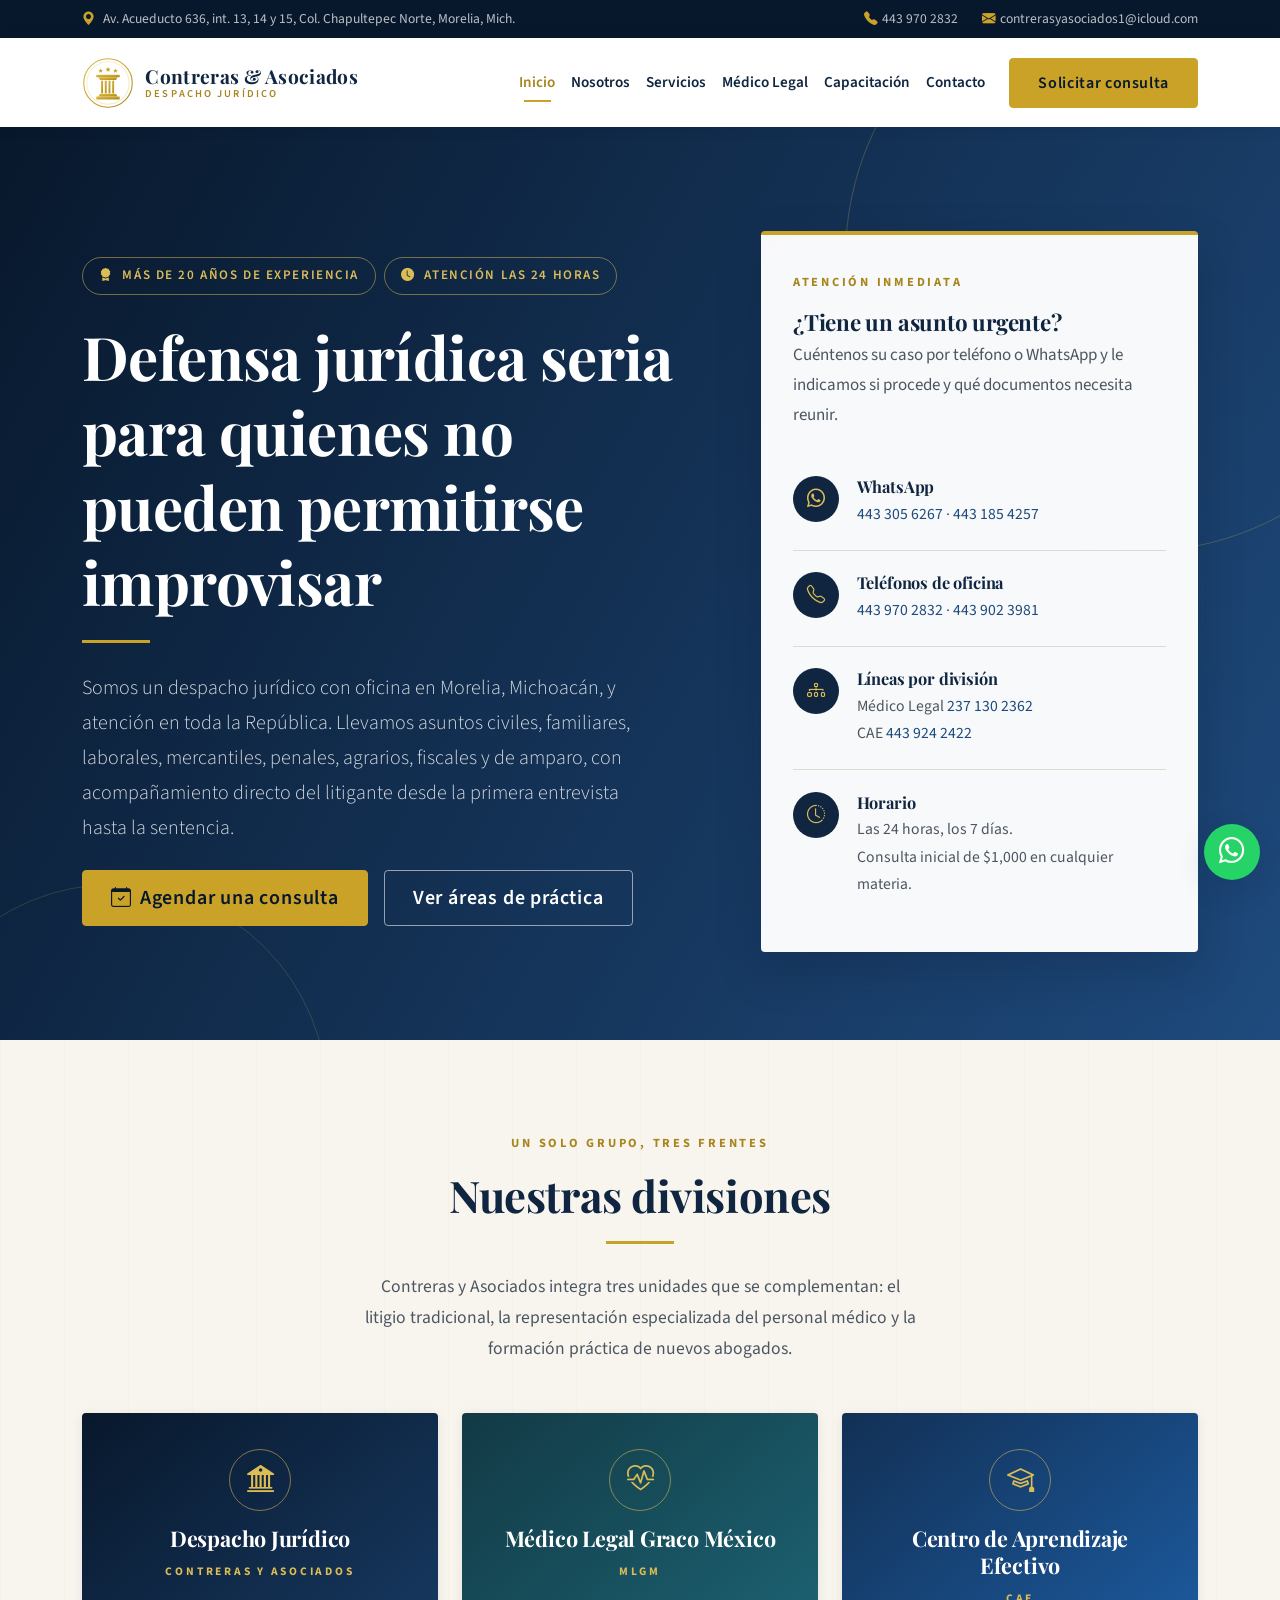
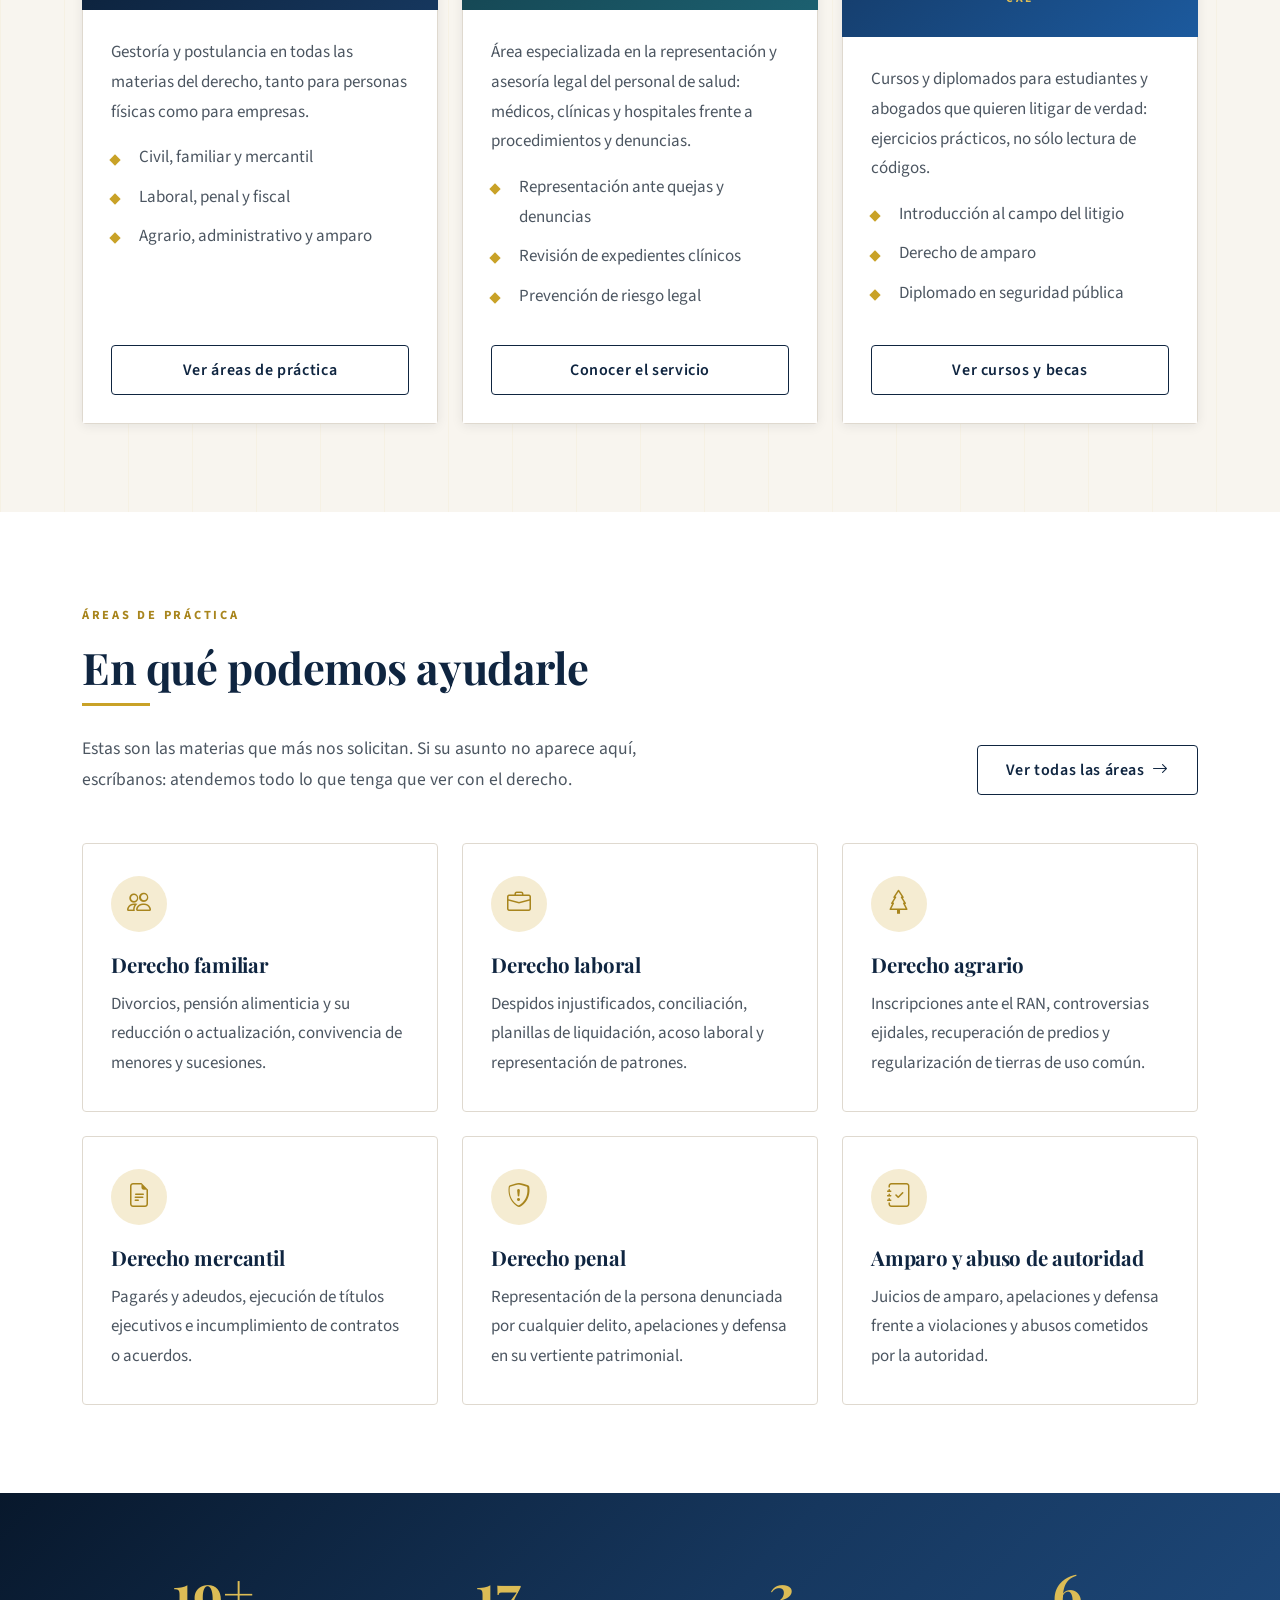
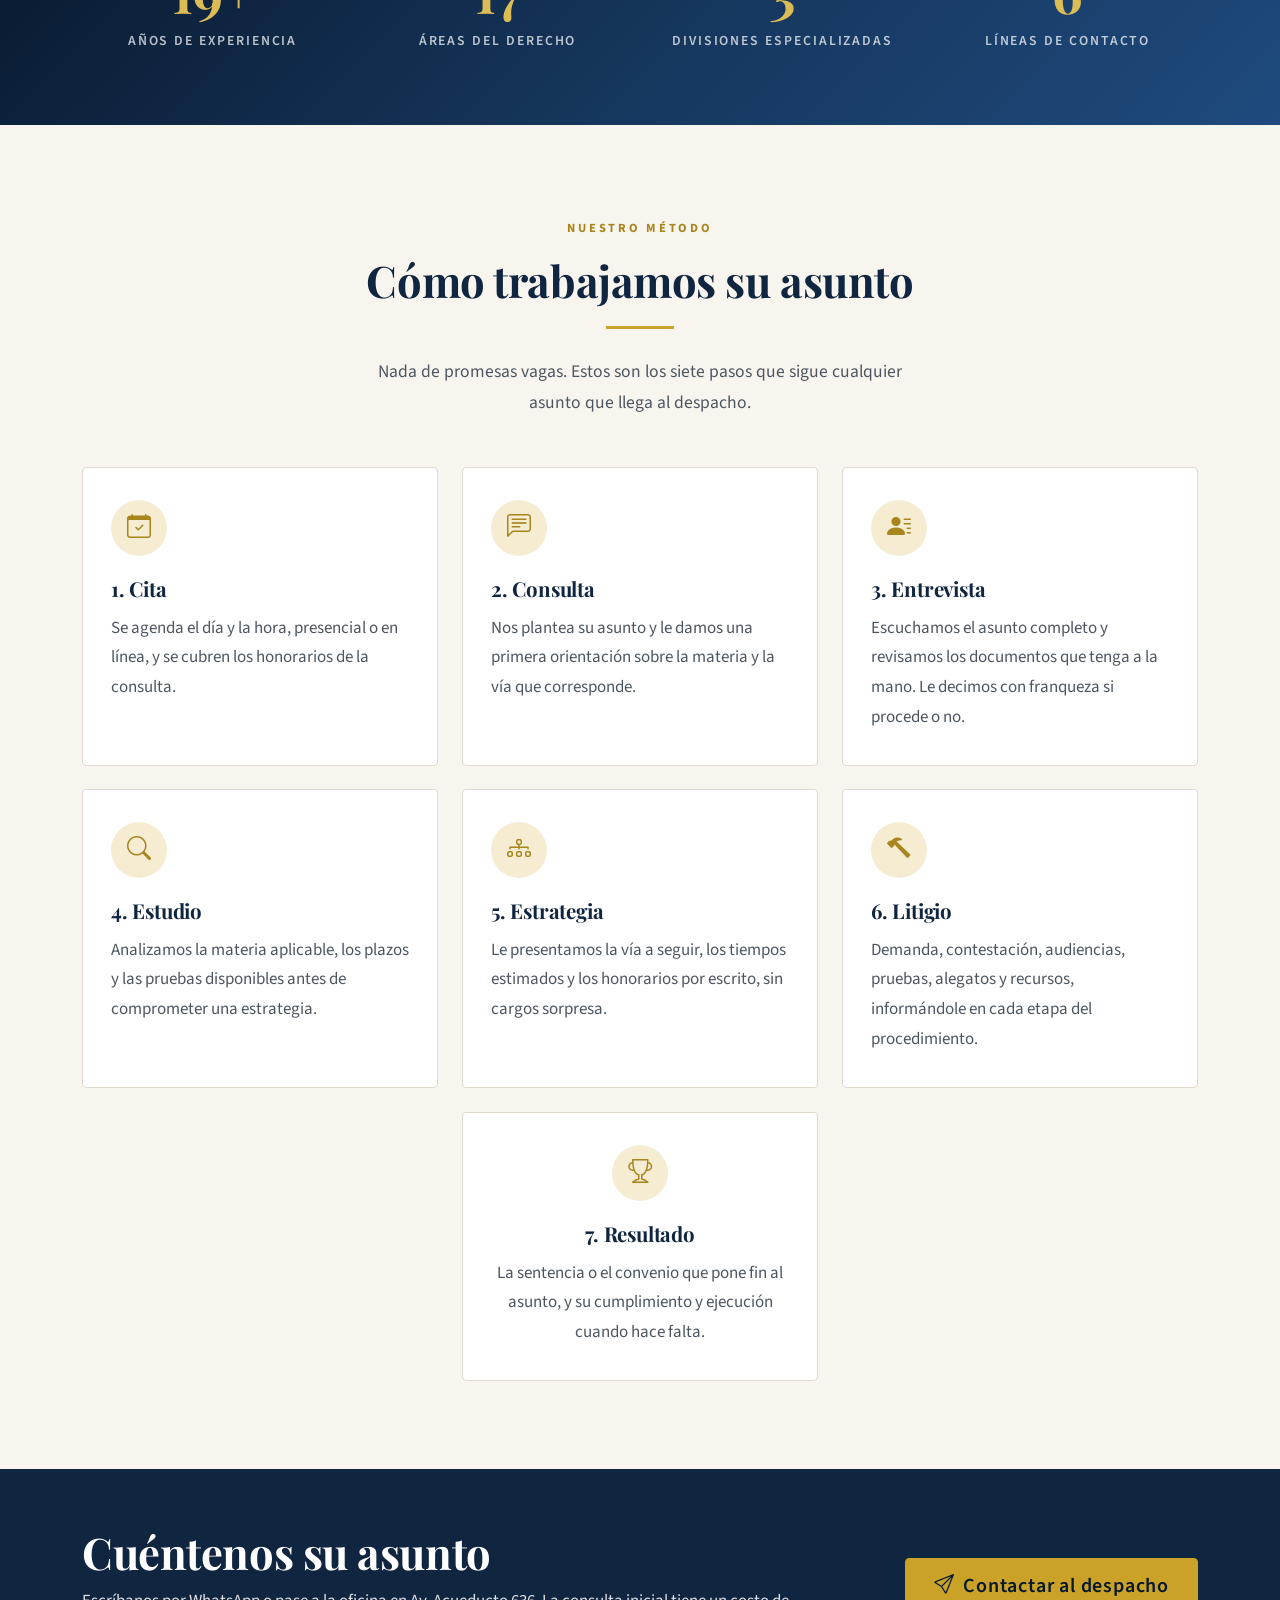
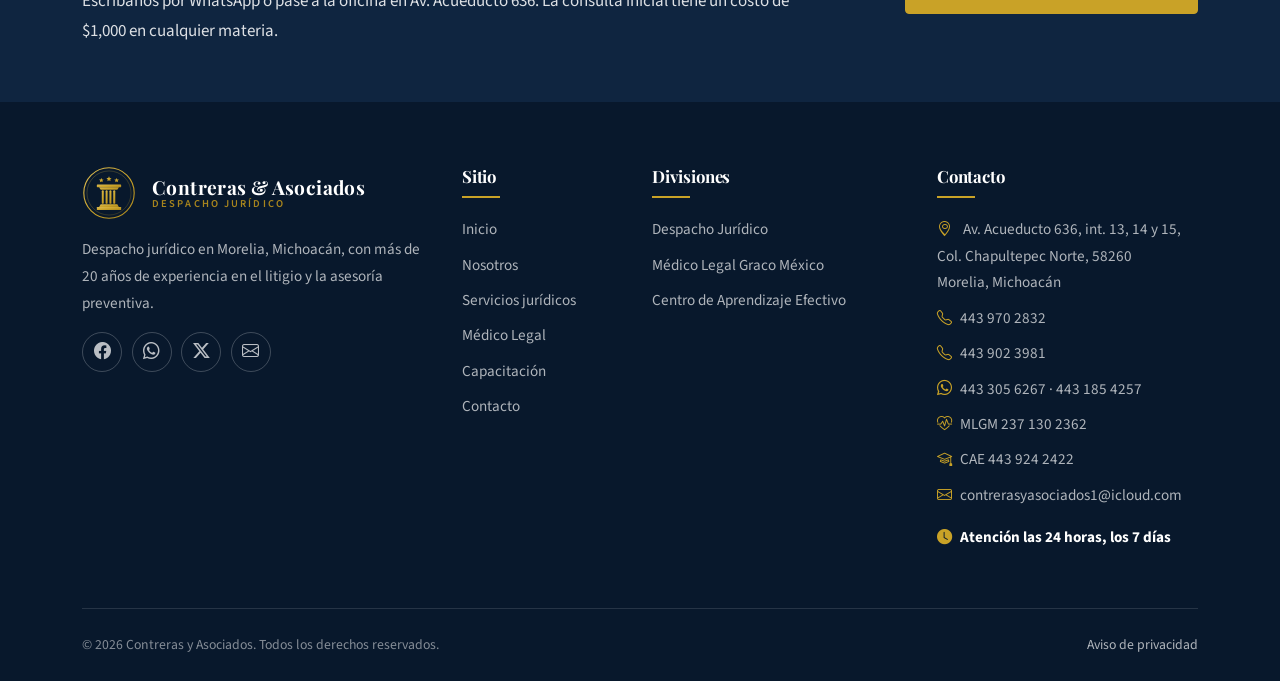
<file: index.html>
<!DOCTYPE html>
<html lang="es-MX">
<head>
  <meta charset="utf-8">
  <meta name="viewport" content="width=device-width, initial-scale=1">
  <title>Contreras y Asociados | Despacho Jurídico en Morelia, Michoacán</title>
  <meta name="description" content="Despacho jurídico en Morelia con más de 20 años de experiencia. Materia civil, familiar, laboral, penal, agraria, fiscal y amparo. Atención las 24 horas.">
  <meta name="author" content="Contreras y Asociados">
  <link rel="canonical" href="https://contrerasasociados.com.mx/">

  <meta property="og:type" content="website">
  <meta property="og:locale" content="es_MX">
  <meta property="og:site_name" content="Contreras y Asociados">
  <meta property="og:title" content="Contreras y Asociados | Despacho Jurídico en Morelia">
  <meta property="og:description" content="Más de 20 años defendiendo a personas y empresas en Michoacán. Asesoría jurídica, servicio médico legal y capacitación para abogados.">

  <meta property="og:url" content="https://contrerasasociados.com.mx/">
  <meta property="og:image" content="https://contrerasasociados.com.mx/assets/img/og-imagen.jpg">
  <meta property="og:image:width" content="1200">
  <meta property="og:image:height" content="630">
  <meta property="og:image:alt" content="Contreras y Asociados, despacho jurídico en Morelia, Michoacán">
  <meta name="twitter:card" content="summary_large_image">
  <meta name="twitter:site" content="@Contyasoc1">

  <link rel="icon" href="assets/img/favicon.svg" type="image/svg+xml">

  <link rel="preconnect" href="https://fonts.googleapis.com">
  <link rel="preconnect" href="https://fonts.gstatic.com" crossorigin>
  <link href="https://fonts.googleapis.com/css2?family=Playfair+Display:wght@600;700&family=Source+Sans+3:wght@400;600;700&display=swap" rel="stylesheet">
  <link href="https://cdn.jsdelivr.net/npm/bootstrap@5.3.3/dist/css/bootstrap.min.css" rel="stylesheet" integrity="sha384-QWTKZyjpPEjISv5WaRU9OFeRpok6YctnYmDr5pNlyT2bRjXh0JMhjY6hW+ALEwIH" crossorigin="anonymous">
  <link href="https://cdn.jsdelivr.net/npm/bootstrap-icons@1.11.3/font/bootstrap-icons.min.css" rel="stylesheet">
  <link href="assets/css/styles.css" rel="stylesheet">

  <script type="application/ld+json">
  {
    "@context": "https://schema.org",
    "@type": "LegalService",
    "name": "Contreras y Asociados",
    "description": "Despacho jurídico con más de 20 años de experiencia en Morelia, Michoacán.",
    "areaServed": "México",
    "address": {
      "@type": "PostalAddress",
      "streetAddress": "Av. Acueducto 636, interior 13, 14 y 15, Col. Chapultepec Norte",
      "addressLocality": "Morelia",
      "addressRegion": "Michoacán",
      "postalCode": "58260",
      "addressCountry": "MX"
    },
    "telephone": [
      "+52-443-970-2832",
      "+52-443-902-3981",
      "+52-443-305-6267",
      "+52-443-185-4257",
      "+52-237-130-2362",
      "+52-443-924-2422"
    ],
    "email": "contrerasyasociados1@icloud.com",
    "sameAs": [
      "https://www.facebook.com/profile.php?id=61590984252569",
      "https://x.com/Contyasoc1"
    ]
  }
  </script>
</head>
<body>
  <a class="enlace-saltar" href="#contenido">Saltar al contenido principal</a>

  <!-- ===================== Barra superior ===================== -->
  <div class="barra-superior d-none d-lg-block">
    <div class="container d-flex justify-content-between align-items-center">
      <span>
        <i class="bi bi-geo-alt-fill texto-oro me-1"></i>
        Av. Acueducto 636, int. 13, 14 y 15, Col. Chapultepec Norte, Morelia, Mich.
      </span>
      <span class="d-flex gap-4">
        <a href="tel:+524439702832"><i class="bi bi-telephone-fill texto-oro me-1"></i>443 970 2832</a>
        <a href="mailto:contrerasyasociados1@icloud.com"><i class="bi bi-envelope-fill texto-oro me-1"></i>contrerasyasociados1@icloud.com</a>
      </span>
    </div>
  </div>

  <!-- ===================== Navegación ===================== -->
  <nav class="navbar navbar-expand-xl navbar-despacho sticky-top">
    <div class="container">
      <a class="navbar-brand" href="index.html">
        <img src="assets/img/logo.svg" alt="" class="marca-logo" width="52" height="52">
        <span class="marca-nombre">
          Contreras &amp; Asociados
          <span class="marca-bajada">Despacho Jurídico</span>
        </span>
      </a>

      <button class="navbar-toggler" type="button" data-bs-toggle="collapse"
              data-bs-target="#menuPrincipal" aria-controls="menuPrincipal"
              aria-expanded="false" aria-label="Abrir menú de navegación">
        <span class="navbar-toggler-icon"></span>
      </button>

      <div class="collapse navbar-collapse" id="menuPrincipal">
        <ul class="navbar-nav ms-auto align-items-xl-center">
          <li class="nav-item"><a class="nav-link" href="index.html">Inicio</a></li>
          <li class="nav-item"><a class="nav-link" href="nosotros.html">Nosotros</a></li>
          <li class="nav-item"><a class="nav-link" href="servicios.html">Servicios</a></li>
          <li class="nav-item"><a class="nav-link" href="medico-legal.html">Médico Legal</a></li>
          <li class="nav-item"><a class="nav-link" href="cae.html">Capacitación</a></li>
          <li class="nav-item"><a class="nav-link" href="contacto.html">Contacto</a></li>
          <li class="nav-item ms-xl-3 mt-3 mt-xl-0">
            <a class="btn btn-oro w-100" href="contacto.html#formulario">Solicitar consulta</a>
          </li>
        </ul>
      </div>
    </div>
  </nav>

  <main id="contenido">

    <!-- ===================== Hero ===================== -->
    <section class="hero">
      <div class="container hero-contenido">
        <div class="row align-items-center g-5">
          <div class="col-lg-7">
            <div class="d-flex flex-wrap gap-2">
              <span class="hero-sello">
                <i class="bi bi-award-fill"></i> Más de 20 años de experiencia
              </span>
              <span class="hero-sello">
                <i class="bi bi-clock-fill"></i> Atención las 24 horas
              </span>
            </div>
            <h1>Defensa jurídica seria para quienes no pueden permitirse improvisar</h1>
            <hr class="regla-oro">
            <p class="lead">
              Somos un despacho jurídico con oficina en Morelia, Michoacán, y atención
              en toda la República. Llevamos asuntos civiles, familiares, laborales,
              mercantiles, penales, agrarios, fiscales y de amparo, con acompañamiento
              directo del litigante desde la primera entrevista hasta la sentencia.
            </p>
            <div class="d-flex flex-wrap gap-3 mt-4">
              <a class="btn btn-oro btn-lg" href="contacto.html#formulario">
                <i class="bi bi-calendar-check me-2"></i>Agendar una consulta
              </a>
              <a class="btn btn-contorno-claro btn-lg" href="servicios.html">
                Ver áreas de práctica
              </a>
            </div>
          </div>

          <div class="col-lg-5">
            <div class="hero-tarjeta">
              <span class="eyebrow">Atención inmediata</span>
              <h2>¿Tiene un asunto urgente?</h2>
              <p class="mb-4">
                Cuéntenos su caso por teléfono o WhatsApp y le indicamos si procede
                y qué documentos necesita reunir.
              </p>

              <div class="bloque-contacto">
                <span class="icono-contacto"><i class="bi bi-whatsapp"></i></span>
                <div>
                  <h3>WhatsApp</h3>
                  <p>
                    <a href="https://wa.me/524433056267" target="_blank" rel="noopener">443 305 6267</a> ·
                    <a href="https://wa.me/524431854257" target="_blank" rel="noopener">443 185 4257</a>
                  </p>
                </div>
              </div>

              <div class="bloque-contacto">
                <span class="icono-contacto"><i class="bi bi-telephone"></i></span>
                <div>
                  <h3>Teléfonos de oficina</h3>
                  <p>
                    <a href="tel:+524439702832">443 970 2832</a> ·
                    <a href="tel:+524439023981">443 902 3981</a>
                  </p>
                </div>
              </div>

              <div class="bloque-contacto">
                <span class="icono-contacto"><i class="bi bi-diagram-3"></i></span>
                <div>
                  <h3>Líneas por división</h3>
                  <p>
                    Médico Legal <a href="tel:+522371302362">237 130 2362</a><br>
                    CAE <a href="tel:+524439242422">443 924 2422</a>
                  </p>
                </div>
              </div>

              <div class="bloque-contacto">
                <span class="icono-contacto"><i class="bi bi-clock-history"></i></span>
                <div>
                  <h3>Horario</h3>
                  <p>
                    Las 24 horas, los 7 días.<br>
                    Consulta inicial de $1,000 en cualquier materia.
                  </p>
                </div>
              </div>
            </div>
          </div>
        </div>
      </div>
    </section>

    <!-- ===================== Las tres divisiones ===================== -->
    <section class="seccion fondo-marfil patron-columnas">
      <div class="container">
        <div class="text-center revelar">
          <span class="eyebrow">Un solo grupo, tres frentes</span>
          <h2 class="titulo-seccion">Nuestras divisiones</h2>
          <hr class="regla-oro mx-auto">
          <p class="entradilla">
            Contreras y Asociados integra tres unidades que se complementan: el litigio
            tradicional, la representación especializada del personal médico y la formación
            práctica de nuevos abogados.
          </p>
        </div>

        <div class="row g-4 mt-4">
          <div class="col-lg-4 revelar">
            <article class="tarjeta-division">
              <div class="division-cabecera division-juridico">
                <span class="division-icono"><i class="bi bi-bank2"></i></span>
                <h3>Despacho Jurídico</h3>
                <span class="division-siglas">Contreras y Asociados</span>
              </div>
              <div class="division-cuerpo">
                <p>
                  Gestoría y postulancia en todas las materias del derecho, tanto para
                  personas físicas como para empresas.
                </p>
                <ul class="lista-marcada">
                  <li>Civil, familiar y mercantil</li>
                  <li>Laboral, penal y fiscal</li>
                  <li>Agrario, administrativo y amparo</li>
                </ul>
                <a class="btn btn-contorno-azul w-100" href="servicios.html">
                  Ver áreas de práctica
                </a>
              </div>
            </article>
          </div>

          <div class="col-lg-4 revelar">
            <article class="tarjeta-division">
              <div class="division-cabecera division-medico">
                <span class="division-icono"><i class="bi bi-heart-pulse"></i></span>
                <h3>Médico Legal Graco México</h3>
                <span class="division-siglas">MLGM</span>
              </div>
              <div class="division-cuerpo">
                <p>
                  Área especializada en la representación y asesoría legal del personal
                  de salud: médicos, clínicas y hospitales frente a procedimientos y
                  denuncias.
                </p>
                <ul class="lista-marcada">
                  <li>Representación ante quejas y denuncias</li>
                  <li>Revisión de expedientes clínicos</li>
                  <li>Prevención de riesgo legal</li>
                </ul>
                <a class="btn btn-contorno-azul w-100" href="medico-legal.html">
                  Conocer el servicio
                </a>
              </div>
            </article>
          </div>

          <div class="col-lg-4 revelar">
            <article class="tarjeta-division">
              <div class="division-cabecera division-cae">
                <span class="division-icono"><i class="bi bi-mortarboard"></i></span>
                <h3>Centro de Aprendizaje Efectivo</h3>
                <span class="division-siglas">CAE</span>
              </div>
              <div class="division-cuerpo">
                <p>
                  Cursos y diplomados para estudiantes y abogados que quieren litigar de
                  verdad: ejercicios prácticos, no sólo lectura de códigos.
                </p>
                <ul class="lista-marcada">
                  <li>Introducción al campo del litigio</li>
                  <li>Derecho de amparo</li>
                  <li>Diplomado en seguridad pública</li>
                </ul>
                <a class="btn btn-contorno-azul w-100" href="cae.html">
                  Ver cursos y becas
                </a>
              </div>
            </article>
          </div>
        </div>
      </div>
    </section>

    <!-- ===================== Áreas destacadas ===================== -->
    <section class="seccion">
      <div class="container">
        <div class="row align-items-end mb-5 revelar">
          <div class="col-lg-8">
            <span class="eyebrow">Áreas de práctica</span>
            <h2 class="titulo-seccion mb-2">En qué podemos ayudarle</h2>
            <hr class="regla-oro">
            <p class="entradilla mb-0">
              Estas son las materias que más nos solicitan. Si su asunto no aparece
              aquí, escríbanos: atendemos todo lo que tenga que ver con el derecho.
            </p>
          </div>
          <div class="col-lg-4 text-lg-end mt-4 mt-lg-0">
            <a class="btn btn-contorno-azul" href="servicios.html">
              Ver todas las áreas <i class="bi bi-arrow-right ms-1"></i>
            </a>
          </div>
        </div>

        <div class="row g-4">
          <div class="col-md-6 col-lg-4 revelar">
            <article class="tarjeta">
              <span class="icono-tarjeta"><i class="bi bi-people"></i></span>
              <h3>Derecho familiar</h3>
              <p>
                Divorcios, pensión alimenticia y su reducción o actualización,
                convivencia de menores y sucesiones.
              </p>
            </article>
          </div>

          <div class="col-md-6 col-lg-4 revelar">
            <article class="tarjeta">
              <span class="icono-tarjeta"><i class="bi bi-briefcase"></i></span>
              <h3>Derecho laboral</h3>
              <p>
                Despidos injustificados, conciliación, planillas de liquidación, acoso
                laboral y representación de patrones.
              </p>
            </article>
          </div>

          <div class="col-md-6 col-lg-4 revelar">
            <article class="tarjeta">
              <span class="icono-tarjeta"><i class="bi bi-tree"></i></span>
              <h3>Derecho agrario</h3>
              <p>
                Inscripciones ante el RAN, controversias ejidales, recuperación de
                predios y regularización de tierras de uso común.
              </p>
            </article>
          </div>

          <div class="col-md-6 col-lg-4 revelar">
            <article class="tarjeta">
              <span class="icono-tarjeta"><i class="bi bi-file-earmark-text"></i></span>
              <h3>Derecho mercantil</h3>
              <p>
                Pagarés y adeudos, ejecución de títulos ejecutivos e incumplimiento
                de contratos o acuerdos.
              </p>
            </article>
          </div>

          <div class="col-md-6 col-lg-4 revelar">
            <article class="tarjeta">
              <span class="icono-tarjeta"><i class="bi bi-shield-exclamation"></i></span>
              <h3>Derecho penal</h3>
              <p>
                Representación de la persona denunciada por cualquier delito,
                apelaciones y defensa en su vertiente patrimonial.
              </p>
            </article>
          </div>

          <div class="col-md-6 col-lg-4 revelar">
            <article class="tarjeta">
              <span class="icono-tarjeta"><i class="bi bi-journal-check"></i></span>
              <h3>Amparo y abuso de autoridad</h3>
              <p>
                Juicios de amparo, apelaciones y defensa frente a violaciones y
                abusos cometidos por la autoridad.
              </p>
            </article>
          </div>
        </div>
      </div>
    </section>

    <!-- ===================== Trayectoria ===================== -->
    <section class="seccion-compacta fondo-degradado">
      <div class="container">
        <div class="row g-4">
          <div class="col-6 col-lg-3 revelar">
            <div class="contador">
              <span class="contador-numero"><span data-objetivo="20">0</span>+</span>
              <span class="contador-etiqueta">Años de experiencia</span>
            </div>
          </div>
          <div class="col-6 col-lg-3 revelar">
            <div class="contador">
              <span class="contador-numero" data-objetivo="18">0</span>
              <span class="contador-etiqueta">Áreas del derecho</span>
            </div>
          </div>
          <div class="col-6 col-lg-3 revelar">
            <div class="contador">
              <span class="contador-numero" data-objetivo="3">0</span>
              <span class="contador-etiqueta">Divisiones especializadas</span>
            </div>
          </div>
          <div class="col-6 col-lg-3 revelar">
            <div class="contador">
              <!-- Si cambia el número de líneas, actualizar también contacto.html -->
              <span class="contador-numero" data-objetivo="6">0</span>
              <span class="contador-etiqueta">Líneas de contacto</span>
            </div>
          </div>
        </div>
      </div>
    </section>

    <!-- ===================== Cómo trabajamos ===================== -->
    <section class="seccion fondo-marfil">
      <div class="container">
        <div class="text-center revelar">
          <span class="eyebrow">Nuestro método</span>
          <h2 class="titulo-seccion">Cómo trabajamos su asunto</h2>
          <hr class="regla-oro mx-auto">
          <p class="entradilla">
            Nada de promesas vagas. Estos son los siete pasos que sigue cualquier
            asunto que llega al despacho.
          </p>
        </div>

        <div class="row g-4 mt-4">
          <div class="col-md-6 col-lg-4 revelar">
            <article class="tarjeta h-100">
              <span class="icono-tarjeta"><i class="bi bi-calendar-check"></i></span>
              <h3>1. Cita</h3>
              <p>
                Se agenda el día y la hora, presencial o en línea, y se cubren
                los honorarios de la consulta.
              </p>
            </article>
          </div>
          <div class="col-md-6 col-lg-4 revelar">
            <article class="tarjeta h-100">
              <span class="icono-tarjeta"><i class="bi bi-chat-left-text"></i></span>
              <h3>2. Consulta</h3>
              <p>
                Nos plantea su asunto y le damos una primera orientación sobre
                la materia y la vía que corresponde.
              </p>
            </article>
          </div>
          <div class="col-md-6 col-lg-4 revelar">
            <article class="tarjeta h-100">
              <span class="icono-tarjeta"><i class="bi bi-person-lines-fill"></i></span>
              <h3>3. Entrevista</h3>
              <p>
                Escuchamos el asunto completo y revisamos los documentos que
                tenga a la mano. Le decimos con franqueza si procede o no.
              </p>
            </article>
          </div>
          <div class="col-md-6 col-lg-4 revelar">
            <article class="tarjeta h-100">
              <span class="icono-tarjeta"><i class="bi bi-search"></i></span>
              <h3>4. Estudio</h3>
              <p>
                Analizamos la materia aplicable, los plazos y las pruebas
                disponibles antes de comprometer una estrategia.
              </p>
            </article>
          </div>
          <div class="col-md-6 col-lg-4 revelar">
            <article class="tarjeta h-100">
              <span class="icono-tarjeta"><i class="bi bi-diagram-3"></i></span>
              <h3>5. Estrategia</h3>
              <p>
                Le presentamos la vía a seguir, los tiempos estimados y los
                honorarios por escrito, sin cargos sorpresa.
              </p>
            </article>
          </div>
          <div class="col-md-6 col-lg-4 revelar">
            <article class="tarjeta h-100">
              <span class="icono-tarjeta"><i class="bi bi-hammer"></i></span>
              <h3>6. Litigio</h3>
              <p>
                Demanda, contestación, audiencias, pruebas, alegatos y recursos,
                informándole en cada etapa del procedimiento.
              </p>
            </article>
          </div>
          <div class="col-lg-4 offset-lg-4 col-md-6 offset-md-3 revelar">
            <article class="tarjeta h-100 text-center">
              <span class="icono-tarjeta mx-auto"><i class="bi bi-trophy"></i></span>
              <h3>7. Resultado</h3>
              <p>
                La sentencia o el convenio que pone fin al asunto, y su
                cumplimiento y ejecución cuando hace falta.
              </p>
            </article>
          </div>
        </div>
      </div>
    </section>

    <!-- ===================== Llamado a la acción ===================== -->
    <section class="seccion-compacta fondo-azul">
      <div class="container">
        <div class="row align-items-center g-4 revelar">
          <div class="col-lg-8">
            <h2 class="titulo-seccion mb-2">Cuéntenos su asunto</h2>
            <p class="mb-0">
              Escríbanos por WhatsApp o pase a la oficina en Av. Acueducto 636.
              La consulta inicial tiene un costo de $1,000 en cualquier materia.
            </p>
          </div>
          <div class="col-lg-4 text-lg-end">
            <a class="btn btn-oro btn-lg" href="contacto.html#formulario">
              <i class="bi bi-send me-2"></i>Contactar al despacho
            </a>
          </div>
        </div>
      </div>
    </section>

  </main>

  <!-- ===================== Pie de página ===================== -->
  <footer class="pie">
    <div class="container">
      <div class="row g-4">
        <div class="col-lg-4">
          <div class="d-flex align-items-center gap-3 mb-3">
            <img src="assets/img/logo.svg" alt="" width="54" height="54">
            <span class="marca-nombre text-white">
              Contreras &amp; Asociados
              <span class="marca-bajada">Despacho Jurídico</span>
            </span>
          </div>
          <p>
            Despacho jurídico en Morelia, Michoacán, con más de 20 años de experiencia
            en el litigio y la asesoría preventiva.
          </p>
          <div class="redes-sociales mt-3">
            <a href="https://www.facebook.com/profile.php?id=61590984252569" target="_blank"
               rel="noopener" aria-label="Facebook de Contreras y Asociados">
              <i class="bi bi-facebook"></i>
            </a>
            <a href="https://wa.me/524433056267" target="_blank" rel="noopener"
               aria-label="WhatsApp de Contreras y Asociados">
              <i class="bi bi-whatsapp"></i>
            </a>
            <a href="https://x.com/Contyasoc1" target="_blank" rel="noopener"
               aria-label="Contreras y Asociados en X">
              <i class="bi bi-twitter-x"></i>
            </a>
            <a href="mailto:contrerasyasociados1@icloud.com"
               aria-label="Correo de Contreras y Asociados">
              <i class="bi bi-envelope"></i>
            </a>
          </div>
        </div>

        <div class="col-6 col-lg-2">
          <h4>Sitio</h4>
          <ul class="pie-enlaces">
            <li><a href="index.html">Inicio</a></li>
            <li><a href="nosotros.html">Nosotros</a></li>
            <li><a href="servicios.html">Servicios jurídicos</a></li>
            <li><a href="medico-legal.html">Médico Legal</a></li>
            <li><a href="cae.html">Capacitación</a></li>
            <li><a href="contacto.html">Contacto</a></li>
          </ul>
        </div>

        <div class="col-6 col-lg-3">
          <h4>Divisiones</h4>
          <ul class="pie-enlaces">
            <li><a href="servicios.html">Despacho Jurídico</a></li>
            <li><a href="medico-legal.html">Médico Legal Graco México</a></li>
            <li><a href="cae.html">Centro de Aprendizaje Efectivo</a></li>
          </ul>
        </div>

        <div class="col-lg-3">
          <h4>Contacto</h4>
          <ul class="pie-enlaces">
            <li>
              <i class="bi bi-geo-alt texto-oro me-2"></i>
              Av. Acueducto 636, int. 13, 14 y 15,<br>
              Col. Chapultepec Norte, 58260<br>
              Morelia, Michoacán
            </li>
            <li><i class="bi bi-telephone texto-oro me-2"></i><a href="tel:+524439702832">443 970 2832</a></li>
            <li><i class="bi bi-telephone texto-oro me-2"></i><a href="tel:+524439023981">443 902 3981</a></li>
            <li><i class="bi bi-whatsapp texto-oro me-2"></i><a href="https://wa.me/524433056267" target="_blank" rel="noopener">443 305 6267</a> &middot; <a href="https://wa.me/524431854257" target="_blank" rel="noopener">443 185 4257</a></li>
            <li><i class="bi bi-heart-pulse texto-oro me-2"></i>MLGM <a href="tel:+522371302362">237 130 2362</a></li>
            <li><i class="bi bi-mortarboard texto-oro me-2"></i>CAE <a href="tel:+524439242422">443 924 2422</a></li>
            <li><i class="bi bi-envelope texto-oro me-2"></i><a href="mailto:contrerasyasociados1@icloud.com">contrerasyasociados1@icloud.com</a></li>
            <li class="mt-3"><i class="bi bi-clock-fill texto-oro me-2"></i><strong class="text-white">Atención las 24 horas, los 7 días</strong></li>
          </ul>
        </div>
      </div>

      <div class="pie-legal">
        <div class="row gy-2 align-items-center">
          <div class="col-md-8">
            &copy; <span data-anio-actual>2026</span> Contreras y Asociados. Todos los derechos reservados.
          </div>
          <div class="col-md-4 text-md-end">
            <a href="aviso-de-privacidad.html">Aviso de privacidad</a>
          </div>
        </div>
      </div>
    </div>
  </footer>

  <a class="boton-whatsapp" href="https://wa.me/524433056267" target="_blank"
     rel="noopener" aria-label="Escribir por WhatsApp">
    <i class="bi bi-whatsapp"></i>
  </a>
  <button class="boton-arriba" type="button" data-boton-arriba aria-label="Volver arriba">
    <i class="bi bi-arrow-up"></i>
  </button>

  <script src="https://cdn.jsdelivr.net/npm/bootstrap@5.3.3/dist/js/bootstrap.bundle.min.js" integrity="sha384-YvpcrYf0tY3lHB60NNkmXc5s9fDVZLESaAA55NDzOxhy9GkcIdslK1eN7N6jIeHz" crossorigin="anonymous"></script>
  <script src="assets/js/main.js"></script>
</body>
</html>
</file>
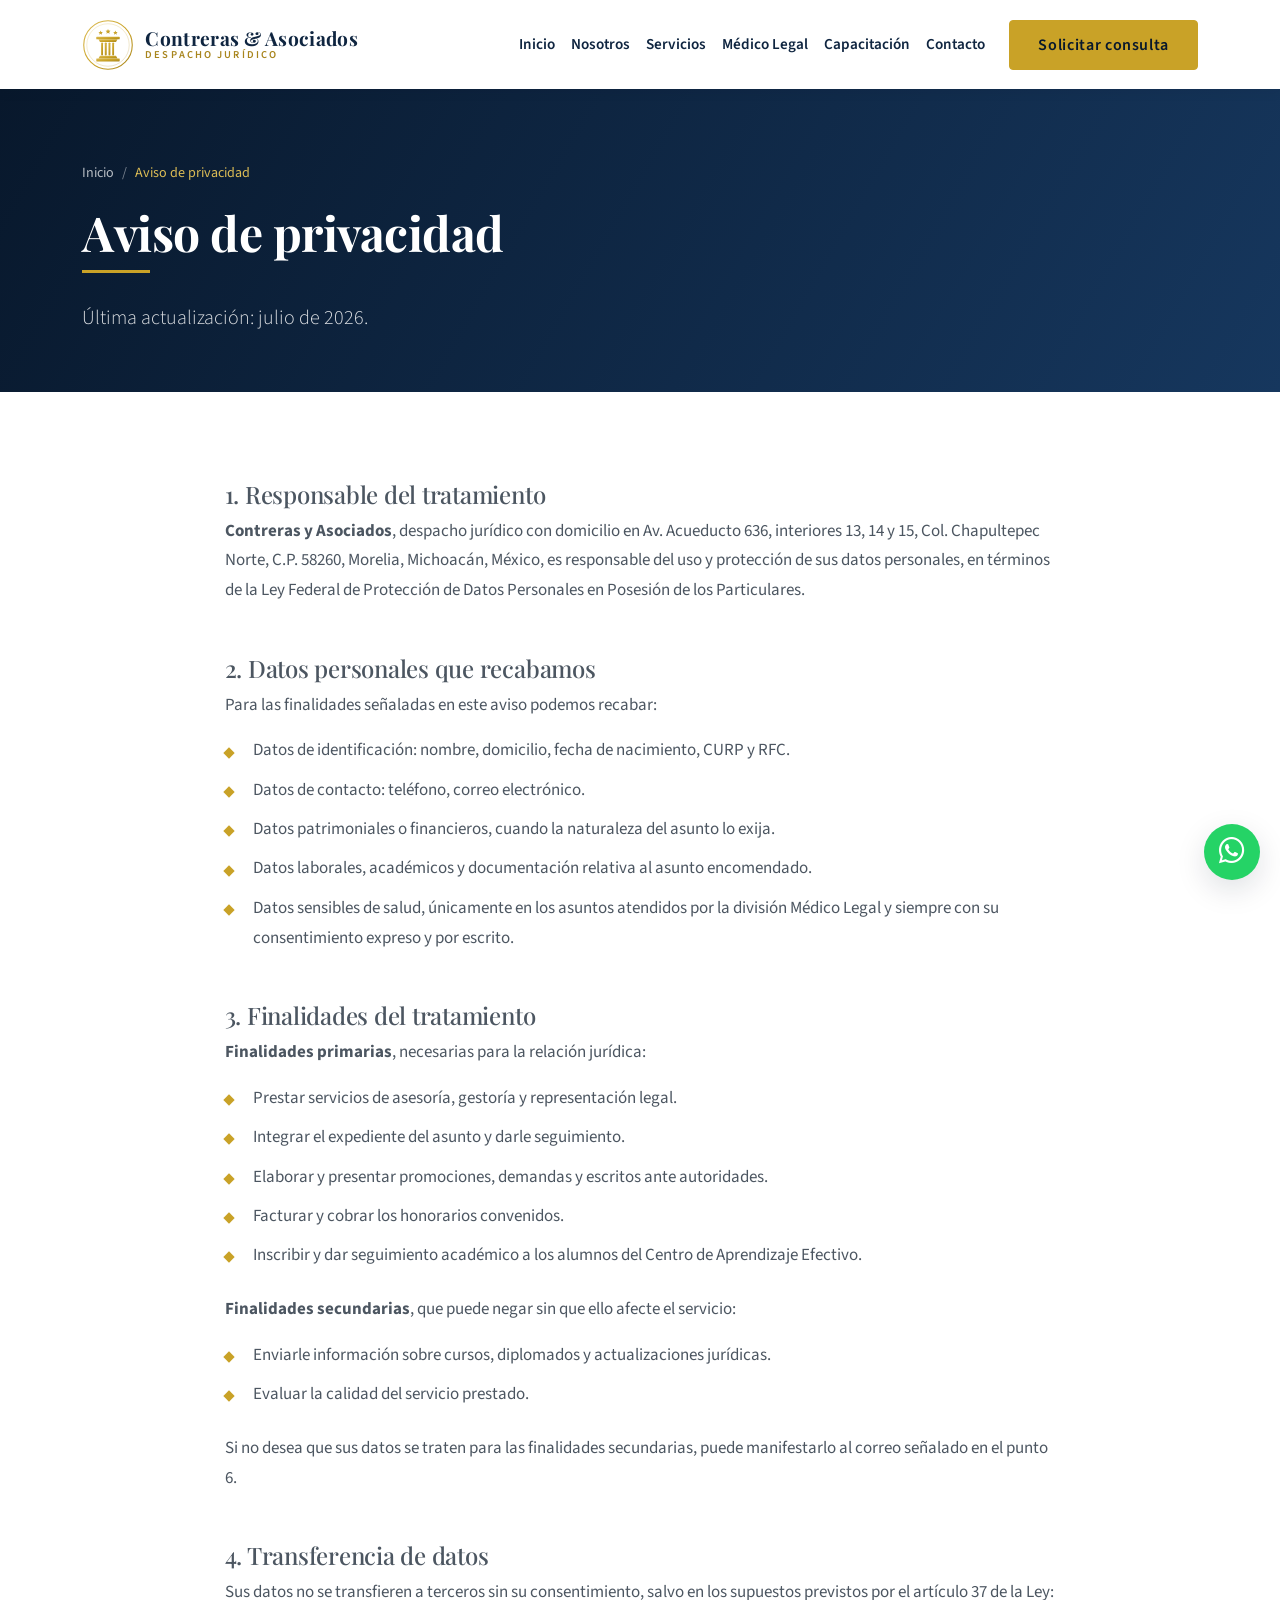
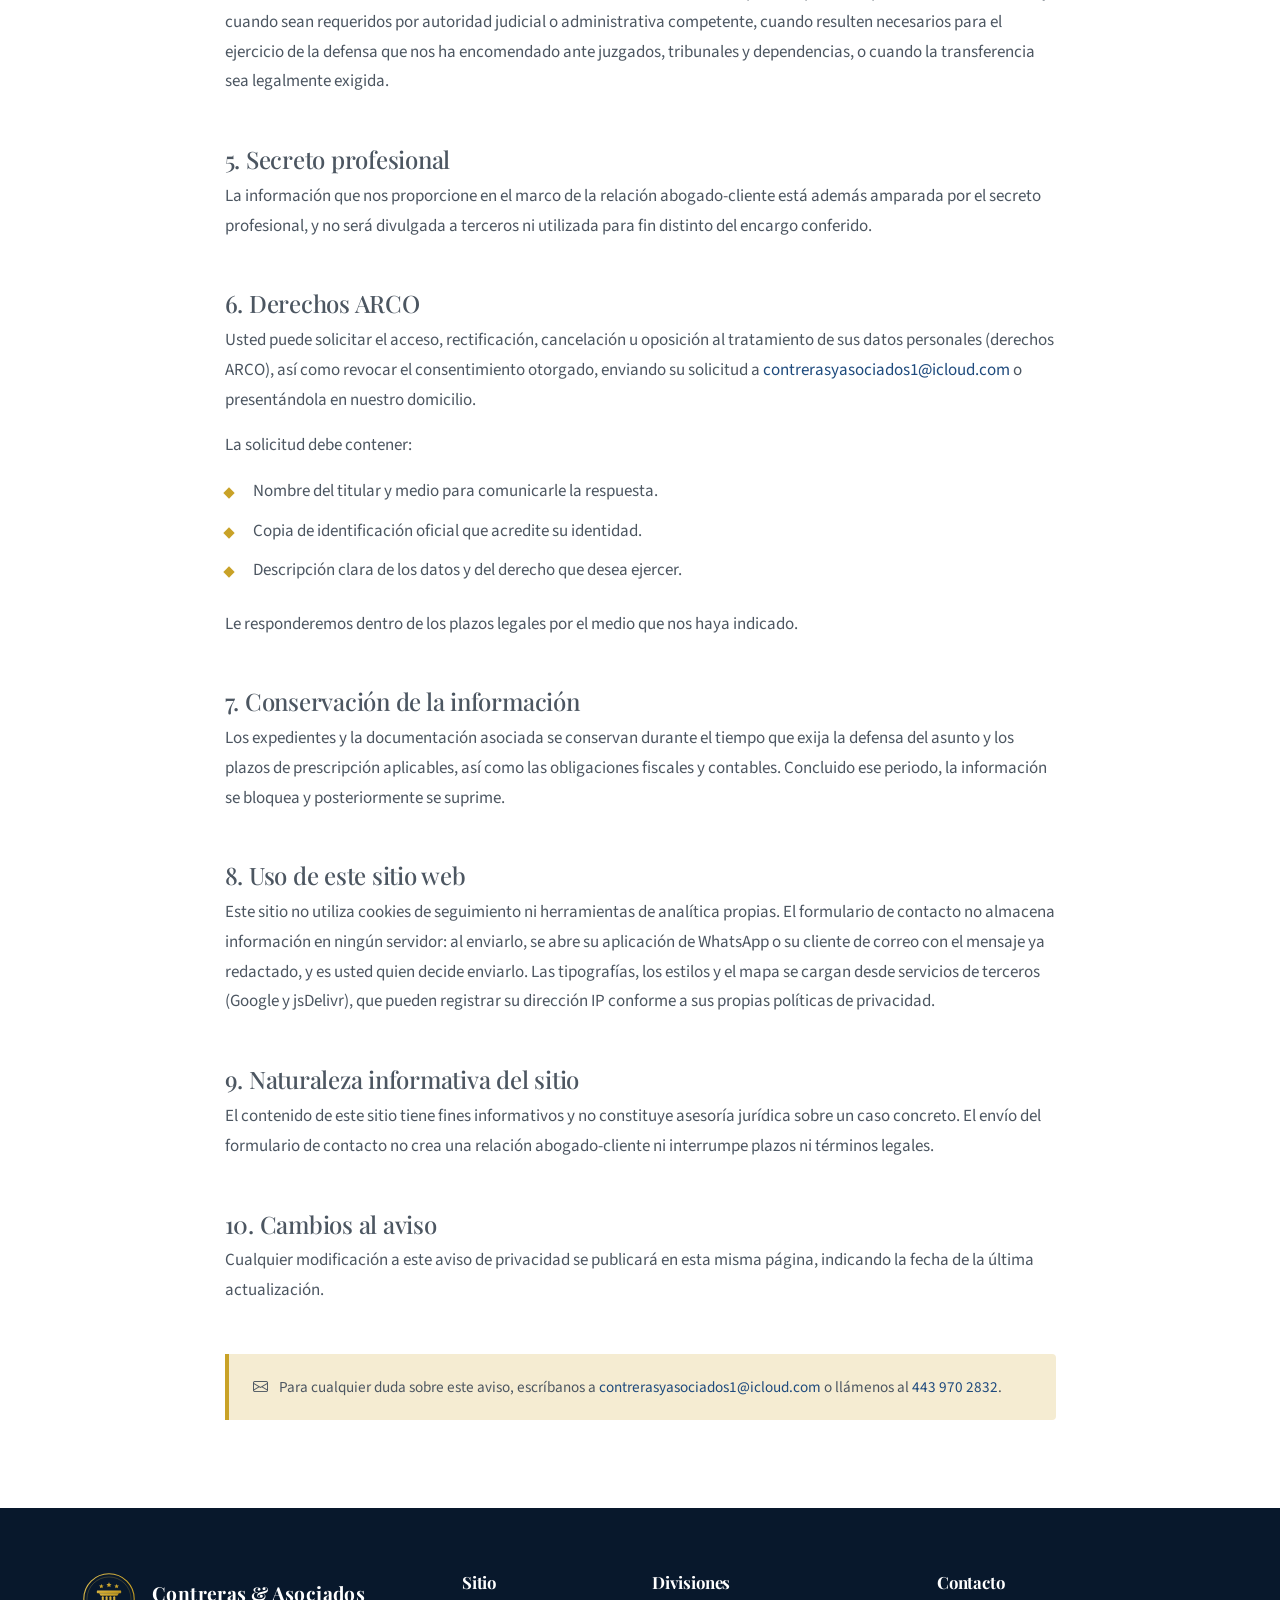
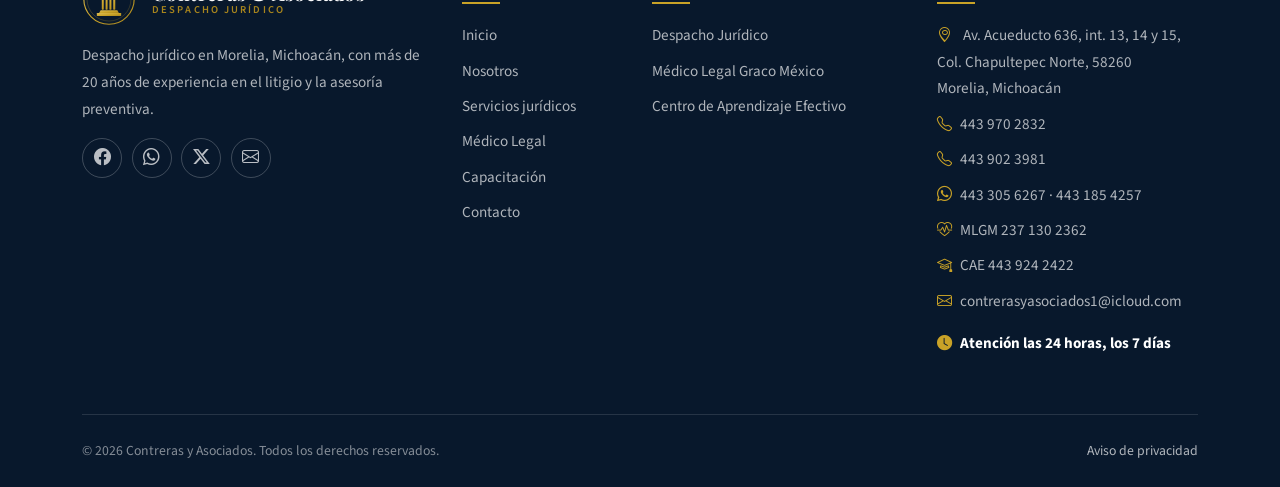
<file: aviso-de-privacidad.html>
<!DOCTYPE html>
<html lang="es-MX">
<head>
  <meta charset="utf-8">
  <meta name="viewport" content="width=device-width, initial-scale=1">
  <title>Aviso de privacidad | Contreras y Asociados</title>
  <meta name="description" content="Aviso de privacidad integral del despacho jurídico Contreras y Asociados, Morelia, Michoacán.">
  <meta name="robots" content="index, follow">
  <link rel="canonical" href="https://contrerasasociados.com.mx/aviso-de-privacidad.html">

  <meta property="og:type" content="website">
  <meta property="og:locale" content="es_MX">
  <meta property="og:site_name" content="Contreras y Asociados">
  <meta property="og:title" content="Aviso de privacidad | Contreras y Asociados">
  <meta property="og:description" content="Aviso de privacidad integral del despacho jurídico Contreras y Asociados, Morelia, Michoacán.">
  <meta property="og:url" content="https://contrerasasociados.com.mx/aviso-de-privacidad.html">
  <meta property="og:image" content="https://contrerasasociados.com.mx/assets/img/og-imagen.jpg">
  <meta property="og:image:width" content="1200">
  <meta property="og:image:height" content="630">
  <meta property="og:image:alt" content="Contreras y Asociados, despacho jurídico en Morelia, Michoacán">
  <meta name="twitter:card" content="summary_large_image">
  <meta name="twitter:site" content="@Contyasoc1">

  <link rel="icon" href="assets/img/favicon.svg" type="image/svg+xml">

  <link rel="preconnect" href="https://fonts.googleapis.com">
  <link rel="preconnect" href="https://fonts.gstatic.com" crossorigin>
  <link href="https://fonts.googleapis.com/css2?family=Playfair+Display:wght@600;700&family=Source+Sans+3:wght@400;600;700&display=swap" rel="stylesheet">
  <link href="https://cdn.jsdelivr.net/npm/bootstrap@5.3.3/dist/css/bootstrap.min.css" rel="stylesheet" integrity="sha384-QWTKZyjpPEjISv5WaRU9OFeRpok6YctnYmDr5pNlyT2bRjXh0JMhjY6hW+ALEwIH" crossorigin="anonymous">
  <link href="https://cdn.jsdelivr.net/npm/bootstrap-icons@1.11.3/font/bootstrap-icons.min.css" rel="stylesheet">
  <link href="assets/css/styles.css" rel="stylesheet">

  <script type="application/ld+json">
  {
    "@context": "https://schema.org",
    "@graph": [
      {
        "@type": "BreadcrumbList",
        "itemListElement": [
          {
            "@type": "ListItem",
            "position": 1,
            "name": "Inicio"
          },
          {
            "@type": "ListItem",
            "position": 2,
            "name": "Aviso de privacidad",
            "item": "https://contrerasasociados.com.mx/aviso-de-privacidad.html"
          }
        ]
      }
    ]
  }
  </script>
</head>
<!--
  IMPORTANTE PARA QUIEN MANTIENE EL SITIO
  Este documento es una redaccion base conforme a la Ley Federal de Proteccion de
  Datos Personales en Posesion de los Particulares. Debe ser revisado y aprobado
  por la direccion del despacho antes de considerarse definitivo, y actualizado
  cada vez que cambien las finalidades del tratamiento o los datos de contacto.
-->
<body>
  <a class="enlace-saltar" href="#contenido">Saltar al contenido principal</a>

  <nav class="navbar navbar-expand-xl navbar-despacho sticky-top">
    <div class="container">
      <a class="navbar-brand" href="index.html">
        <img src="assets/img/logo.svg" alt="" class="marca-logo" width="52" height="52">
        <span class="marca-nombre">
          Contreras &amp; Asociados
          <span class="marca-bajada">Despacho Jurídico</span>
        </span>
      </a>
      <button class="navbar-toggler" type="button" data-bs-toggle="collapse"
              data-bs-target="#menuPrincipal" aria-controls="menuPrincipal"
              aria-expanded="false" aria-label="Abrir menú de navegación">
        <span class="navbar-toggler-icon"></span>
      </button>
      <div class="collapse navbar-collapse" id="menuPrincipal">
        <ul class="navbar-nav ms-auto align-items-xl-center">
          <li class="nav-item"><a class="nav-link" href="index.html">Inicio</a></li>
          <li class="nav-item"><a class="nav-link" href="nosotros.html">Nosotros</a></li>
          <li class="nav-item"><a class="nav-link" href="servicios.html">Servicios</a></li>
          <li class="nav-item"><a class="nav-link" href="medico-legal.html">Médico Legal</a></li>
          <li class="nav-item"><a class="nav-link" href="cae.html">Capacitación</a></li>
          <li class="nav-item"><a class="nav-link" href="contacto.html">Contacto</a></li>
          <li class="nav-item ms-xl-3 mt-3 mt-xl-0">
            <a class="btn btn-oro w-100" href="contacto.html#formulario">Solicitar consulta</a>
          </li>
        </ul>
      </div>
    </div>
  </nav>

  <main id="contenido">

    <header class="encabezado-pagina">
      <div class="container">
        <nav aria-label="Ruta de navegación">
          <ol class="breadcrumb mb-3">
            <li class="breadcrumb-item"><a href="index.html">Inicio</a></li>
            <li class="breadcrumb-item active" aria-current="page">Aviso de privacidad</li>
          </ol>
        </nav>
        <h1>Aviso de privacidad</h1>
        <hr class="regla-oro">
        <p class="lead mb-0">Última actualización: julio de 2026.</p>
      </div>
    </header>

    <section class="seccion">
      <div class="container">
        <div class="row justify-content-center">
          <div class="col-lg-9">

            <h2 class="h4">1. Responsable del tratamiento</h2>
            <p>
              <strong>Contreras y Asociados</strong>, despacho jurídico con domicilio en
              Av. Acueducto 636, interiores 13, 14 y 15, Col. Chapultepec Norte,
              C.P. 58260, Morelia, Michoacán, México, es responsable del uso y
              protección de sus datos personales, en términos de la Ley Federal de
              Protección de Datos Personales en Posesión de los Particulares.
            </p>

            <h2 class="h4 mt-5">2. Datos personales que recabamos</h2>
            <p>Para las finalidades señaladas en este aviso podemos recabar:</p>
            <ul class="lista-marcada">
              <li>Datos de identificación: nombre, domicilio, fecha de nacimiento, CURP y RFC.</li>
              <li>Datos de contacto: teléfono, correo electrónico.</li>
              <li>Datos patrimoniales o financieros, cuando la naturaleza del asunto lo exija.</li>
              <li>Datos laborales, académicos y documentación relativa al asunto encomendado.</li>
              <li>Datos sensibles de salud, únicamente en los asuntos atendidos por la división Médico Legal y siempre con su consentimiento expreso y por escrito.</li>
            </ul>

            <h2 class="h4 mt-5">3. Finalidades del tratamiento</h2>
            <p><strong>Finalidades primarias</strong>, necesarias para la relación jurídica:</p>
            <ul class="lista-marcada">
              <li>Prestar servicios de asesoría, gestoría y representación legal.</li>
              <li>Integrar el expediente del asunto y darle seguimiento.</li>
              <li>Elaborar y presentar promociones, demandas y escritos ante autoridades.</li>
              <li>Facturar y cobrar los honorarios convenidos.</li>
              <li>Inscribir y dar seguimiento académico a los alumnos del Centro de Aprendizaje Efectivo.</li>
            </ul>
            <p><strong>Finalidades secundarias</strong>, que puede negar sin que ello afecte el servicio:</p>
            <ul class="lista-marcada">
              <li>Enviarle información sobre cursos, diplomados y actualizaciones jurídicas.</li>
              <li>Evaluar la calidad del servicio prestado.</li>
            </ul>
            <p>
              Si no desea que sus datos se traten para las finalidades secundarias,
              puede manifestarlo al correo señalado en el punto 6.
            </p>

            <h2 class="h4 mt-5">4. Transferencia de datos</h2>
            <p>
              Sus datos no se transfieren a terceros sin su consentimiento, salvo en
              los supuestos previstos por el artículo 37 de la Ley: cuando sean
              requeridos por autoridad judicial o administrativa competente, cuando
              resulten necesarios para el ejercicio de la defensa que nos ha
              encomendado ante juzgados, tribunales y dependencias, o cuando la
              transferencia sea legalmente exigida.
            </p>

            <h2 class="h4 mt-5">5. Secreto profesional</h2>
            <p>
              La información que nos proporcione en el marco de la relación
              abogado-cliente está además amparada por el secreto profesional, y no
              será divulgada a terceros ni utilizada para fin distinto del encargo
              conferido.
            </p>

            <h2 class="h4 mt-5">6. Derechos ARCO</h2>
            <p>
              Usted puede solicitar el acceso, rectificación, cancelación u oposición
              al tratamiento de sus datos personales (derechos ARCO), así como
              revocar el consentimiento otorgado, enviando su solicitud a
              <a href="mailto:contrerasyasociados1@icloud.com">contrerasyasociados1@icloud.com</a>
              o presentándola en nuestro domicilio.
            </p>
            <p>La solicitud debe contener:</p>
            <ul class="lista-marcada">
              <li>Nombre del titular y medio para comunicarle la respuesta.</li>
              <li>Copia de identificación oficial que acredite su identidad.</li>
              <li>Descripción clara de los datos y del derecho que desea ejercer.</li>
            </ul>
            <p>
              Le responderemos dentro de los plazos legales por el medio que nos
              haya indicado.
            </p>

            <h2 class="h4 mt-5">7. Conservación de la información</h2>
            <p>
              Los expedientes y la documentación asociada se conservan durante el
              tiempo que exija la defensa del asunto y los plazos de prescripción
              aplicables, así como las obligaciones fiscales y contables. Concluido
              ese periodo, la información se bloquea y posteriormente se suprime.
            </p>

            <h2 class="h4 mt-5">8. Uso de este sitio web</h2>
            <p>
              Este sitio no utiliza cookies de seguimiento ni herramientas de
              analítica propias. El formulario de contacto no almacena información en
              ningún servidor: al enviarlo, se abre su aplicación de WhatsApp o su
              cliente de correo con el mensaje ya redactado, y es usted quien decide
              enviarlo. Las tipografías, los estilos y el mapa se cargan desde
              servicios de terceros (Google y jsDelivr), que pueden registrar su
              dirección IP conforme a sus propias políticas de privacidad.
            </p>

            <h2 class="h4 mt-5">9. Naturaleza informativa del sitio</h2>
            <p>
              El contenido de este sitio tiene fines informativos y no constituye
              asesoría jurídica sobre un caso concreto. El envío del formulario de
              contacto no crea una relación abogado-cliente ni interrumpe plazos ni
              términos legales.
            </p>

            <h2 class="h4 mt-5">10. Cambios al aviso</h2>
            <p>
              Cualquier modificación a este aviso de privacidad se publicará en esta
              misma página, indicando la fecha de la última actualización.
            </p>

            <div class="aviso-destacado mt-5">
              <i class="bi bi-envelope me-2"></i>
              Para cualquier duda sobre este aviso, escríbanos a
              <a href="mailto:contrerasyasociados1@icloud.com">contrerasyasociados1@icloud.com</a>
              o llámenos al <a href="tel:+524439702832">443 970 2832</a>.
            </div>

          </div>
        </div>
      </div>
    </section>

  </main>

  <footer class="pie">
    <div class="container">
      <div class="row g-4">
        <div class="col-lg-4">
          <div class="d-flex align-items-center gap-3 mb-3">
            <img src="assets/img/logo.svg" alt="" width="54" height="54">
            <span class="marca-nombre text-white">
              Contreras &amp; Asociados
              <span class="marca-bajada">Despacho Jurídico</span>
            </span>
          </div>
          <p>
            Despacho jurídico en Morelia, Michoacán, con más de 20 años de experiencia
            en el litigio y la asesoría preventiva.
          </p>
          <div class="redes-sociales mt-3">
            <a href="https://www.facebook.com/profile.php?id=61590984252569" target="_blank"
               rel="noopener" aria-label="Facebook de Contreras y Asociados">
              <i class="bi bi-facebook"></i>
            </a>
            <a href="https://wa.me/524433056267" target="_blank" rel="noopener"
               aria-label="WhatsApp de Contreras y Asociados">
              <i class="bi bi-whatsapp"></i>
            </a>
            <a href="https://x.com/Contyasoc1" target="_blank" rel="noopener"
               aria-label="Contreras y Asociados en X">
              <i class="bi bi-twitter-x"></i>
            </a>
            <a href="mailto:contrerasyasociados1@icloud.com"
               aria-label="Correo de Contreras y Asociados">
              <i class="bi bi-envelope"></i>
            </a>
          </div>
        </div>

        <div class="col-6 col-lg-2">
          <h4>Sitio</h4>
          <ul class="pie-enlaces">
            <li><a href="index.html">Inicio</a></li>
            <li><a href="nosotros.html">Nosotros</a></li>
            <li><a href="servicios.html">Servicios jurídicos</a></li>
            <li><a href="medico-legal.html">Médico Legal</a></li>
            <li><a href="cae.html">Capacitación</a></li>
            <li><a href="contacto.html">Contacto</a></li>
          </ul>
        </div>

        <div class="col-6 col-lg-3">
          <h4>Divisiones</h4>
          <ul class="pie-enlaces">
            <li><a href="servicios.html">Despacho Jurídico</a></li>
            <li><a href="medico-legal.html">Médico Legal Graco México</a></li>
            <li><a href="cae.html">Centro de Aprendizaje Efectivo</a></li>
          </ul>
        </div>

        <div class="col-lg-3">
          <h4>Contacto</h4>
          <ul class="pie-enlaces">
            <li>
              <i class="bi bi-geo-alt texto-oro me-2"></i>
              Av. Acueducto 636, int. 13, 14 y 15,<br>
              Col. Chapultepec Norte, 58260<br>
              Morelia, Michoacán
            </li>
            <li><i class="bi bi-telephone texto-oro me-2"></i><a href="tel:+524439702832">443 970 2832</a></li>
            <li><i class="bi bi-telephone texto-oro me-2"></i><a href="tel:+524439023981">443 902 3981</a></li>
            <li><i class="bi bi-whatsapp texto-oro me-2"></i><a href="https://wa.me/524433056267" target="_blank" rel="noopener">443 305 6267</a> &middot; <a href="https://wa.me/524431854257" target="_blank" rel="noopener">443 185 4257</a></li>
            <li><i class="bi bi-heart-pulse texto-oro me-2"></i>MLGM <a href="tel:+522371302362">237 130 2362</a></li>
            <li><i class="bi bi-mortarboard texto-oro me-2"></i>CAE <a href="tel:+524439242422">443 924 2422</a></li>
            <li><i class="bi bi-envelope texto-oro me-2"></i><a href="mailto:contrerasyasociados1@icloud.com">contrerasyasociados1@icloud.com</a></li>
            <li class="mt-3"><i class="bi bi-clock-fill texto-oro me-2"></i><strong class="text-white">Atención las 24 horas, los 7 días</strong></li>
          </ul>
        </div>
      </div>

      <div class="pie-legal">
        <div class="row gy-2 align-items-center">
          <div class="col-md-8">
            &copy; <span data-anio-actual>2026</span> Contreras y Asociados. Todos los derechos reservados.
          </div>
          <div class="col-md-4 text-md-end">
            <a href="aviso-de-privacidad.html">Aviso de privacidad</a>
          </div>
        </div>
      </div>
    </div>
  </footer>

  <a class="boton-whatsapp" href="https://wa.me/524433056267" target="_blank"
     rel="noopener" aria-label="Escribir por WhatsApp">
    <i class="bi bi-whatsapp"></i>
  </a>
  <button class="boton-arriba" type="button" data-boton-arriba aria-label="Volver arriba">
    <i class="bi bi-arrow-up"></i>
  </button>

  <script src="https://cdn.jsdelivr.net/npm/bootstrap@5.3.3/dist/js/bootstrap.bundle.min.js" integrity="sha384-YvpcrYf0tY3lHB60NNkmXc5s9fDVZLESaAA55NDzOxhy9GkcIdslK1eN7N6jIeHz" crossorigin="anonymous"></script>
  <script src="assets/js/main.js"></script>
</body>
</html>
</file>
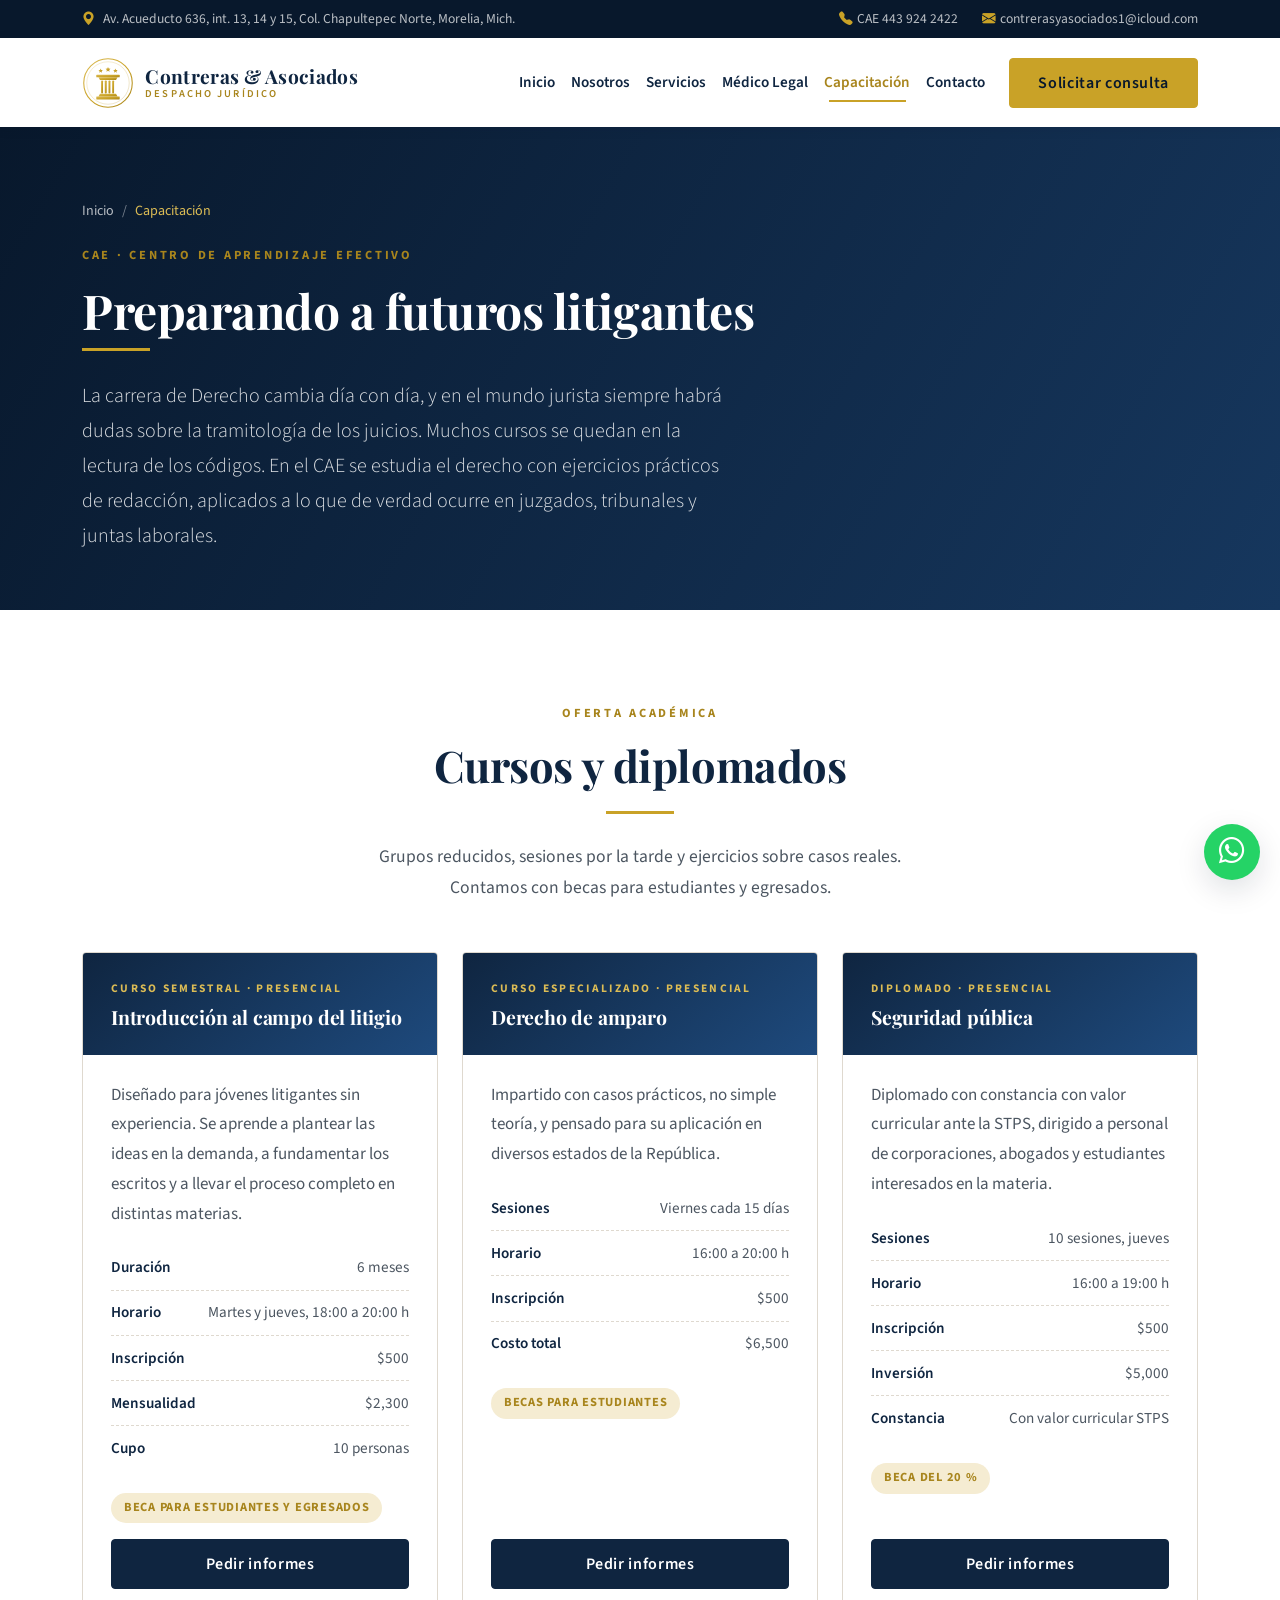
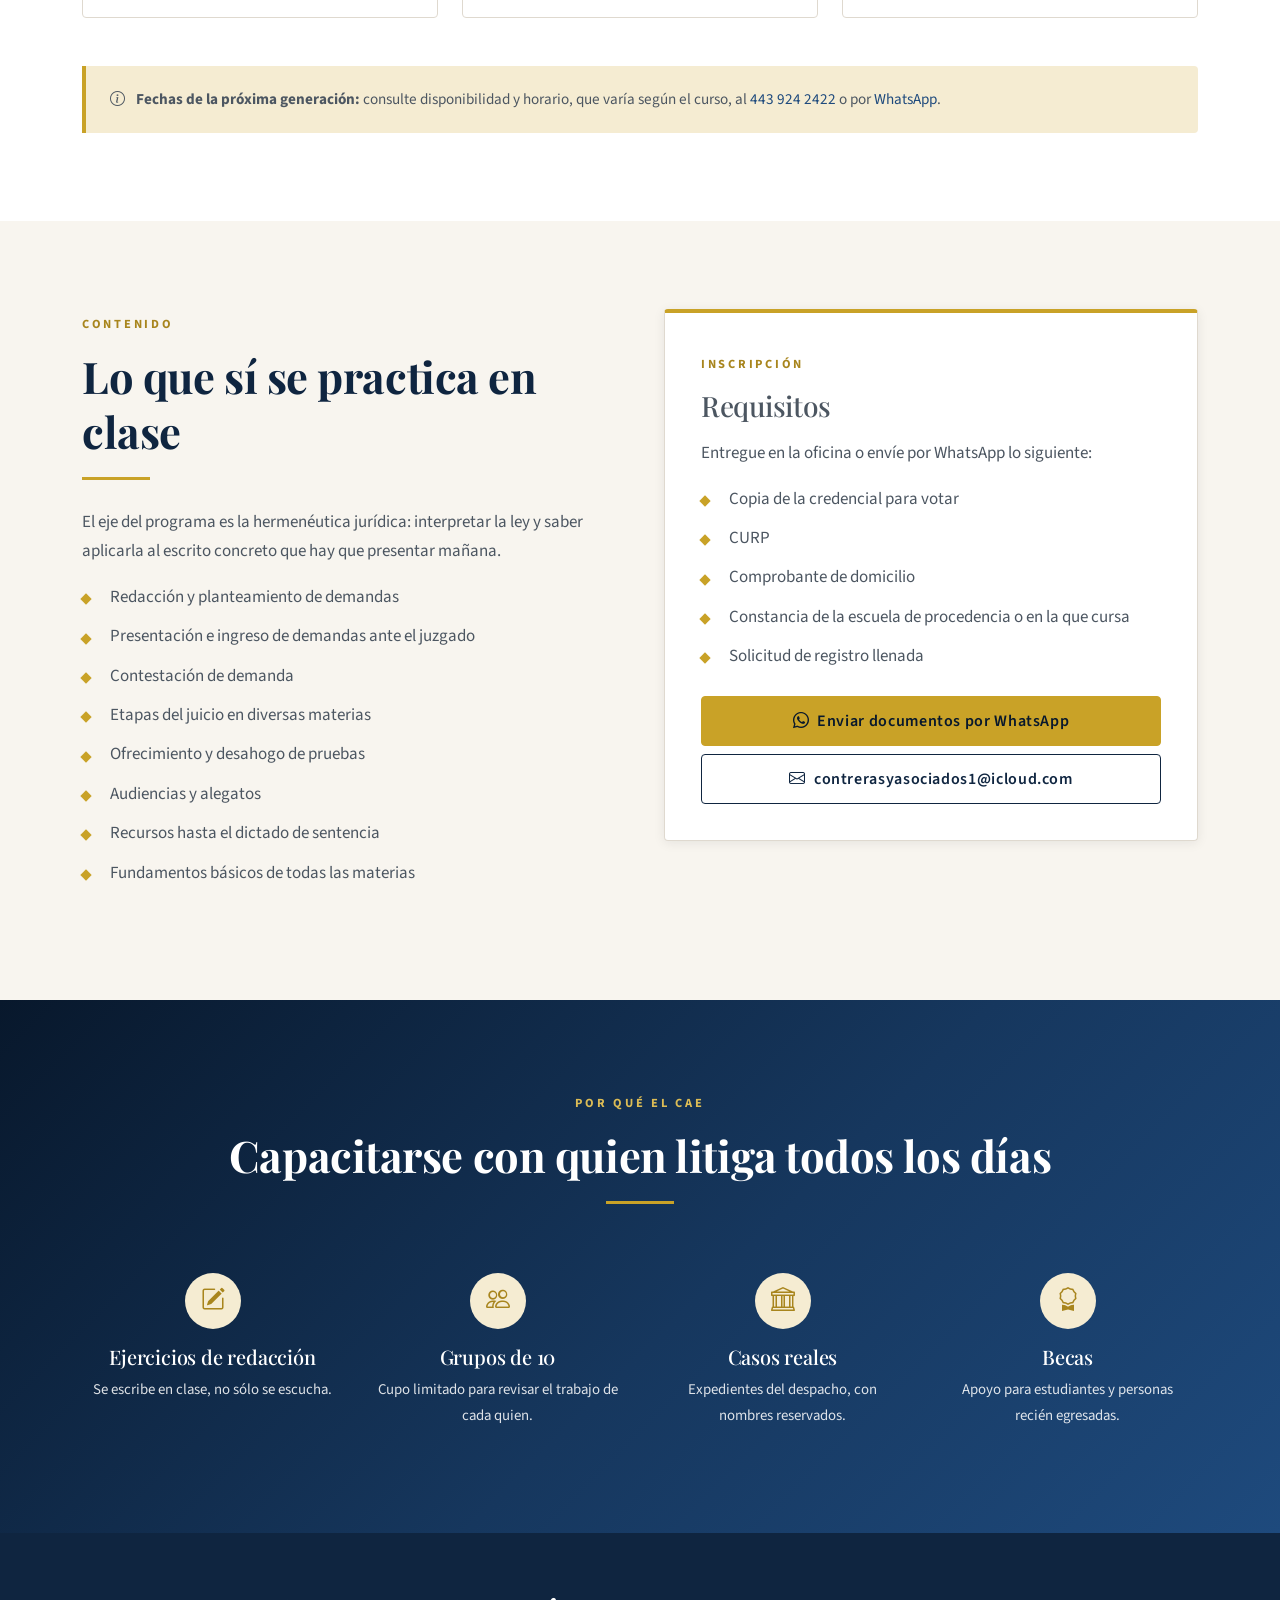
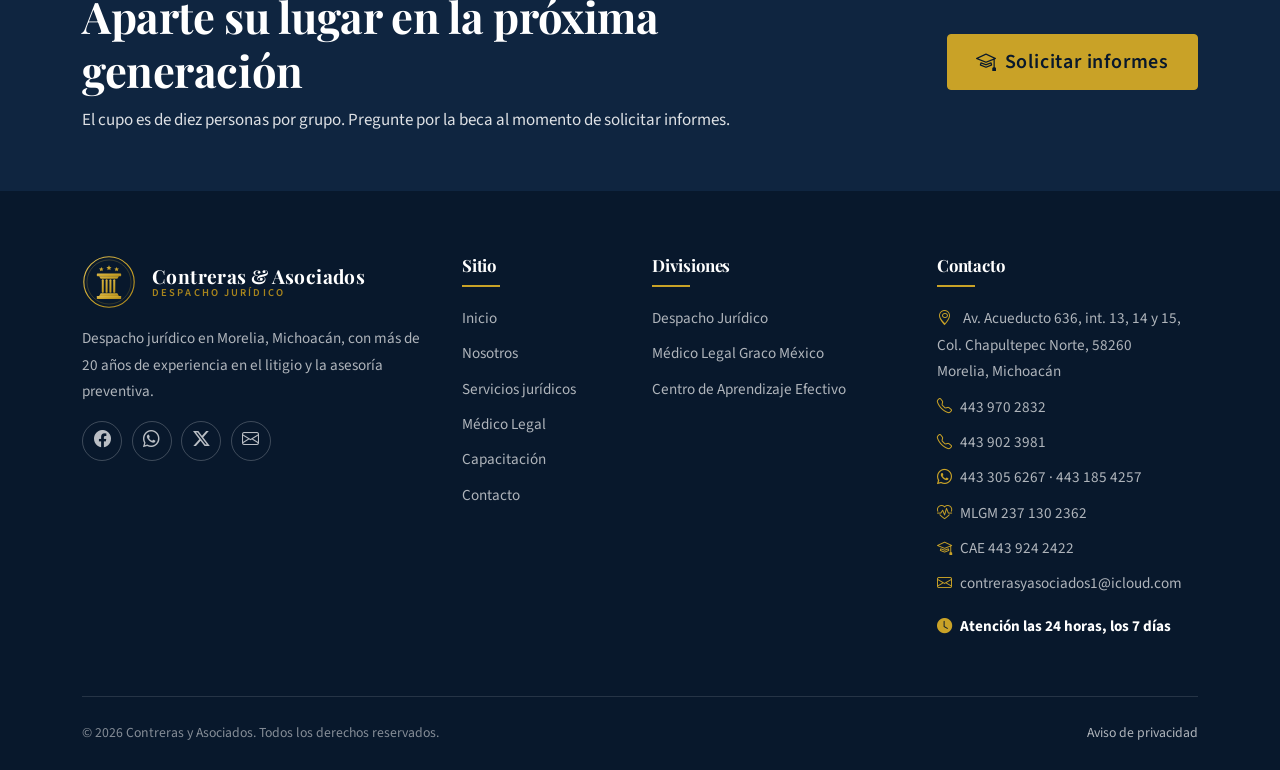
<file: cae.html>
<!DOCTYPE html>
<html lang="es-MX">
<head>
  <meta charset="utf-8">
  <meta name="viewport" content="width=device-width, initial-scale=1">
  <title>Centro de Aprendizaje Efectivo (CAE) | Cursos para abogados en Morelia</title>
  <meta name="description" content="Cursos y diplomados prácticos para abogados y estudiantes: litigio, amparo y seguridad pública. Grupos de 10 y becas disponibles. Morelia, Michoacán.">
  <link rel="canonical" href="https://contrerasasociados.com.mx/cae.html">

  <meta property="og:type" content="website">
  <meta property="og:locale" content="es_MX">
  <meta property="og:site_name" content="Contreras y Asociados">
  <meta property="og:title" content="Centro de Aprendizaje Efectivo | CAE">
  <meta property="og:description" content="Formación práctica para litigar: redacción de demandas, procesos y audiencias.">

  <meta property="og:url" content="https://contrerasasociados.com.mx/cae.html">
  <meta property="og:image" content="https://contrerasasociados.com.mx/assets/img/og-imagen.jpg">
  <meta property="og:image:width" content="1200">
  <meta property="og:image:height" content="630">
  <meta property="og:image:alt" content="Contreras y Asociados, despacho jurídico en Morelia, Michoacán">
  <meta name="twitter:card" content="summary_large_image">
  <meta name="twitter:site" content="@Contyasoc1">

  <link rel="icon" href="assets/img/favicon.svg" type="image/svg+xml">

  <link rel="preconnect" href="https://fonts.googleapis.com">
  <link rel="preconnect" href="https://fonts.gstatic.com" crossorigin>
  <link href="https://fonts.googleapis.com/css2?family=Playfair+Display:wght@600;700&family=Source+Sans+3:wght@400;600;700&display=swap" rel="stylesheet">
  <link href="https://cdn.jsdelivr.net/npm/bootstrap@5.3.3/dist/css/bootstrap.min.css" rel="stylesheet" integrity="sha384-QWTKZyjpPEjISv5WaRU9OFeRpok6YctnYmDr5pNlyT2bRjXh0JMhjY6hW+ALEwIH" crossorigin="anonymous">
  <link href="https://cdn.jsdelivr.net/npm/bootstrap-icons@1.11.3/font/bootstrap-icons.min.css" rel="stylesheet">
  <link href="assets/css/styles.css" rel="stylesheet">

  <script type="application/ld+json">
  {
    "@context": "https://schema.org",
    "@graph": [
      {
        "@type": "BreadcrumbList",
        "itemListElement": [
          {
            "@type": "ListItem",
            "position": 1,
            "name": "Inicio"
          },
          {
            "@type": "ListItem",
            "position": 2,
            "name": "Capacitación",
            "item": "https://contrerasasociados.com.mx/cae.html"
          }
        ]
      },
      {
        "@type": "EducationalOrganization",
        "name": "Centro de Aprendizaje Efectivo",
        "alternateName": "CAE",
        "parentOrganization": {
          "@type": "LegalService",
          "name": "Contreras y Asociados",
          "@id": "https://contrerasasociados.com.mx/#despacho"
        },
        "address": {
          "@type": "PostalAddress",
          "streetAddress": "Av. Acueducto 636, interior 13, 14 y 15, Col. Chapultepec Norte",
          "addressLocality": "Morelia",
          "addressRegion": "Michoacán",
          "postalCode": "58260",
          "addressCountry": "MX"
        },
        "telephone": "+52-443-924-2422"
      }
    ]
  }
  </script>
</head>
<body>
  <a class="enlace-saltar" href="#contenido">Saltar al contenido principal</a>

  <div class="barra-superior d-none d-lg-block">
    <div class="container d-flex justify-content-between align-items-center">
      <span>
        <i class="bi bi-geo-alt-fill texto-oro me-1"></i>
        Av. Acueducto 636, int. 13, 14 y 15, Col. Chapultepec Norte, Morelia, Mich.
      </span>
      <span class="d-flex gap-4">
        <a href="tel:+524439242422"><i class="bi bi-telephone-fill texto-oro me-1"></i>CAE 443 924 2422</a>
        <a href="mailto:contrerasyasociados1@icloud.com"><i class="bi bi-envelope-fill texto-oro me-1"></i>contrerasyasociados1@icloud.com</a>
      </span>
    </div>
  </div>

  <nav class="navbar navbar-expand-xl navbar-despacho sticky-top">
    <div class="container">
      <a class="navbar-brand" href="index.html">
        <img src="assets/img/logo.svg" alt="" class="marca-logo" width="52" height="52">
        <span class="marca-nombre">
          Contreras &amp; Asociados
          <span class="marca-bajada">Despacho Jurídico</span>
        </span>
      </a>
      <button class="navbar-toggler" type="button" data-bs-toggle="collapse"
              data-bs-target="#menuPrincipal" aria-controls="menuPrincipal"
              aria-expanded="false" aria-label="Abrir menú de navegación">
        <span class="navbar-toggler-icon"></span>
      </button>
      <div class="collapse navbar-collapse" id="menuPrincipal">
        <ul class="navbar-nav ms-auto align-items-xl-center">
          <li class="nav-item"><a class="nav-link" href="index.html">Inicio</a></li>
          <li class="nav-item"><a class="nav-link" href="nosotros.html">Nosotros</a></li>
          <li class="nav-item"><a class="nav-link" href="servicios.html">Servicios</a></li>
          <li class="nav-item"><a class="nav-link" href="medico-legal.html">Médico Legal</a></li>
          <li class="nav-item"><a class="nav-link" href="cae.html">Capacitación</a></li>
          <li class="nav-item"><a class="nav-link" href="contacto.html">Contacto</a></li>
          <li class="nav-item ms-xl-3 mt-3 mt-xl-0">
            <a class="btn btn-oro w-100" href="contacto.html#formulario">Solicitar consulta</a>
          </li>
        </ul>
      </div>
    </div>
  </nav>

  <main id="contenido">

    <header class="encabezado-pagina">
      <div class="container">
        <nav aria-label="Ruta de navegación">
          <ol class="breadcrumb mb-3">
            <li class="breadcrumb-item"><a href="index.html">Inicio</a></li>
            <li class="breadcrumb-item active" aria-current="page">Capacitación</li>
          </ol>
        </nav>
        <span class="eyebrow">CAE · Centro de Aprendizaje Efectivo</span>
        <h1>Preparando a futuros litigantes</h1>
        <hr class="regla-oro">
        <p class="lead mb-0" style="max-width: 64ch;">
          La carrera de Derecho cambia día con día, y en el mundo jurista siempre
          habrá dudas sobre la tramitología de los juicios. Muchos cursos se quedan
          en la lectura de los códigos. En el CAE se estudia el derecho con
          ejercicios prácticos de redacción, aplicados a lo que de verdad ocurre en
          juzgados, tribunales y juntas laborales.
        </p>
      </div>
    </header>

    <!-- ===================== Cursos ===================== -->
    <section class="seccion">
      <div class="container">
        <div class="text-center revelar">
          <span class="eyebrow">Oferta académica</span>
          <h2 class="titulo-seccion">Cursos y diplomados</h2>
          <hr class="regla-oro mx-auto">
          <p class="entradilla">
            Grupos reducidos, sesiones por la tarde y ejercicios sobre casos reales.
            Contamos con becas para estudiantes y egresados.
          </p>
        </div>

        <div class="row g-4 mt-4">

          <div class="col-lg-4 revelar">
            <article class="tarjeta-curso">
              <div class="curso-cabecera">
                <span class="curso-modalidad">Curso semestral · Presencial</span>
                <h3>Introducción al campo del litigio</h3>
              </div>
              <div class="curso-cuerpo">
                <p>
                  Diseñado para jóvenes litigantes sin experiencia. Se aprende a
                  plantear las ideas en la demanda, a fundamentar los escritos y a
                  llevar el proceso completo en distintas materias.
                </p>
                <ul class="curso-datos">
                  <li><span class="dato-etiqueta">Duración</span><span class="dato-valor">6 meses</span></li>
                  <li><span class="dato-etiqueta">Horario</span><span class="dato-valor">Martes y jueves, 18:00 a 20:00 h</span></li>
                  <li><span class="dato-etiqueta">Inscripción</span><span class="dato-valor">$500</span></li>
                  <li><span class="dato-etiqueta">Mensualidad</span><span class="dato-valor">$2,300</span></li>
                  <li><span class="dato-etiqueta">Cupo</span><span class="dato-valor">10 personas</span></li>
                </ul>
                <p class="mb-3"><span class="insignia-beca">Beca para estudiantes y egresados</span></p>
                <a class="btn btn-azul w-100 mt-auto" href="contacto.html#formulario">Pedir informes</a>
              </div>
            </article>
          </div>

          <div class="col-lg-4 revelar">
            <article class="tarjeta-curso">
              <div class="curso-cabecera">
                <span class="curso-modalidad">Curso especializado · Presencial</span>
                <h3>Derecho de amparo</h3>
              </div>
              <div class="curso-cuerpo">
                <p>
                  Impartido con casos prácticos, no simple teoría, y pensado para su
                  aplicación en diversos estados de la República.
                </p>
                <ul class="curso-datos">
                  <li><span class="dato-etiqueta">Sesiones</span><span class="dato-valor">Viernes cada 15 días</span></li>
                  <li><span class="dato-etiqueta">Horario</span><span class="dato-valor">16:00 a 20:00 h</span></li>
                  <li><span class="dato-etiqueta">Inscripción</span><span class="dato-valor">$500</span></li>
                  <li><span class="dato-etiqueta">Costo total</span><span class="dato-valor">$6,500</span></li>
                </ul>
                <p class="mb-3"><span class="insignia-beca">Becas para estudiantes</span></p>
                <a class="btn btn-azul w-100 mt-auto" href="contacto.html#formulario">Pedir informes</a>
              </div>
            </article>
          </div>

          <div class="col-lg-4 revelar">
            <article class="tarjeta-curso">
              <div class="curso-cabecera">
                <span class="curso-modalidad">Diplomado · Presencial</span>
                <h3>Seguridad pública</h3>
              </div>
              <div class="curso-cuerpo">
                <p>
                  Diplomado con constancia con valor curricular ante la STPS,
                  dirigido a personal de corporaciones, abogados y estudiantes
                  interesados en la materia.
                </p>
                <ul class="curso-datos">
                  <li><span class="dato-etiqueta">Sesiones</span><span class="dato-valor">10 sesiones, jueves</span></li>
                  <li><span class="dato-etiqueta">Horario</span><span class="dato-valor">16:00 a 19:00 h</span></li>
                  <li><span class="dato-etiqueta">Inscripción</span><span class="dato-valor">$500</span></li>
                  <li><span class="dato-etiqueta">Inversión</span><span class="dato-valor">$5,000</span></li>
                  <li><span class="dato-etiqueta">Constancia</span><span class="dato-valor">Con valor curricular STPS</span></li>
                </ul>
                <p class="mb-3"><span class="insignia-beca">Beca del 20 %</span></p>
                <a class="btn btn-azul w-100 mt-auto" href="contacto.html#formulario">Pedir informes</a>
              </div>
            </article>
          </div>

        </div>

        <div class="aviso-destacado mt-5 revelar">
          <i class="bi bi-info-circle me-2"></i>
          <strong>Fechas de la próxima generación:</strong> consulte disponibilidad
          y horario, que varía según el curso, al
          <a href="tel:+524439242422">443 924 2422</a> o por
          <a href="https://wa.me/524433056267" target="_blank" rel="noopener">WhatsApp</a>.
        </div>
      </div>
    </section>

    <!-- ===================== Qué se aprende ===================== -->
    <section class="seccion fondo-marfil">
      <div class="container">
        <div class="row g-5">
          <div class="col-lg-6 revelar">
            <span class="eyebrow">Contenido</span>
            <h2 class="titulo-seccion">Lo que sí se practica en clase</h2>
            <hr class="regla-oro">
            <p>
              El eje del programa es la hermenéutica jurídica: interpretar la ley y
              saber aplicarla al escrito concreto que hay que presentar mañana.
            </p>
            <ul class="lista-marcada">
              <li>Redacción y planteamiento de demandas</li>
              <li>Presentación e ingreso de demandas ante el juzgado</li>
              <li>Contestación de demanda</li>
              <li>Etapas del juicio en diversas materias</li>
              <li>Ofrecimiento y desahogo de pruebas</li>
              <li>Audiencias y alegatos</li>
              <li>Recursos hasta el dictado de sentencia</li>
              <li>Fundamentos básicos de todas las materias</li>
            </ul>
          </div>

          <div class="col-lg-6 revelar">
            <div class="formulario-contacto">
              <span class="eyebrow">Inscripción</span>
              <h2 class="h3 mb-3">Requisitos</h2>
              <p>Entregue en la oficina o envíe por WhatsApp lo siguiente:</p>
              <ul class="lista-marcada">
                <li>Copia de la credencial para votar</li>
                <li>CURP</li>
                <li>Comprobante de domicilio</li>
                <li>Constancia de la escuela de procedencia o en la que cursa</li>
                <li>Solicitud de registro llenada</li>
              </ul>
              <div class="d-grid gap-2 mt-4">
                <a class="btn btn-oro" href="https://wa.me/524433056267" target="_blank" rel="noopener">
                  <i class="bi bi-whatsapp me-2"></i>Enviar documentos por WhatsApp
                </a>
                <a class="btn btn-contorno-azul" href="mailto:contrerasyasociados1@icloud.com">
                  <i class="bi bi-envelope me-2"></i>contrerasyasociados1@icloud.com
                </a>
              </div>
            </div>
          </div>
        </div>
      </div>
    </section>

    <!-- ===================== Por qué el CAE ===================== -->
    <section class="seccion fondo-degradado">
      <div class="container">
        <div class="text-center revelar">
          <span class="eyebrow">Por qué el CAE</span>
          <h2 class="titulo-seccion">Capacitarse con quien litiga todos los días</h2>
          <hr class="regla-oro mx-auto">
        </div>

        <div class="row g-4 mt-3">
          <div class="col-md-6 col-lg-3 revelar">
            <div class="contador">
              <span class="icono-tarjeta mb-3"><i class="bi bi-pencil-square"></i></span>
              <h3 class="h5 text-white">Ejercicios de redacción</h3>
              <p class="mb-0 small">Se escribe en clase, no sólo se escucha.</p>
            </div>
          </div>
          <div class="col-md-6 col-lg-3 revelar">
            <div class="contador">
              <span class="icono-tarjeta mb-3"><i class="bi bi-people"></i></span>
              <h3 class="h5 text-white">Grupos de 10</h3>
              <p class="mb-0 small">Cupo limitado para revisar el trabajo de cada quien.</p>
            </div>
          </div>
          <div class="col-md-6 col-lg-3 revelar">
            <div class="contador">
              <span class="icono-tarjeta mb-3"><i class="bi bi-bank"></i></span>
              <h3 class="h5 text-white">Casos reales</h3>
              <p class="mb-0 small">Expedientes del despacho, con nombres reservados.</p>
            </div>
          </div>
          <div class="col-md-6 col-lg-3 revelar">
            <div class="contador">
              <span class="icono-tarjeta mb-3"><i class="bi bi-award"></i></span>
              <h3 class="h5 text-white">Becas</h3>
              <p class="mb-0 small">Apoyo para estudiantes y personas recién egresadas.</p>
            </div>
          </div>
        </div>
      </div>
    </section>

    <section class="seccion-compacta fondo-azul">
      <div class="container">
        <div class="row align-items-center g-4 revelar">
          <div class="col-lg-8">
            <h2 class="titulo-seccion mb-2">Aparte su lugar en la próxima generación</h2>
            <p class="mb-0">
              El cupo es de diez personas por grupo. Pregunte por la beca al
              momento de solicitar informes.
            </p>
          </div>
          <div class="col-lg-4 text-lg-end">
            <a class="btn btn-oro btn-lg" href="contacto.html#formulario">
              <i class="bi bi-mortarboard me-2"></i>Solicitar informes
            </a>
          </div>
        </div>
      </div>
    </section>

  </main>

  <footer class="pie">
    <div class="container">
      <div class="row g-4">
        <div class="col-lg-4">
          <div class="d-flex align-items-center gap-3 mb-3">
            <img src="assets/img/logo.svg" alt="" width="54" height="54">
            <span class="marca-nombre text-white">
              Contreras &amp; Asociados
              <span class="marca-bajada">Despacho Jurídico</span>
            </span>
          </div>
          <p>
            Despacho jurídico en Morelia, Michoacán, con más de 20 años de experiencia
            en el litigio y la asesoría preventiva.
          </p>
          <div class="redes-sociales mt-3">
            <a href="https://www.facebook.com/profile.php?id=61590984252569" target="_blank"
               rel="noopener" aria-label="Facebook de Contreras y Asociados">
              <i class="bi bi-facebook"></i>
            </a>
            <a href="https://wa.me/524433056267" target="_blank" rel="noopener"
               aria-label="WhatsApp de Contreras y Asociados">
              <i class="bi bi-whatsapp"></i>
            </a>
            <a href="https://x.com/Contyasoc1" target="_blank" rel="noopener"
               aria-label="Contreras y Asociados en X">
              <i class="bi bi-twitter-x"></i>
            </a>
            <a href="mailto:contrerasyasociados1@icloud.com"
               aria-label="Correo de Contreras y Asociados">
              <i class="bi bi-envelope"></i>
            </a>
          </div>
        </div>

        <div class="col-6 col-lg-2">
          <h4>Sitio</h4>
          <ul class="pie-enlaces">
            <li><a href="index.html">Inicio</a></li>
            <li><a href="nosotros.html">Nosotros</a></li>
            <li><a href="servicios.html">Servicios jurídicos</a></li>
            <li><a href="medico-legal.html">Médico Legal</a></li>
            <li><a href="cae.html">Capacitación</a></li>
            <li><a href="contacto.html">Contacto</a></li>
          </ul>
        </div>

        <div class="col-6 col-lg-3">
          <h4>Divisiones</h4>
          <ul class="pie-enlaces">
            <li><a href="servicios.html">Despacho Jurídico</a></li>
            <li><a href="medico-legal.html">Médico Legal Graco México</a></li>
            <li><a href="cae.html">Centro de Aprendizaje Efectivo</a></li>
          </ul>
        </div>

        <div class="col-lg-3">
          <h4>Contacto</h4>
          <ul class="pie-enlaces">
            <li>
              <i class="bi bi-geo-alt texto-oro me-2"></i>
              Av. Acueducto 636, int. 13, 14 y 15,<br>
              Col. Chapultepec Norte, 58260<br>
              Morelia, Michoacán
            </li>
            <li><i class="bi bi-telephone texto-oro me-2"></i><a href="tel:+524439702832">443 970 2832</a></li>
            <li><i class="bi bi-telephone texto-oro me-2"></i><a href="tel:+524439023981">443 902 3981</a></li>
            <li><i class="bi bi-whatsapp texto-oro me-2"></i><a href="https://wa.me/524433056267" target="_blank" rel="noopener">443 305 6267</a> &middot; <a href="https://wa.me/524431854257" target="_blank" rel="noopener">443 185 4257</a></li>
            <li><i class="bi bi-heart-pulse texto-oro me-2"></i>MLGM <a href="tel:+522371302362">237 130 2362</a></li>
            <li><i class="bi bi-mortarboard texto-oro me-2"></i>CAE <a href="tel:+524439242422">443 924 2422</a></li>
            <li><i class="bi bi-envelope texto-oro me-2"></i><a href="mailto:contrerasyasociados1@icloud.com">contrerasyasociados1@icloud.com</a></li>
            <li class="mt-3"><i class="bi bi-clock-fill texto-oro me-2"></i><strong class="text-white">Atención las 24 horas, los 7 días</strong></li>
          </ul>
        </div>
      </div>

      <div class="pie-legal">
        <div class="row gy-2 align-items-center">
          <div class="col-md-8">
            &copy; <span data-anio-actual>2026</span> Contreras y Asociados. Todos los derechos reservados.
          </div>
          <div class="col-md-4 text-md-end">
            <a href="aviso-de-privacidad.html">Aviso de privacidad</a>
          </div>
        </div>
      </div>
    </div>
  </footer>

  <a class="boton-whatsapp" href="https://wa.me/524433056267" target="_blank"
     rel="noopener" aria-label="Escribir por WhatsApp">
    <i class="bi bi-whatsapp"></i>
  </a>
  <button class="boton-arriba" type="button" data-boton-arriba aria-label="Volver arriba">
    <i class="bi bi-arrow-up"></i>
  </button>

  <script src="https://cdn.jsdelivr.net/npm/bootstrap@5.3.3/dist/js/bootstrap.bundle.min.js" integrity="sha384-YvpcrYf0tY3lHB60NNkmXc5s9fDVZLESaAA55NDzOxhy9GkcIdslK1eN7N6jIeHz" crossorigin="anonymous"></script>
  <script src="assets/js/main.js"></script>
</body>
</html>
</file>
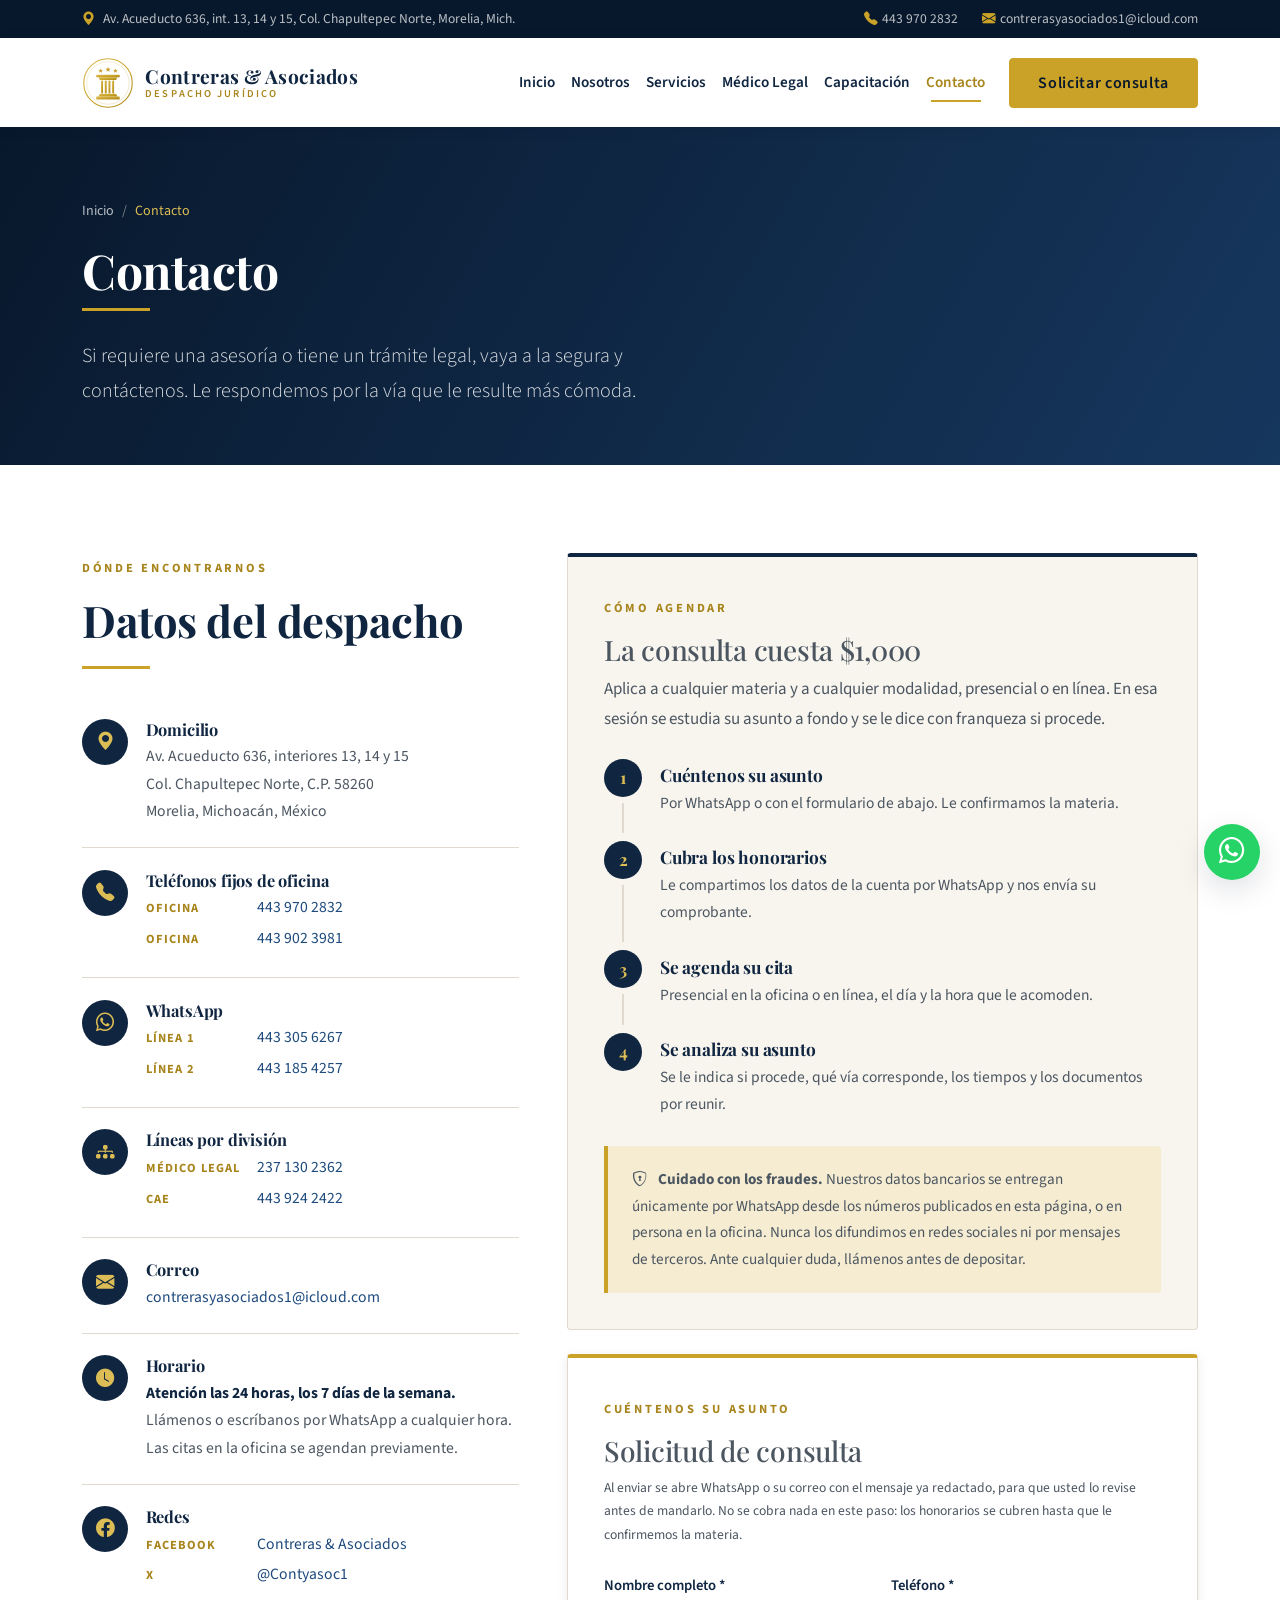
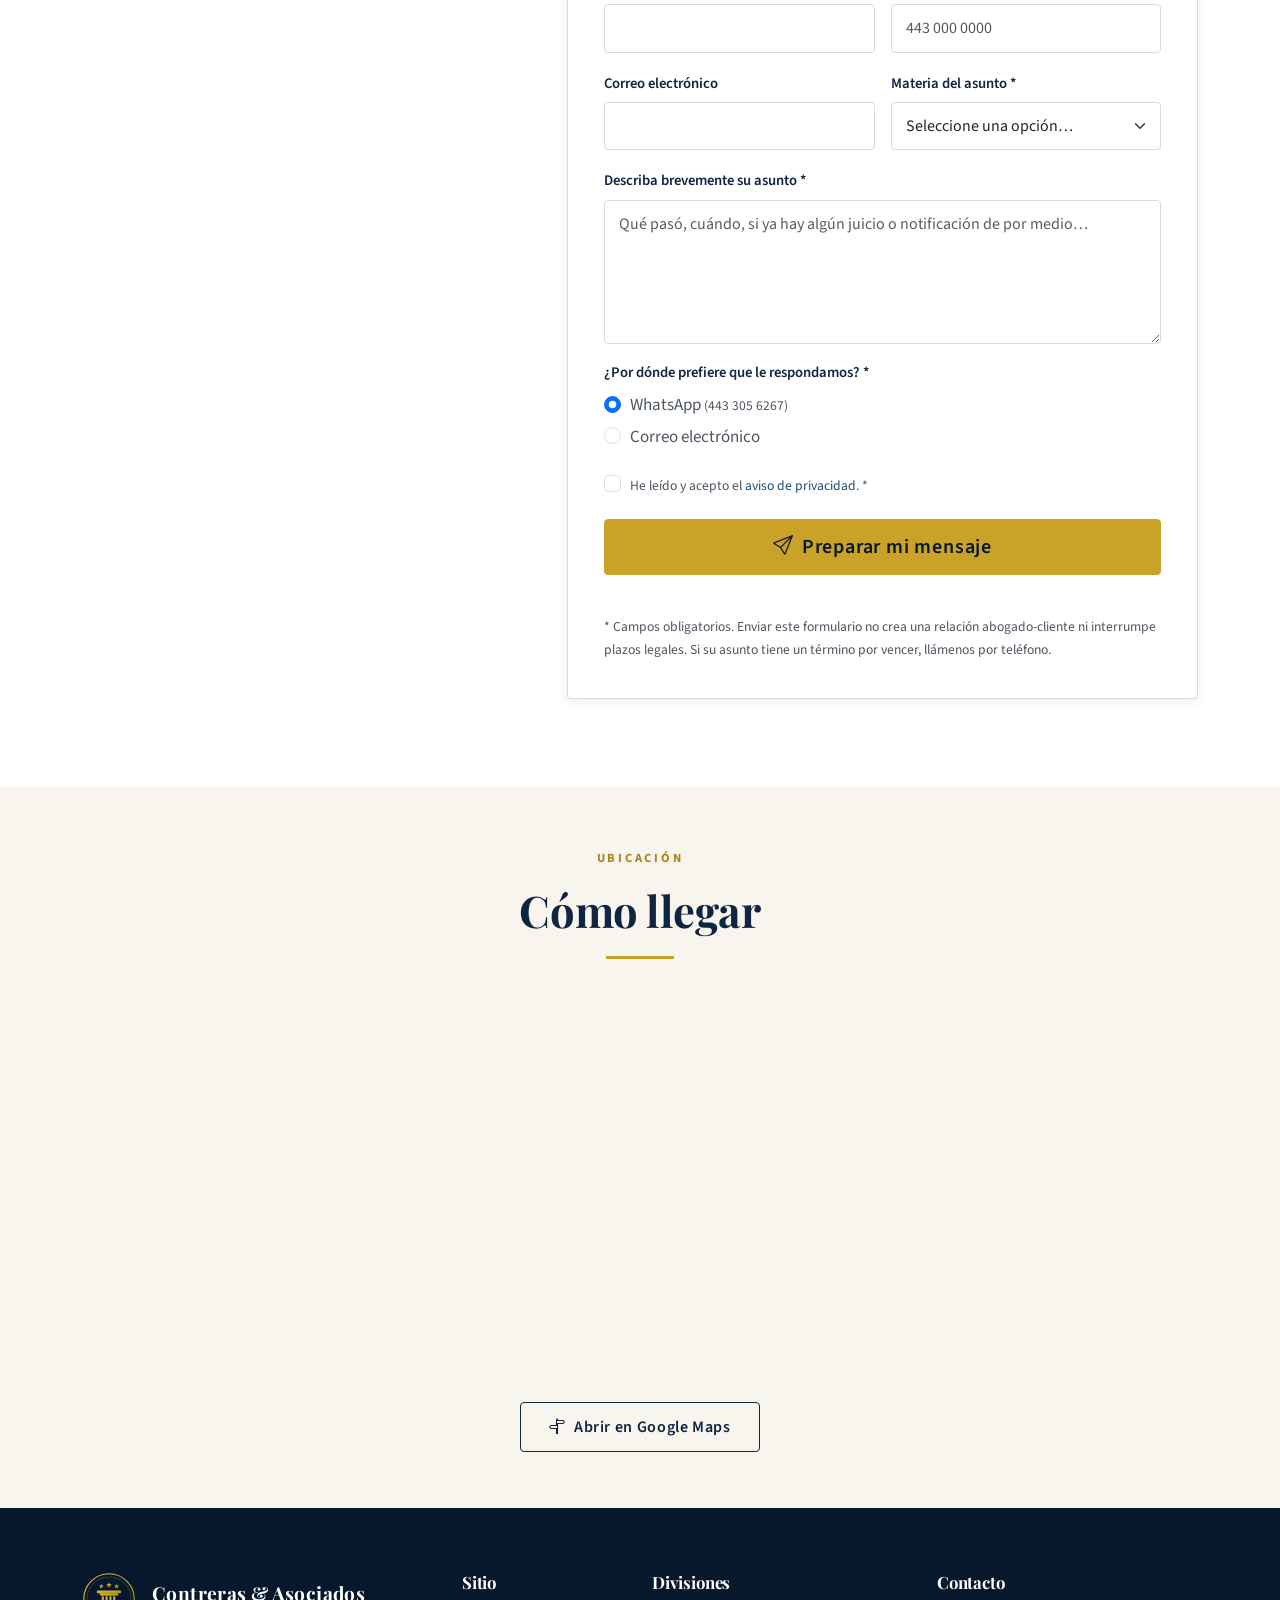
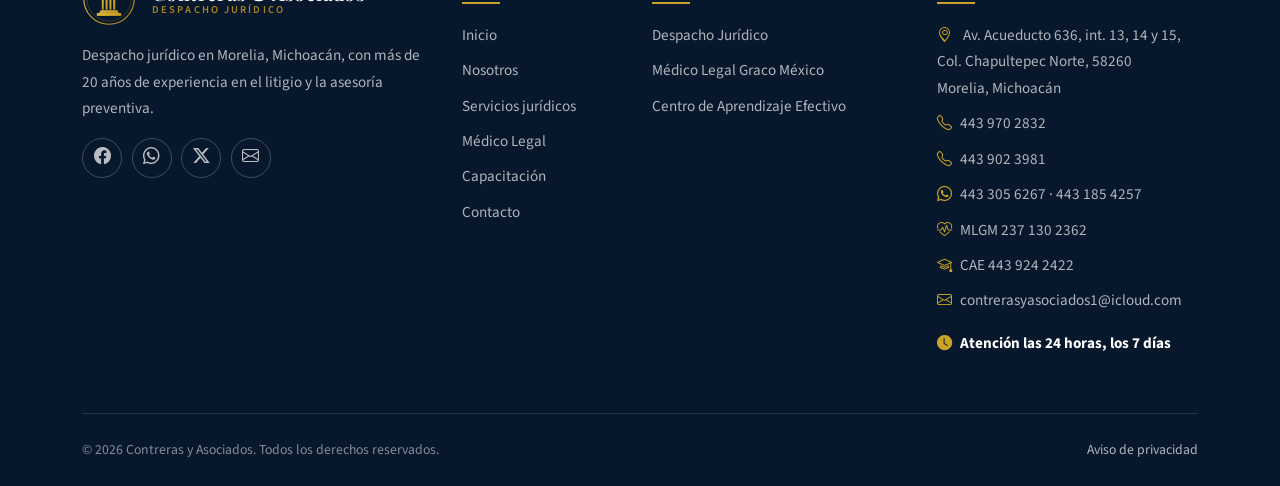
<file: contacto.html>
<!DOCTYPE html>
<html lang="es-MX">
<head>
  <meta charset="utf-8">
  <meta name="viewport" content="width=device-width, initial-scale=1">
  <title>Contacto | Contreras y Asociados — Morelia, Michoacán</title>
  <meta name="description" content="Teléfonos, WhatsApp, correos y ubicación del despacho jurídico Contreras y Asociados: Av. Acueducto 636, Col. Chapultepec Norte, 58260 Morelia, Michoacán.">
  <link rel="canonical" href="https://contrerasasociados.com.mx/contacto.html">

  <meta property="og:type" content="website">
  <meta property="og:locale" content="es_MX">
  <meta property="og:site_name" content="Contreras y Asociados">
  <meta property="og:title" content="Contacto | Contreras y Asociados">
  <meta property="og:description" content="Escríbanos por WhatsApp, llámenos o visítenos en Av. Acueducto 636, Morelia.">

  <meta property="og:url" content="https://contrerasasociados.com.mx/contacto.html">
  <meta property="og:image" content="https://contrerasasociados.com.mx/assets/img/og-imagen.jpg">
  <meta property="og:image:width" content="1200">
  <meta property="og:image:height" content="630">
  <meta property="og:image:alt" content="Contreras y Asociados, despacho jurídico en Morelia, Michoacán">
  <meta name="twitter:card" content="summary_large_image">
  <meta name="twitter:site" content="@Contyasoc1">

  <link rel="icon" href="assets/img/favicon.svg" type="image/svg+xml">

  <link rel="preconnect" href="https://fonts.googleapis.com">
  <link rel="preconnect" href="https://fonts.gstatic.com" crossorigin>
  <link href="https://fonts.googleapis.com/css2?family=Playfair+Display:wght@600;700&family=Source+Sans+3:wght@400;600;700&display=swap" rel="stylesheet">
  <link href="https://cdn.jsdelivr.net/npm/bootstrap@5.3.3/dist/css/bootstrap.min.css" rel="stylesheet" integrity="sha384-QWTKZyjpPEjISv5WaRU9OFeRpok6YctnYmDr5pNlyT2bRjXh0JMhjY6hW+ALEwIH" crossorigin="anonymous">
  <link href="https://cdn.jsdelivr.net/npm/bootstrap-icons@1.11.3/font/bootstrap-icons.min.css" rel="stylesheet">
  <link href="assets/css/styles.css" rel="stylesheet">

  <script type="application/ld+json">
  {
    "@context": "https://schema.org",
    "@graph": [
      {
        "@type": "BreadcrumbList",
        "itemListElement": [
          {
            "@type": "ListItem",
            "position": 1,
            "name": "Inicio"
          },
          {
            "@type": "ListItem",
            "position": 2,
            "name": "Contacto",
            "item": "https://contrerasasociados.com.mx/contacto.html"
          }
        ]
      },
      {
        "@type": "ContactPage",
        "name": "Contacto",
        "mainEntity": {
          "@type": "LegalService",
          "name": "Contreras y Asociados",
          "@id": "https://contrerasasociados.com.mx/#despacho"
        }
      }
    ]
  }
  </script>
</head>
<body>
  <a class="enlace-saltar" href="#contenido">Saltar al contenido principal</a>

  <div class="barra-superior d-none d-lg-block">
    <div class="container d-flex justify-content-between align-items-center">
      <span>
        <i class="bi bi-geo-alt-fill texto-oro me-1"></i>
        Av. Acueducto 636, int. 13, 14 y 15, Col. Chapultepec Norte, Morelia, Mich.
      </span>
      <span class="d-flex gap-4">
        <a href="tel:+524439702832"><i class="bi bi-telephone-fill texto-oro me-1"></i>443 970 2832</a>
        <a href="mailto:contrerasyasociados1@icloud.com"><i class="bi bi-envelope-fill texto-oro me-1"></i>contrerasyasociados1@icloud.com</a>
      </span>
    </div>
  </div>

  <nav class="navbar navbar-expand-xl navbar-despacho sticky-top">
    <div class="container">
      <a class="navbar-brand" href="index.html">
        <img src="assets/img/logo.svg" alt="" class="marca-logo" width="52" height="52">
        <span class="marca-nombre">
          Contreras &amp; Asociados
          <span class="marca-bajada">Despacho Jurídico</span>
        </span>
      </a>
      <button class="navbar-toggler" type="button" data-bs-toggle="collapse"
              data-bs-target="#menuPrincipal" aria-controls="menuPrincipal"
              aria-expanded="false" aria-label="Abrir menú de navegación">
        <span class="navbar-toggler-icon"></span>
      </button>
      <div class="collapse navbar-collapse" id="menuPrincipal">
        <ul class="navbar-nav ms-auto align-items-xl-center">
          <li class="nav-item"><a class="nav-link" href="index.html">Inicio</a></li>
          <li class="nav-item"><a class="nav-link" href="nosotros.html">Nosotros</a></li>
          <li class="nav-item"><a class="nav-link" href="servicios.html">Servicios</a></li>
          <li class="nav-item"><a class="nav-link" href="medico-legal.html">Médico Legal</a></li>
          <li class="nav-item"><a class="nav-link" href="cae.html">Capacitación</a></li>
          <li class="nav-item"><a class="nav-link" href="contacto.html">Contacto</a></li>
          <li class="nav-item ms-xl-3 mt-3 mt-xl-0">
            <a class="btn btn-oro w-100" href="contacto.html#formulario">Solicitar consulta</a>
          </li>
        </ul>
      </div>
    </div>
  </nav>

  <main id="contenido">

    <header class="encabezado-pagina">
      <div class="container">
        <nav aria-label="Ruta de navegación">
          <ol class="breadcrumb mb-3">
            <li class="breadcrumb-item"><a href="index.html">Inicio</a></li>
            <li class="breadcrumb-item active" aria-current="page">Contacto</li>
          </ol>
        </nav>
        <h1>Contacto</h1>
        <hr class="regla-oro">
        <p class="lead mb-0" style="max-width: 60ch;">
          Si requiere una asesoría o tiene un trámite legal, vaya a la segura y
          contáctenos. Le respondemos por la vía que le resulte más cómoda.
        </p>
      </div>
    </header>

    <!-- ===================== Datos de contacto ===================== -->
    <section class="seccion">
      <div class="container">
        <div class="row g-5">

          <div class="col-lg-5 revelar">
            <span class="eyebrow">Dónde encontrarnos</span>
            <h2 class="titulo-seccion">Datos del despacho</h2>
            <hr class="regla-oro">

            <div class="bloque-contacto">
              <span class="icono-contacto"><i class="bi bi-geo-alt-fill"></i></span>
              <div>
                <h3>Domicilio</h3>
                <p>
                  Av. Acueducto 636, interiores 13, 14 y 15<br>
                  Col. Chapultepec Norte, C.P. 58260<br>
                  Morelia, Michoacán, México
                </p>
              </div>
            </div>

            <div class="bloque-contacto">
              <span class="icono-contacto"><i class="bi bi-telephone-fill"></i></span>
              <div>
                <h3>Teléfonos fijos de oficina</h3>
                <ul class="lista-telefonos">
                  <li>
                    <span class="etiqueta-linea">Oficina</span>
                    <a href="tel:+524439702832">443 970 2832</a>
                  </li>
                  <li>
                    <span class="etiqueta-linea">Oficina</span>
                    <a href="tel:+524439023981">443 902 3981</a>
                  </li>
                </ul>
              </div>
            </div>

            <div class="bloque-contacto">
              <span class="icono-contacto"><i class="bi bi-whatsapp"></i></span>
              <div>
                <h3>WhatsApp</h3>
                <ul class="lista-telefonos">
                  <li>
                    <span class="etiqueta-linea">Línea 1</span>
                    <a href="https://wa.me/524433056267" target="_blank" rel="noopener">443 305 6267</a>
                  </li>
                  <li>
                    <span class="etiqueta-linea">Línea 2</span>
                    <a href="https://wa.me/524431854257" target="_blank" rel="noopener">443 185 4257</a>
                  </li>
                </ul>
              </div>
            </div>

            <div class="bloque-contacto">
              <span class="icono-contacto"><i class="bi bi-diagram-3-fill"></i></span>
              <div>
                <h3>Líneas por división</h3>
                <ul class="lista-telefonos">
                  <li>
                    <span class="etiqueta-linea">Médico Legal</span>
                    <a href="tel:+522371302362">237 130 2362</a>
                  </li>
                  <li>
                    <span class="etiqueta-linea">CAE</span>
                    <a href="tel:+524439242422">443 924 2422</a>
                  </li>
                </ul>
              </div>
            </div>

            <div class="bloque-contacto">
              <span class="icono-contacto"><i class="bi bi-envelope-fill"></i></span>
              <div>
                <h3>Correo</h3>
                <p>
                  <a href="mailto:contrerasyasociados1@icloud.com">contrerasyasociados1@icloud.com</a>
                </p>
              </div>
            </div>

            <div class="bloque-contacto">
              <span class="icono-contacto"><i class="bi bi-clock-fill"></i></span>
              <div>
                <h3>Horario</h3>
                <p>
                  <strong class="texto-azul">Atención las 24 horas, los 7 días de la semana.</strong><br>
                  Llámenos o escríbanos por WhatsApp a cualquier hora. Las citas
                  en la oficina se agendan previamente.
                </p>
              </div>
            </div>

            <div class="bloque-contacto">
              <span class="icono-contacto"><i class="bi bi-facebook"></i></span>
              <div>
                <h3>Redes</h3>
                <ul class="lista-telefonos">
                  <li>
                    <span class="etiqueta-linea">Facebook</span>
                    <a href="https://www.facebook.com/profile.php?id=61590984252569"
                       target="_blank" rel="noopener">Contreras &amp; Asociados</a>
                  </li>
                  <li>
                    <span class="etiqueta-linea">X</span>
                    <a href="https://x.com/Contyasoc1" target="_blank" rel="noopener">@Contyasoc1</a>
                  </li>
                </ul>
              </div>
            </div>
          </div>

          <!-- ===================== Formulario ===================== -->
          <div class="col-lg-7 revelar" id="formulario">

            <!-- Proceso y honorarios de la consulta.
                 Los datos bancarios NO se publican aquí: se entregan por WhatsApp
                 al confirmar la cita, para evitar suplantaciones del despacho. -->
            <div class="pasos-consulta mb-4">
              <span class="eyebrow">Cómo agendar</span>
              <h2 class="h3 mb-2">La consulta cuesta $1,000</h2>
              <p class="mb-4">
                Aplica a cualquier materia y a cualquier modalidad, presencial o en
                línea. En esa sesión se estudia su asunto a fondo y se le dice con
                franqueza si procede.
              </p>

              <ol class="lista-pasos">
                <li>
                  <h3>Cuéntenos su asunto</h3>
                  <p>Por WhatsApp o con el formulario de abajo. Le confirmamos la materia.</p>
                </li>
                <li>
                  <h3>Cubra los honorarios</h3>
                  <p>
                    Le compartimos los datos de la cuenta por WhatsApp y nos envía su
                    comprobante.
                  </p>
                </li>
                <li>
                  <h3>Se agenda su cita</h3>
                  <p>Presencial en la oficina o en línea, el día y la hora que le acomoden.</p>
                </li>
                <li>
                  <h3>Se analiza su asunto</h3>
                  <p>
                    Se le indica si procede, qué vía corresponde, los tiempos y los
                    documentos por reunir.
                  </p>
                </li>
              </ol>

              <div class="aviso-destacado">
                <i class="bi bi-shield-lock me-2"></i>
                <strong>Cuidado con los fraudes.</strong> Nuestros datos bancarios se
                entregan únicamente por WhatsApp desde los números publicados en esta
                página, o en persona en la oficina. Nunca los difundimos en redes
                sociales ni por mensajes de terceros. Ante cualquier duda, llámenos
                antes de depositar.
              </div>
            </div>

            <form class="formulario-contacto" novalidate data-formulario-contacto>
              <span class="eyebrow">Cuéntenos su asunto</span>
              <h2 class="h3 mb-2">Solicitud de consulta</h2>
              <p class="nota-privacidad mb-4">
                Al enviar se abre WhatsApp o su correo con el mensaje ya redactado,
                para que usted lo revise antes de mandarlo. No se cobra nada en este
                paso: los honorarios se cubren hasta que le confirmemos la materia.
              </p>

              <div class="row g-3">
                <div class="col-md-6">
                  <label class="form-label" for="nombre">Nombre completo *</label>
                  <input type="text" class="form-control" id="nombre" name="nombre"
                         required minlength="3" autocomplete="name">
                  <div class="invalid-feedback">Escriba su nombre completo.</div>
                </div>

                <div class="col-md-6">
                  <label class="form-label" for="telefono">Teléfono *</label>
                  <input type="tel" class="form-control" id="telefono" name="telefono"
                         required pattern="[0-9+()\s-]{10,20}" autocomplete="tel"
                         placeholder="443 000 0000">
                  <div class="invalid-feedback">Escriba un teléfono de al menos 10 dígitos.</div>
                </div>

                <div class="col-md-6">
                  <label class="form-label" for="correo">Correo electrónico</label>
                  <input type="email" class="form-control" id="correo" name="correo"
                         autocomplete="email">
                  <div class="invalid-feedback">Revise el formato del correo.</div>
                </div>

                <div class="col-md-6">
                  <label class="form-label" for="materia">Materia del asunto *</label>
                  <select class="form-select" id="materia" name="materia" required>
                    <option value="">Seleccione una opción…</option>
                    <option>Civil</option>
                    <option>Familiar</option>
                    <option>Sucesiones y herencias</option>
                    <option>Mercantil</option>
                    <option>Laboral</option>
                    <option>Penal</option>
                    <option>Amparo</option>
                    <option>Administrativo</option>
                    <option>Fiscal</option>
                    <option>Agrario y ejidal</option>
                    <option>Inmobiliario y compraventa</option>
                    <option>Pensiones y seguridad social</option>
                    <option>Marcas y patentes</option>
                    <option>Gestoría y trámites</option>
                    <option>Médico legal (MLGM)</option>
                    <option>Cursos del CAE</option>
                    <option>Otro</option>
                  </select>
                  <div class="invalid-feedback">Elija la materia de su asunto.</div>
                </div>

                <div class="col-12">
                  <label class="form-label" for="mensaje">Describa brevemente su asunto *</label>
                  <textarea class="form-control" id="mensaje" name="mensaje" rows="5"
                            required minlength="20"
                            placeholder="Qué pasó, cuándo, si ya hay algún juicio o notificación de por medio…"></textarea>
                  <div class="invalid-feedback">
                    Cuéntenos al menos en un par de líneas de qué se trata.
                  </div>
                </div>

                <fieldset class="col-12">
                  <legend class="form-label">¿Por dónde prefiere que le respondamos? *</legend>
                  <div class="form-check">
                    <input class="form-check-input" type="radio" name="via" id="viaWhatsapp"
                           value="whatsapp" checked>
                    <label class="form-check-label" for="viaWhatsapp">
                      WhatsApp <span class="nota-privacidad">(443 305 6267)</span>
                    </label>
                  </div>
                  <div class="form-check">
                    <input class="form-check-input" type="radio" name="via" id="viaCorreo"
                           value="correo">
                    <label class="form-check-label" for="viaCorreo">
                      Correo electrónico
                    </label>
                  </div>
                </fieldset>

                <div class="col-12">
                  <div class="form-check">
                    <input class="form-check-input" type="checkbox" id="aviso" name="aviso" required>
                    <label class="form-check-label nota-privacidad" for="aviso">
                      He leído y acepto el
                      <a href="aviso-de-privacidad.html">aviso de privacidad</a>. *
                    </label>
                    <div class="invalid-feedback">
                      Necesitamos su consentimiento para tratar sus datos.
                    </div>
                  </div>
                </div>

                <!-- Campo trampa: si un robot lo llena, el envío se descarta. -->
                <div class="campo-trampa" aria-hidden="true">
                  <label for="sitio-web">No llenar este campo</label>
                  <input type="text" id="sitio-web" name="sitio-web" tabindex="-1" autocomplete="off">
                </div>

                <div class="col-12">
                  <button type="submit" class="btn btn-oro btn-lg w-100">
                    <i class="bi bi-send me-2"></i>Preparar mi mensaje
                  </button>
                </div>

                <div class="col-12">
                  <div class="alert alert-success mb-0" role="status" tabindex="-1"
                       data-confirmacion hidden>
                    <i class="bi bi-check-circle-fill me-2"></i>
                    Listo. Se abrió su aplicación con el mensaje redactado: revíselo
                    y púlselo enviar. Si no se abrió, escríbanos directamente al
                    <a href="https://wa.me/524433056267" target="_blank" rel="noopener">443 305 6267</a>.
                  </div>
                </div>
              </div>

              <p class="nota-privacidad mt-4 mb-0">
                * Campos obligatorios. Enviar este formulario no crea una relación
                abogado-cliente ni interrumpe plazos legales. Si su asunto tiene un
                término por vencer, llámenos por teléfono.
              </p>
            </form>
          </div>

        </div>
      </div>
    </section>

    <!-- ===================== Mapa ===================== -->
    <section class="seccion-compacta fondo-marfil">
      <div class="container">
        <div class="text-center mb-4 revelar">
          <span class="eyebrow">Ubicación</span>
          <h2 class="titulo-seccion">Cómo llegar</h2>
          <hr class="regla-oro mx-auto">
        </div>
        <div class="revelar">
          <iframe
            class="mapa-embebido"
            title="Mapa de la ubicación del despacho en Av. Acueducto 636, Morelia"
            src="https://www.google.com/maps?q=Av.%20Acueducto%20636%2C%20Chapultepec%20Norte%2C%2058260%20Morelia%2C%20Michoac%C3%A1n&output=embed"
            loading="lazy"
            referrerpolicy="no-referrer-when-downgrade"
            allowfullscreen></iframe>
          <p class="text-center mt-4 mb-0">
            <a class="btn btn-contorno-azul"
               href="https://www.google.com/maps/search/?api=1&query=Av.+Acueducto+636,+Chapultepec+Norte,+58260+Morelia,+Michoac%C3%A1n"
               target="_blank" rel="noopener">
              <i class="bi bi-signpost-split me-2"></i>Abrir en Google Maps
            </a>
          </p>
        </div>
      </div>
    </section>

  </main>

  <footer class="pie">
    <div class="container">
      <div class="row g-4">
        <div class="col-lg-4">
          <div class="d-flex align-items-center gap-3 mb-3">
            <img src="assets/img/logo.svg" alt="" width="54" height="54">
            <span class="marca-nombre text-white">
              Contreras &amp; Asociados
              <span class="marca-bajada">Despacho Jurídico</span>
            </span>
          </div>
          <p>
            Despacho jurídico en Morelia, Michoacán, con más de 20 años de experiencia
            en el litigio y la asesoría preventiva.
          </p>
          <div class="redes-sociales mt-3">
            <a href="https://www.facebook.com/profile.php?id=61590984252569" target="_blank"
               rel="noopener" aria-label="Facebook de Contreras y Asociados">
              <i class="bi bi-facebook"></i>
            </a>
            <a href="https://wa.me/524433056267" target="_blank" rel="noopener"
               aria-label="WhatsApp de Contreras y Asociados">
              <i class="bi bi-whatsapp"></i>
            </a>
            <a href="https://x.com/Contyasoc1" target="_blank" rel="noopener"
               aria-label="Contreras y Asociados en X">
              <i class="bi bi-twitter-x"></i>
            </a>
            <a href="mailto:contrerasyasociados1@icloud.com"
               aria-label="Correo de Contreras y Asociados">
              <i class="bi bi-envelope"></i>
            </a>
          </div>
        </div>

        <div class="col-6 col-lg-2">
          <h4>Sitio</h4>
          <ul class="pie-enlaces">
            <li><a href="index.html">Inicio</a></li>
            <li><a href="nosotros.html">Nosotros</a></li>
            <li><a href="servicios.html">Servicios jurídicos</a></li>
            <li><a href="medico-legal.html">Médico Legal</a></li>
            <li><a href="cae.html">Capacitación</a></li>
            <li><a href="contacto.html">Contacto</a></li>
          </ul>
        </div>

        <div class="col-6 col-lg-3">
          <h4>Divisiones</h4>
          <ul class="pie-enlaces">
            <li><a href="servicios.html">Despacho Jurídico</a></li>
            <li><a href="medico-legal.html">Médico Legal Graco México</a></li>
            <li><a href="cae.html">Centro de Aprendizaje Efectivo</a></li>
          </ul>
        </div>

        <div class="col-lg-3">
          <h4>Contacto</h4>
          <ul class="pie-enlaces">
            <li>
              <i class="bi bi-geo-alt texto-oro me-2"></i>
              Av. Acueducto 636, int. 13, 14 y 15,<br>
              Col. Chapultepec Norte, 58260<br>
              Morelia, Michoacán
            </li>
            <li><i class="bi bi-telephone texto-oro me-2"></i><a href="tel:+524439702832">443 970 2832</a></li>
            <li><i class="bi bi-telephone texto-oro me-2"></i><a href="tel:+524439023981">443 902 3981</a></li>
            <li><i class="bi bi-whatsapp texto-oro me-2"></i><a href="https://wa.me/524433056267" target="_blank" rel="noopener">443 305 6267</a> &middot; <a href="https://wa.me/524431854257" target="_blank" rel="noopener">443 185 4257</a></li>
            <li><i class="bi bi-heart-pulse texto-oro me-2"></i>MLGM <a href="tel:+522371302362">237 130 2362</a></li>
            <li><i class="bi bi-mortarboard texto-oro me-2"></i>CAE <a href="tel:+524439242422">443 924 2422</a></li>
            <li><i class="bi bi-envelope texto-oro me-2"></i><a href="mailto:contrerasyasociados1@icloud.com">contrerasyasociados1@icloud.com</a></li>
            <li class="mt-3"><i class="bi bi-clock-fill texto-oro me-2"></i><strong class="text-white">Atención las 24 horas, los 7 días</strong></li>
          </ul>
        </div>
      </div>

      <div class="pie-legal">
        <div class="row gy-2 align-items-center">
          <div class="col-md-8">
            &copy; <span data-anio-actual>2026</span> Contreras y Asociados. Todos los derechos reservados.
          </div>
          <div class="col-md-4 text-md-end">
            <a href="aviso-de-privacidad.html">Aviso de privacidad</a>
          </div>
        </div>
      </div>
    </div>
  </footer>

  <a class="boton-whatsapp" href="https://wa.me/524433056267" target="_blank"
     rel="noopener" aria-label="Escribir por WhatsApp">
    <i class="bi bi-whatsapp"></i>
  </a>
  <button class="boton-arriba" type="button" data-boton-arriba aria-label="Volver arriba">
    <i class="bi bi-arrow-up"></i>
  </button>

  <script src="https://cdn.jsdelivr.net/npm/bootstrap@5.3.3/dist/js/bootstrap.bundle.min.js" integrity="sha384-YvpcrYf0tY3lHB60NNkmXc5s9fDVZLESaAA55NDzOxhy9GkcIdslK1eN7N6jIeHz" crossorigin="anonymous"></script>
  <script src="assets/js/main.js"></script>
</body>
</html>
</file>
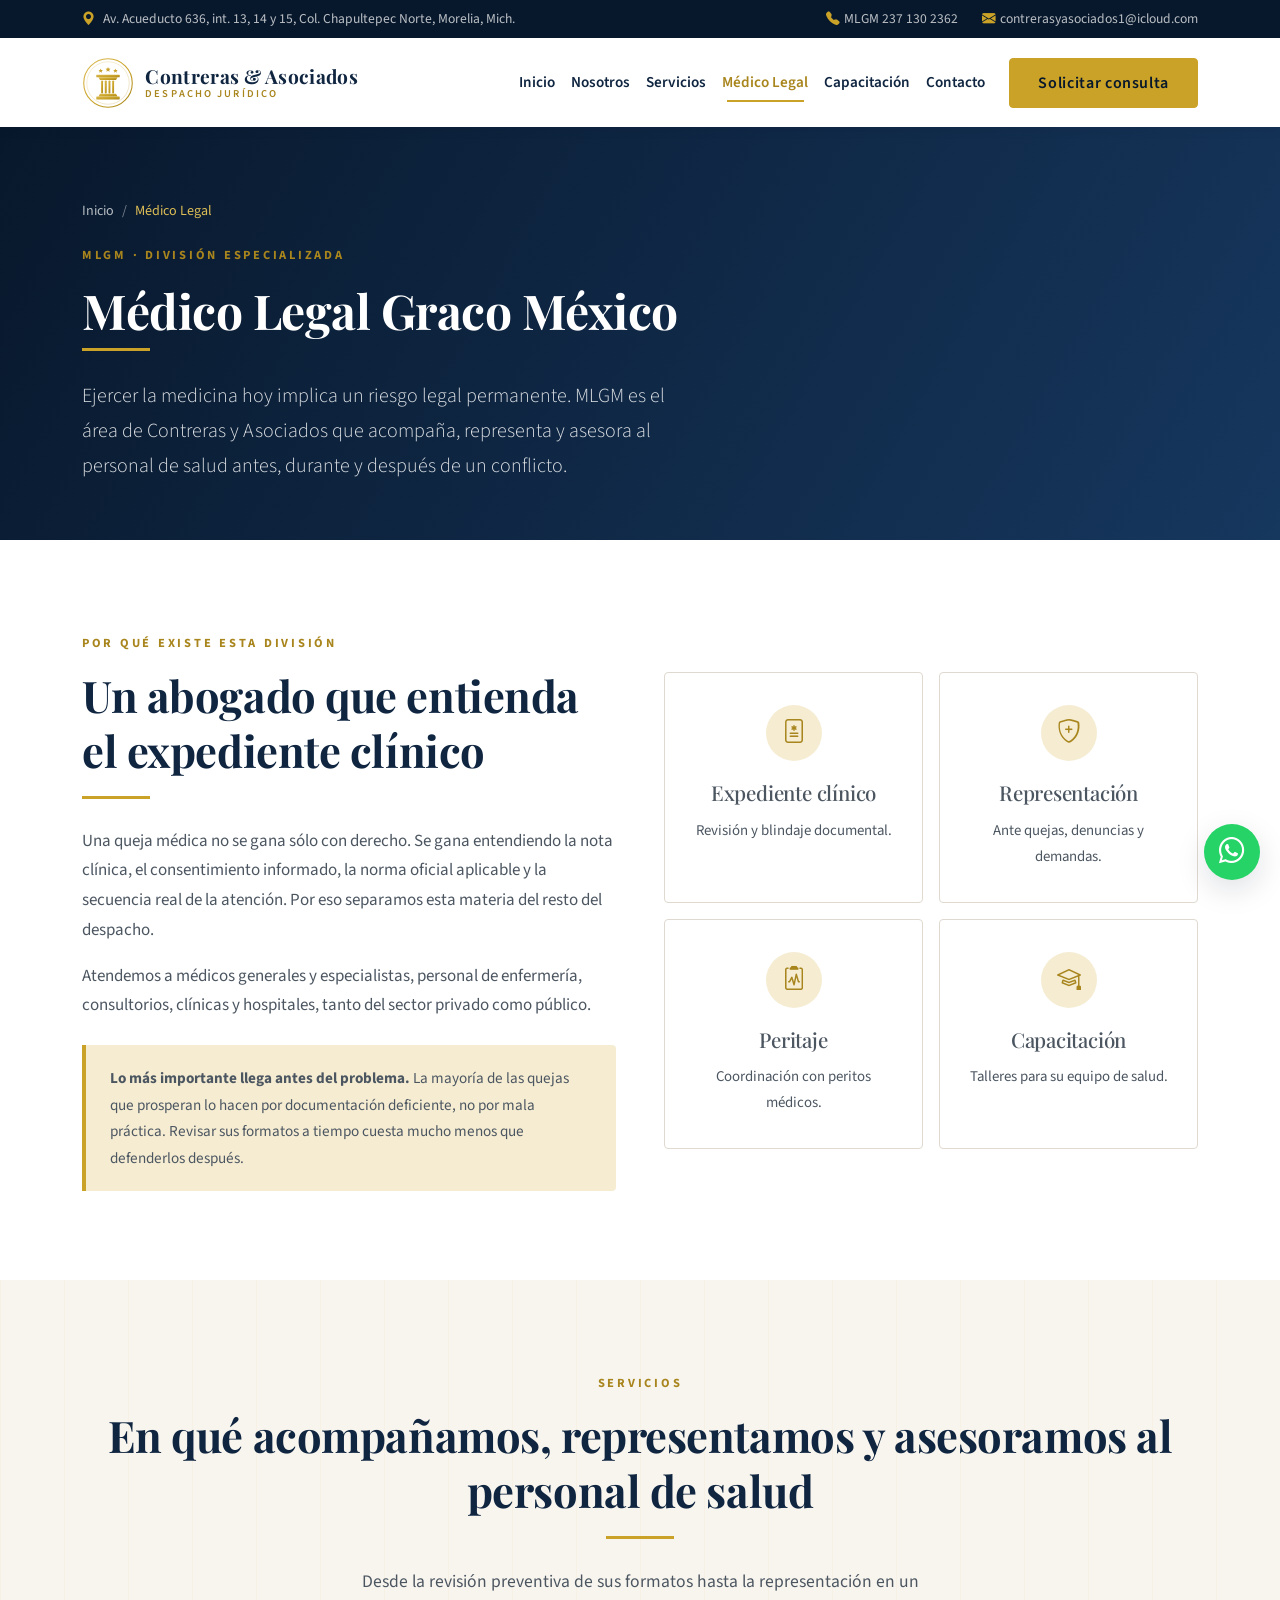
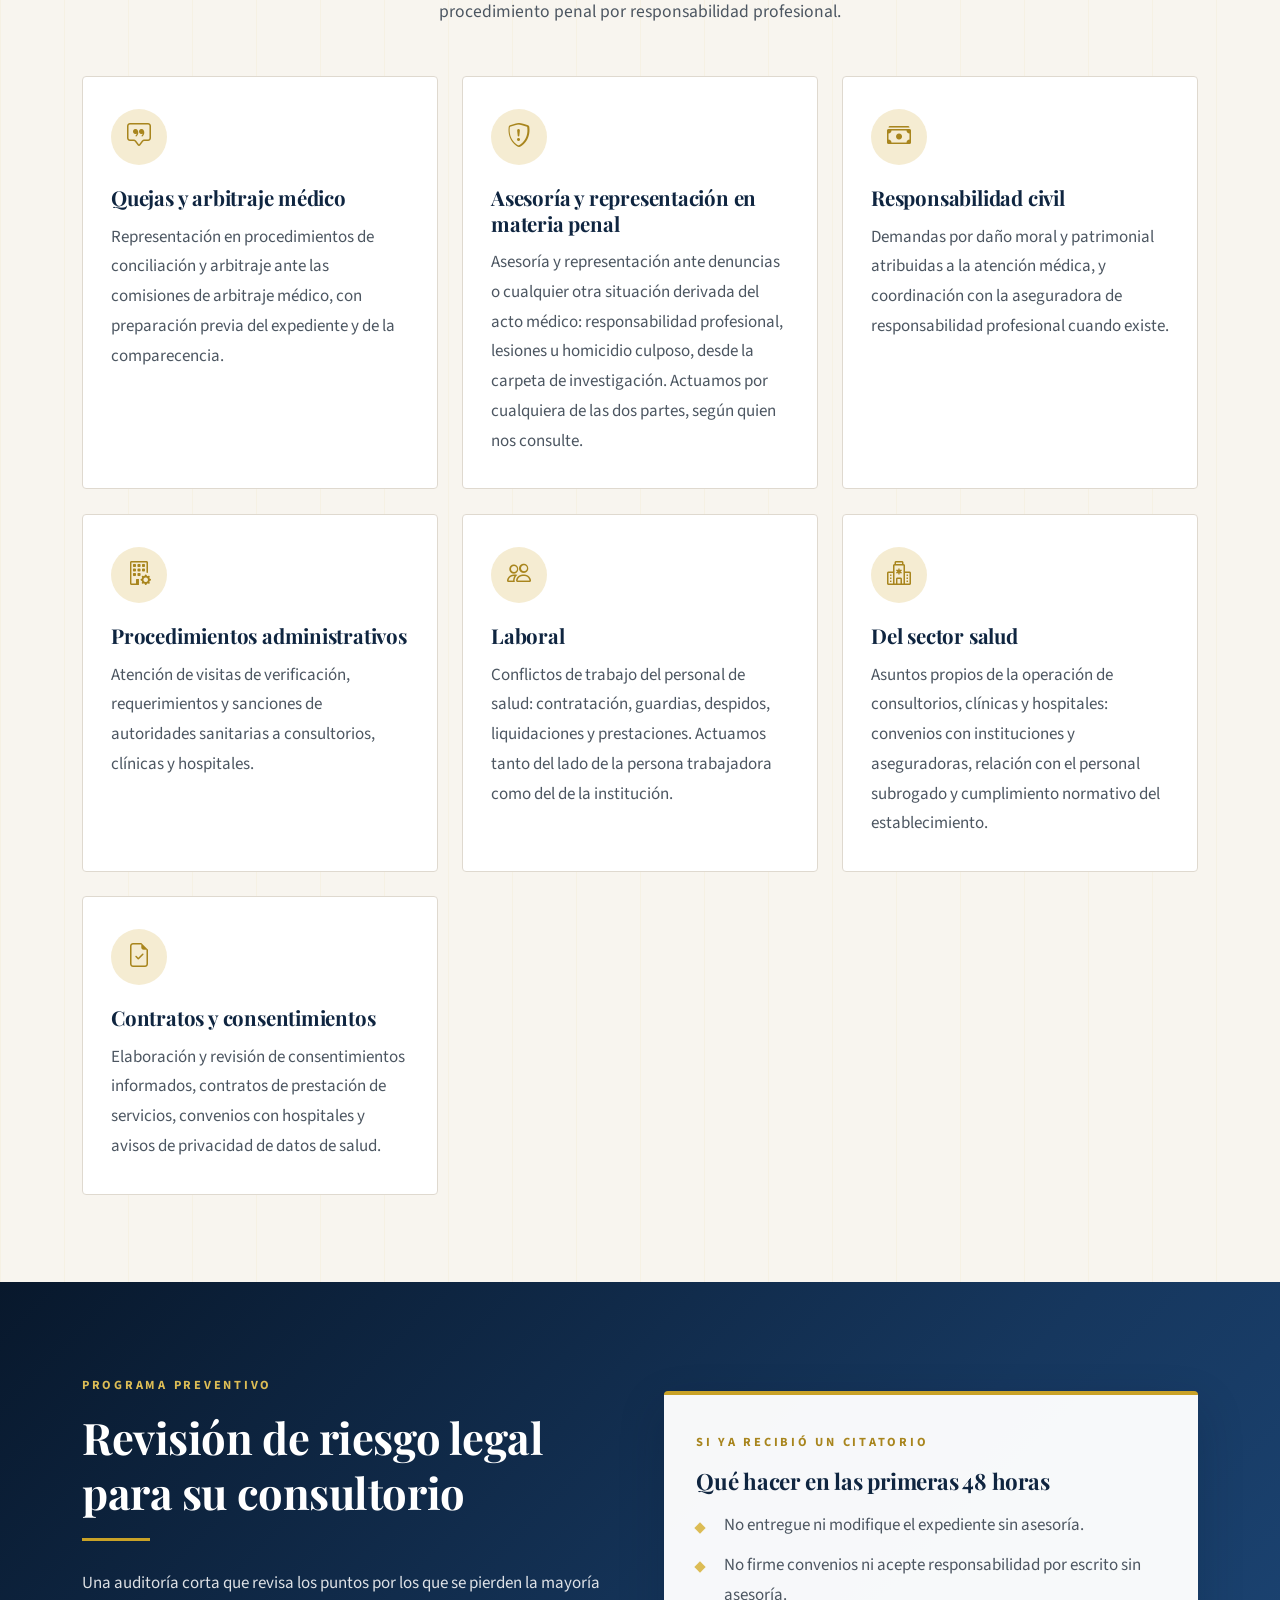
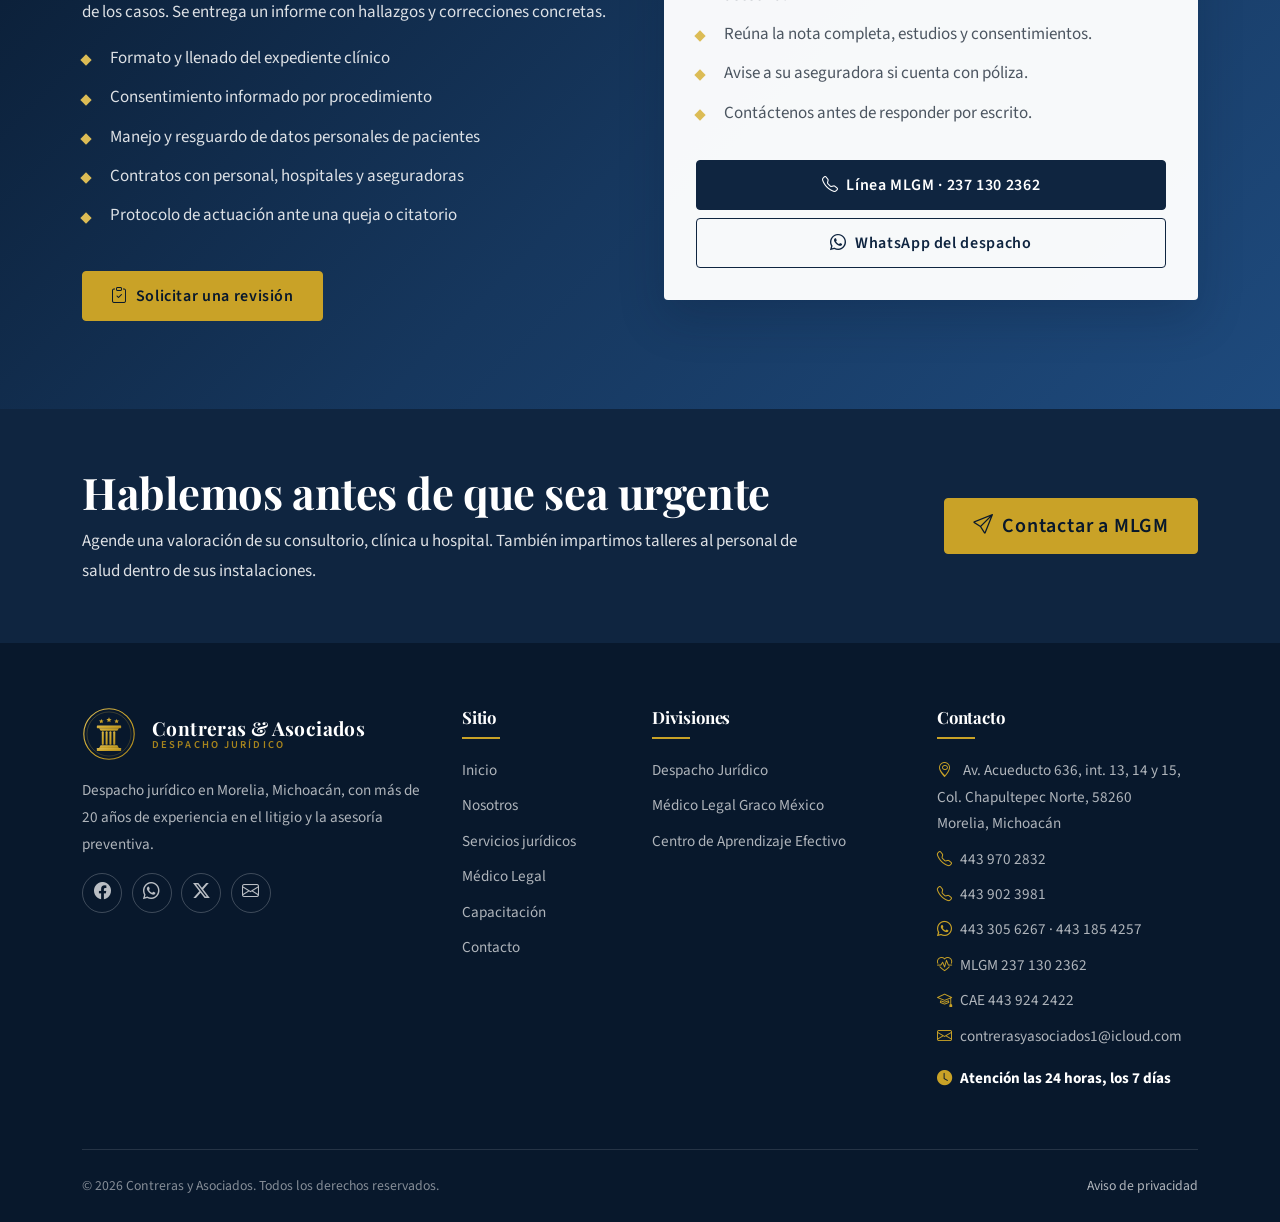
<file: medico-legal.html>
<!DOCTYPE html>
<html lang="es-MX">
<head>
  <meta charset="utf-8">
  <meta name="viewport" content="width=device-width, initial-scale=1">
  <title>Médico Legal Graco México | Representación y asesoría legal en salud</title>
  <meta name="description" content="MLGM, división de Contreras y Asociados especializada en la representación y asesoría legal de médicos, clínicas y hospitales en Morelia, Michoacán.">
  <link rel="canonical" href="https://contrerasasociados.com.mx/medico-legal.html">

  <meta property="og:type" content="website">
  <meta property="og:locale" content="es_MX">
  <meta property="og:site_name" content="Contreras y Asociados">
  <meta property="og:title" content="Médico Legal Graco México | MLGM">
  <meta property="og:description" content="Representación, asesoría y prevención legal para médicos, clínicas y hospitales.">

  <meta property="og:url" content="https://contrerasasociados.com.mx/medico-legal.html">
  <meta property="og:image" content="https://contrerasasociados.com.mx/assets/img/og-imagen.jpg">
  <meta property="og:image:width" content="1200">
  <meta property="og:image:height" content="630">
  <meta property="og:image:alt" content="Contreras y Asociados, despacho jurídico en Morelia, Michoacán">
  <meta name="twitter:card" content="summary_large_image">
  <meta name="twitter:site" content="@Contyasoc1">

  <link rel="icon" href="assets/img/favicon.svg" type="image/svg+xml">

  <link rel="preconnect" href="https://fonts.googleapis.com">
  <link rel="preconnect" href="https://fonts.gstatic.com" crossorigin>
  <link href="https://fonts.googleapis.com/css2?family=Playfair+Display:wght@600;700&family=Source+Sans+3:wght@400;600;700&display=swap" rel="stylesheet">
  <link href="https://cdn.jsdelivr.net/npm/bootstrap@5.3.3/dist/css/bootstrap.min.css" rel="stylesheet" integrity="sha384-QWTKZyjpPEjISv5WaRU9OFeRpok6YctnYmDr5pNlyT2bRjXh0JMhjY6hW+ALEwIH" crossorigin="anonymous">
  <link href="https://cdn.jsdelivr.net/npm/bootstrap-icons@1.11.3/font/bootstrap-icons.min.css" rel="stylesheet">
  <link href="assets/css/styles.css" rel="stylesheet">

  <script type="application/ld+json">
  {
    "@context": "https://schema.org",
    "@graph": [
      {
        "@type": "BreadcrumbList",
        "itemListElement": [
          {
            "@type": "ListItem",
            "position": 1,
            "name": "Inicio"
          },
          {
            "@type": "ListItem",
            "position": 2,
            "name": "Médico Legal",
            "item": "https://contrerasasociados.com.mx/medico-legal.html"
          }
        ]
      },
      {
        "@type": "Service",
        "serviceType": "Representación y asesoría legal para personal de salud",
        "name": "Médico Legal Graco México",
        "provider": {
          "@type": "LegalService",
          "name": "Contreras y Asociados",
          "@id": "https://contrerasasociados.com.mx/#despacho"
        },
        "areaServed": "México"
      }
    ]
  }
  </script>
</head>
<body>
  <a class="enlace-saltar" href="#contenido">Saltar al contenido principal</a>

  <div class="barra-superior d-none d-lg-block">
    <div class="container d-flex justify-content-between align-items-center">
      <span>
        <i class="bi bi-geo-alt-fill texto-oro me-1"></i>
        Av. Acueducto 636, int. 13, 14 y 15, Col. Chapultepec Norte, Morelia, Mich.
      </span>
      <span class="d-flex gap-4">
        <a href="tel:+522371302362"><i class="bi bi-telephone-fill texto-oro me-1"></i>MLGM 237 130 2362</a>
        <a href="mailto:contrerasyasociados1@icloud.com"><i class="bi bi-envelope-fill texto-oro me-1"></i>contrerasyasociados1@icloud.com</a>
      </span>
    </div>
  </div>

  <nav class="navbar navbar-expand-xl navbar-despacho sticky-top">
    <div class="container">
      <a class="navbar-brand" href="index.html">
        <img src="assets/img/logo.svg" alt="" class="marca-logo" width="52" height="52">
        <span class="marca-nombre">
          Contreras &amp; Asociados
          <span class="marca-bajada">Despacho Jurídico</span>
        </span>
      </a>
      <button class="navbar-toggler" type="button" data-bs-toggle="collapse"
              data-bs-target="#menuPrincipal" aria-controls="menuPrincipal"
              aria-expanded="false" aria-label="Abrir menú de navegación">
        <span class="navbar-toggler-icon"></span>
      </button>
      <div class="collapse navbar-collapse" id="menuPrincipal">
        <ul class="navbar-nav ms-auto align-items-xl-center">
          <li class="nav-item"><a class="nav-link" href="index.html">Inicio</a></li>
          <li class="nav-item"><a class="nav-link" href="nosotros.html">Nosotros</a></li>
          <li class="nav-item"><a class="nav-link" href="servicios.html">Servicios</a></li>
          <li class="nav-item"><a class="nav-link" href="medico-legal.html">Médico Legal</a></li>
          <li class="nav-item"><a class="nav-link" href="cae.html">Capacitación</a></li>
          <li class="nav-item"><a class="nav-link" href="contacto.html">Contacto</a></li>
          <li class="nav-item ms-xl-3 mt-3 mt-xl-0">
            <a class="btn btn-oro w-100" href="contacto.html#formulario">Solicitar consulta</a>
          </li>
        </ul>
      </div>
    </div>
  </nav>

  <main id="contenido">

    <header class="encabezado-pagina">
      <div class="container">
        <nav aria-label="Ruta de navegación">
          <ol class="breadcrumb mb-3">
            <li class="breadcrumb-item"><a href="index.html">Inicio</a></li>
            <li class="breadcrumb-item active" aria-current="page">Médico Legal</li>
          </ol>
        </nav>
        <span class="eyebrow">MLGM · División especializada</span>
        <h1>Médico Legal Graco México</h1>
        <hr class="regla-oro">
        <p class="lead mb-0" style="max-width: 62ch;">
          Ejercer la medicina hoy implica un riesgo legal permanente. MLGM es el
          área de Contreras y Asociados que acompaña, representa y asesora al
          personal de salud antes, durante y después de un conflicto.
        </p>
      </div>
    </header>

    <!-- ===================== Qué es ===================== -->
    <section class="seccion">
      <div class="container">
        <div class="row g-5 align-items-center">
          <div class="col-lg-6 revelar">
            <span class="eyebrow">Por qué existe esta división</span>
            <h2 class="titulo-seccion">Un abogado que entienda el expediente clínico</h2>
            <hr class="regla-oro">
            <p>
              Una queja médica no se gana sólo con derecho. Se gana entendiendo la
              nota clínica, el consentimiento informado, la norma oficial aplicable
              y la secuencia real de la atención. Por eso separamos esta materia del
              resto del despacho.
            </p>
            <p>
              Atendemos a médicos generales y especialistas, personal de enfermería,
              consultorios, clínicas y hospitales, tanto del sector privado como
              público.
            </p>
            <div class="aviso-destacado mt-4">
              <strong>Lo más importante llega antes del problema.</strong> La mayoría
              de las quejas que prosperan lo hacen por documentación deficiente, no
              por mala práctica. Revisar sus formatos a tiempo cuesta mucho menos que
              defenderlos después.
            </div>
          </div>

          <div class="col-lg-6 revelar">
            <div class="row g-3">
              <div class="col-6">
                <article class="tarjeta text-center h-100">
                  <span class="icono-tarjeta mx-auto"><i class="bi bi-file-medical"></i></span>
                  <h3 class="h5">Expediente clínico</h3>
                  <p class="mb-0 small">Revisión y blindaje documental.</p>
                </article>
              </div>
              <div class="col-6">
                <article class="tarjeta text-center h-100">
                  <span class="icono-tarjeta mx-auto"><i class="bi bi-shield-plus"></i></span>
                  <h3 class="h5">Representación</h3>
                  <p class="mb-0 small">Ante quejas, denuncias y demandas.</p>
                </article>
              </div>
              <div class="col-6">
                <article class="tarjeta text-center h-100">
                  <span class="icono-tarjeta mx-auto"><i class="bi bi-clipboard2-pulse"></i></span>
                  <h3 class="h5">Peritaje</h3>
                  <p class="mb-0 small">Coordinación con peritos médicos.</p>
                </article>
              </div>
              <div class="col-6">
                <article class="tarjeta text-center h-100">
                  <span class="icono-tarjeta mx-auto"><i class="bi bi-mortarboard"></i></span>
                  <h3 class="h5">Capacitación</h3>
                  <p class="mb-0 small">Talleres para su equipo de salud.</p>
                </article>
              </div>
            </div>
          </div>
        </div>
      </div>
    </section>

    <!-- ===================== Servicios ===================== -->
    <section class="seccion fondo-marfil patron-columnas">
      <div class="container">
        <div class="text-center revelar">
          <span class="eyebrow">Servicios</span>
          <h2 class="titulo-seccion">En qué acompañamos, representamos y asesoramos al personal de salud</h2>
          <hr class="regla-oro mx-auto">
          <p class="entradilla">
            Desde la revisión preventiva de sus formatos hasta la representación
            en un procedimiento penal por responsabilidad profesional.
          </p>
        </div>

        <div class="row g-4 mt-4">
          <div class="col-md-6 col-lg-4 revelar">
            <article class="tarjeta h-100">
              <span class="icono-tarjeta"><i class="bi bi-chat-square-quote"></i></span>
              <h3>Quejas y arbitraje médico</h3>
              <p>
                Representación en procedimientos de conciliación y arbitraje ante
                las comisiones de arbitraje médico, con preparación previa del
                expediente y de la comparecencia.
              </p>
            </article>
          </div>

          <div class="col-md-6 col-lg-4 revelar">
            <article class="tarjeta h-100">
              <span class="icono-tarjeta"><i class="bi bi-shield-exclamation"></i></span>
              <h3>Asesoría y representación en materia penal</h3>
              <p>
                Asesoría y representación ante denuncias o cualquier otra situación
                derivada del acto médico: responsabilidad profesional, lesiones u
                homicidio culposo, desde la carpeta de investigación. Actuamos por
                cualquiera de las dos partes, según quien nos consulte.
              </p>
            </article>
          </div>

          <div class="col-md-6 col-lg-4 revelar">
            <article class="tarjeta h-100">
              <span class="icono-tarjeta"><i class="bi bi-cash-stack"></i></span>
              <h3>Responsabilidad civil</h3>
              <p>
                Demandas por daño moral y patrimonial atribuidas a la atención
                médica, y coordinación con la aseguradora de responsabilidad
                profesional cuando existe.
              </p>
            </article>
          </div>

          <div class="col-md-6 col-lg-4 revelar">
            <article class="tarjeta h-100">
              <span class="icono-tarjeta"><i class="bi bi-building-gear"></i></span>
              <h3>Procedimientos administrativos</h3>
              <p>
                Atención de visitas de verificación, requerimientos y sanciones de
                autoridades sanitarias a consultorios, clínicas y hospitales.
              </p>
            </article>
          </div>

          <div class="col-md-6 col-lg-4 revelar">
            <article class="tarjeta h-100">
              <span class="icono-tarjeta"><i class="bi bi-people"></i></span>
              <h3>Laboral</h3>
              <p>
                Conflictos de trabajo del personal de salud: contratación, guardias,
                despidos, liquidaciones y prestaciones. Actuamos tanto del lado de
                la persona trabajadora como del de la institución.
              </p>
            </article>
          </div>

          <div class="col-md-6 col-lg-4 revelar">
            <article class="tarjeta h-100">
              <span class="icono-tarjeta"><i class="bi bi-hospital"></i></span>
              <h3>Del sector salud</h3>
              <p>
                Asuntos propios de la operación de consultorios, clínicas y
                hospitales: convenios con instituciones y aseguradoras, relación
                con el personal subrogado y cumplimiento normativo del
                establecimiento.
              </p>
            </article>
          </div>

          <div class="col-md-6 col-lg-4 revelar">
            <article class="tarjeta h-100">
              <span class="icono-tarjeta"><i class="bi bi-file-earmark-check"></i></span>
              <h3>Contratos y consentimientos</h3>
              <p>
                Elaboración y revisión de consentimientos informados, contratos de
                prestación de servicios, convenios con hospitales y avisos de
                privacidad de datos de salud.
              </p>
            </article>
          </div>
        </div>
      </div>
    </section>

    <!-- ===================== Prevención ===================== -->
    <section class="seccion fondo-degradado">
      <div class="container">
        <div class="row g-5 align-items-center">
          <div class="col-lg-6 revelar">
            <span class="eyebrow">Programa preventivo</span>
            <h2 class="titulo-seccion">Revisión de riesgo legal para su consultorio</h2>
            <hr class="regla-oro">
            <p>
              Una auditoría corta que revisa los puntos por los que se pierden la
              mayoría de los casos. Se entrega un informe con hallazgos y
              correcciones concretas.
            </p>
            <ul class="lista-marcada">
              <li>Formato y llenado del expediente clínico</li>
              <li>Consentimiento informado por procedimiento</li>
              <li>Manejo y resguardo de datos personales de pacientes</li>
              <li>Contratos con personal, hospitales y aseguradoras</li>
              <li>Protocolo de actuación ante una queja o citatorio</li>
            </ul>
            <a class="btn btn-oro mt-3" href="contacto.html#formulario">
              <i class="bi bi-clipboard-check me-2"></i>Solicitar una revisión
            </a>
          </div>

          <div class="col-lg-6 revelar">
            <div class="hero-tarjeta">
              <span class="eyebrow">Si ya recibió un citatorio</span>
              <h2>Qué hacer en las primeras 48 horas</h2>
              <ul class="lista-marcada mt-3">
                <li>No entregue ni modifique el expediente sin asesoría.</li>
                <li>No firme convenios ni acepte responsabilidad por escrito sin asesoría.</li>
                <li>Reúna la nota completa, estudios y consentimientos.</li>
                <li>Avise a su aseguradora si cuenta con póliza.</li>
                <li>Contáctenos antes de responder por escrito.</li>
              </ul>
              <a class="btn btn-azul w-100 mt-2" href="tel:+522371302362">
                <i class="bi bi-telephone me-2"></i>Línea MLGM · 237 130 2362
              </a>
              <a class="btn btn-contorno-azul w-100 mt-2" href="https://wa.me/524433056267"
                 target="_blank" rel="noopener">
                <i class="bi bi-whatsapp me-2"></i>WhatsApp del despacho
              </a>
            </div>
          </div>
        </div>
      </div>
    </section>

    <section class="seccion-compacta fondo-azul">
      <div class="container">
        <div class="row align-items-center g-4 revelar">
          <div class="col-lg-8">
            <h2 class="titulo-seccion mb-2">Hablemos antes de que sea urgente</h2>
            <p class="mb-0">
              Agende una valoración de su consultorio, clínica u hospital. También
              impartimos talleres al personal de salud dentro de sus instalaciones.
            </p>
          </div>
          <div class="col-lg-4 text-lg-end">
            <a class="btn btn-oro btn-lg" href="contacto.html#formulario">
              <i class="bi bi-send me-2"></i>Contactar a MLGM
            </a>
          </div>
        </div>
      </div>
    </section>

  </main>

  <footer class="pie">
    <div class="container">
      <div class="row g-4">
        <div class="col-lg-4">
          <div class="d-flex align-items-center gap-3 mb-3">
            <img src="assets/img/logo.svg" alt="" width="54" height="54">
            <span class="marca-nombre text-white">
              Contreras &amp; Asociados
              <span class="marca-bajada">Despacho Jurídico</span>
            </span>
          </div>
          <p>
            Despacho jurídico en Morelia, Michoacán, con más de 20 años de experiencia
            en el litigio y la asesoría preventiva.
          </p>
          <div class="redes-sociales mt-3">
            <a href="https://www.facebook.com/profile.php?id=61590984252569" target="_blank"
               rel="noopener" aria-label="Facebook de Contreras y Asociados">
              <i class="bi bi-facebook"></i>
            </a>
            <a href="https://wa.me/524433056267" target="_blank" rel="noopener"
               aria-label="WhatsApp de Contreras y Asociados">
              <i class="bi bi-whatsapp"></i>
            </a>
            <a href="https://x.com/Contyasoc1" target="_blank" rel="noopener"
               aria-label="Contreras y Asociados en X">
              <i class="bi bi-twitter-x"></i>
            </a>
            <a href="mailto:contrerasyasociados1@icloud.com"
               aria-label="Correo de Contreras y Asociados">
              <i class="bi bi-envelope"></i>
            </a>
          </div>
        </div>

        <div class="col-6 col-lg-2">
          <h4>Sitio</h4>
          <ul class="pie-enlaces">
            <li><a href="index.html">Inicio</a></li>
            <li><a href="nosotros.html">Nosotros</a></li>
            <li><a href="servicios.html">Servicios jurídicos</a></li>
            <li><a href="medico-legal.html">Médico Legal</a></li>
            <li><a href="cae.html">Capacitación</a></li>
            <li><a href="contacto.html">Contacto</a></li>
          </ul>
        </div>

        <div class="col-6 col-lg-3">
          <h4>Divisiones</h4>
          <ul class="pie-enlaces">
            <li><a href="servicios.html">Despacho Jurídico</a></li>
            <li><a href="medico-legal.html">Médico Legal Graco México</a></li>
            <li><a href="cae.html">Centro de Aprendizaje Efectivo</a></li>
          </ul>
        </div>

        <div class="col-lg-3">
          <h4>Contacto</h4>
          <ul class="pie-enlaces">
            <li>
              <i class="bi bi-geo-alt texto-oro me-2"></i>
              Av. Acueducto 636, int. 13, 14 y 15,<br>
              Col. Chapultepec Norte, 58260<br>
              Morelia, Michoacán
            </li>
            <li><i class="bi bi-telephone texto-oro me-2"></i><a href="tel:+524439702832">443 970 2832</a></li>
            <li><i class="bi bi-telephone texto-oro me-2"></i><a href="tel:+524439023981">443 902 3981</a></li>
            <li><i class="bi bi-whatsapp texto-oro me-2"></i><a href="https://wa.me/524433056267" target="_blank" rel="noopener">443 305 6267</a> &middot; <a href="https://wa.me/524431854257" target="_blank" rel="noopener">443 185 4257</a></li>
            <li><i class="bi bi-heart-pulse texto-oro me-2"></i>MLGM <a href="tel:+522371302362">237 130 2362</a></li>
            <li><i class="bi bi-mortarboard texto-oro me-2"></i>CAE <a href="tel:+524439242422">443 924 2422</a></li>
            <li><i class="bi bi-envelope texto-oro me-2"></i><a href="mailto:contrerasyasociados1@icloud.com">contrerasyasociados1@icloud.com</a></li>
            <li class="mt-3"><i class="bi bi-clock-fill texto-oro me-2"></i><strong class="text-white">Atención las 24 horas, los 7 días</strong></li>
          </ul>
        </div>
      </div>

      <div class="pie-legal">
        <div class="row gy-2 align-items-center">
          <div class="col-md-8">
            &copy; <span data-anio-actual>2026</span> Contreras y Asociados. Todos los derechos reservados.
          </div>
          <div class="col-md-4 text-md-end">
            <a href="aviso-de-privacidad.html">Aviso de privacidad</a>
          </div>
        </div>
      </div>
    </div>
  </footer>

  <a class="boton-whatsapp" href="https://wa.me/524433056267" target="_blank"
     rel="noopener" aria-label="Escribir por WhatsApp">
    <i class="bi bi-whatsapp"></i>
  </a>
  <button class="boton-arriba" type="button" data-boton-arriba aria-label="Volver arriba">
    <i class="bi bi-arrow-up"></i>
  </button>

  <script src="https://cdn.jsdelivr.net/npm/bootstrap@5.3.3/dist/js/bootstrap.bundle.min.js" integrity="sha384-YvpcrYf0tY3lHB60NNkmXc5s9fDVZLESaAA55NDzOxhy9GkcIdslK1eN7N6jIeHz" crossorigin="anonymous"></script>
  <script src="assets/js/main.js"></script>
</body>
</html>
</file>
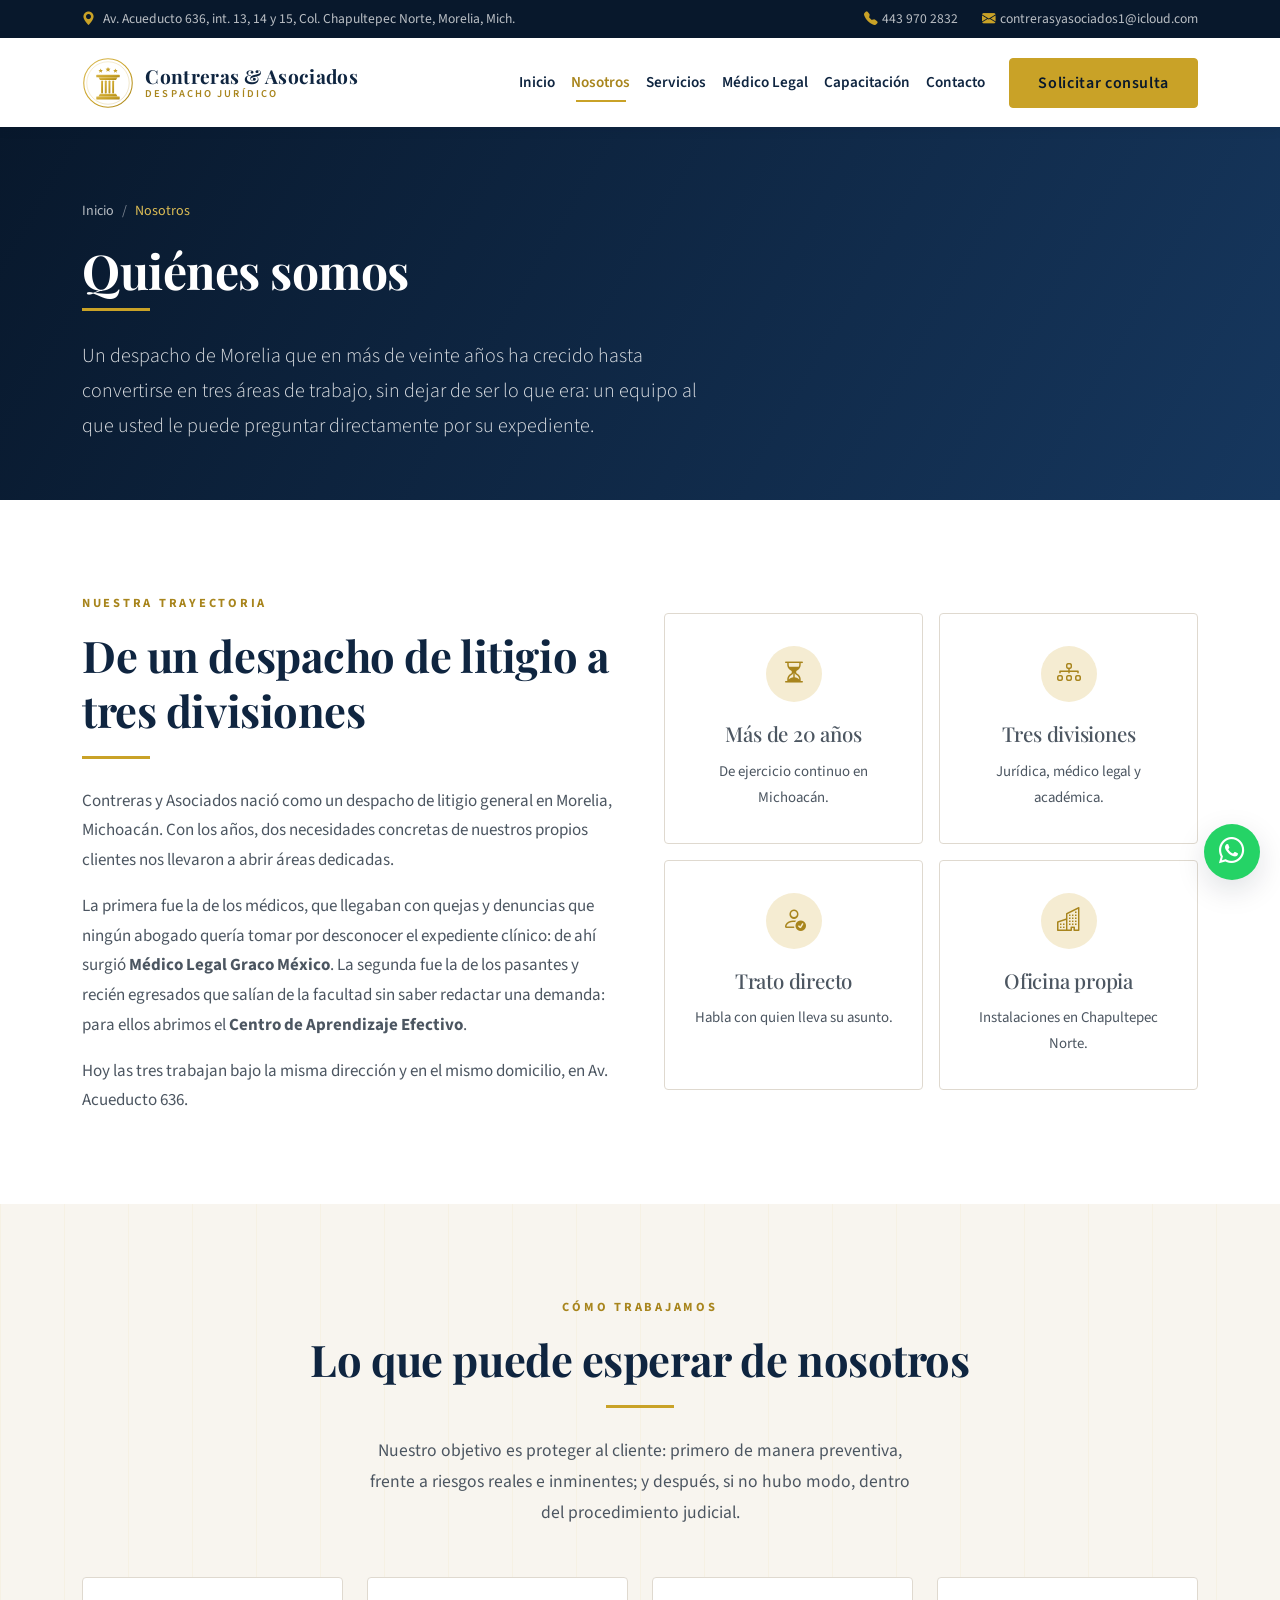
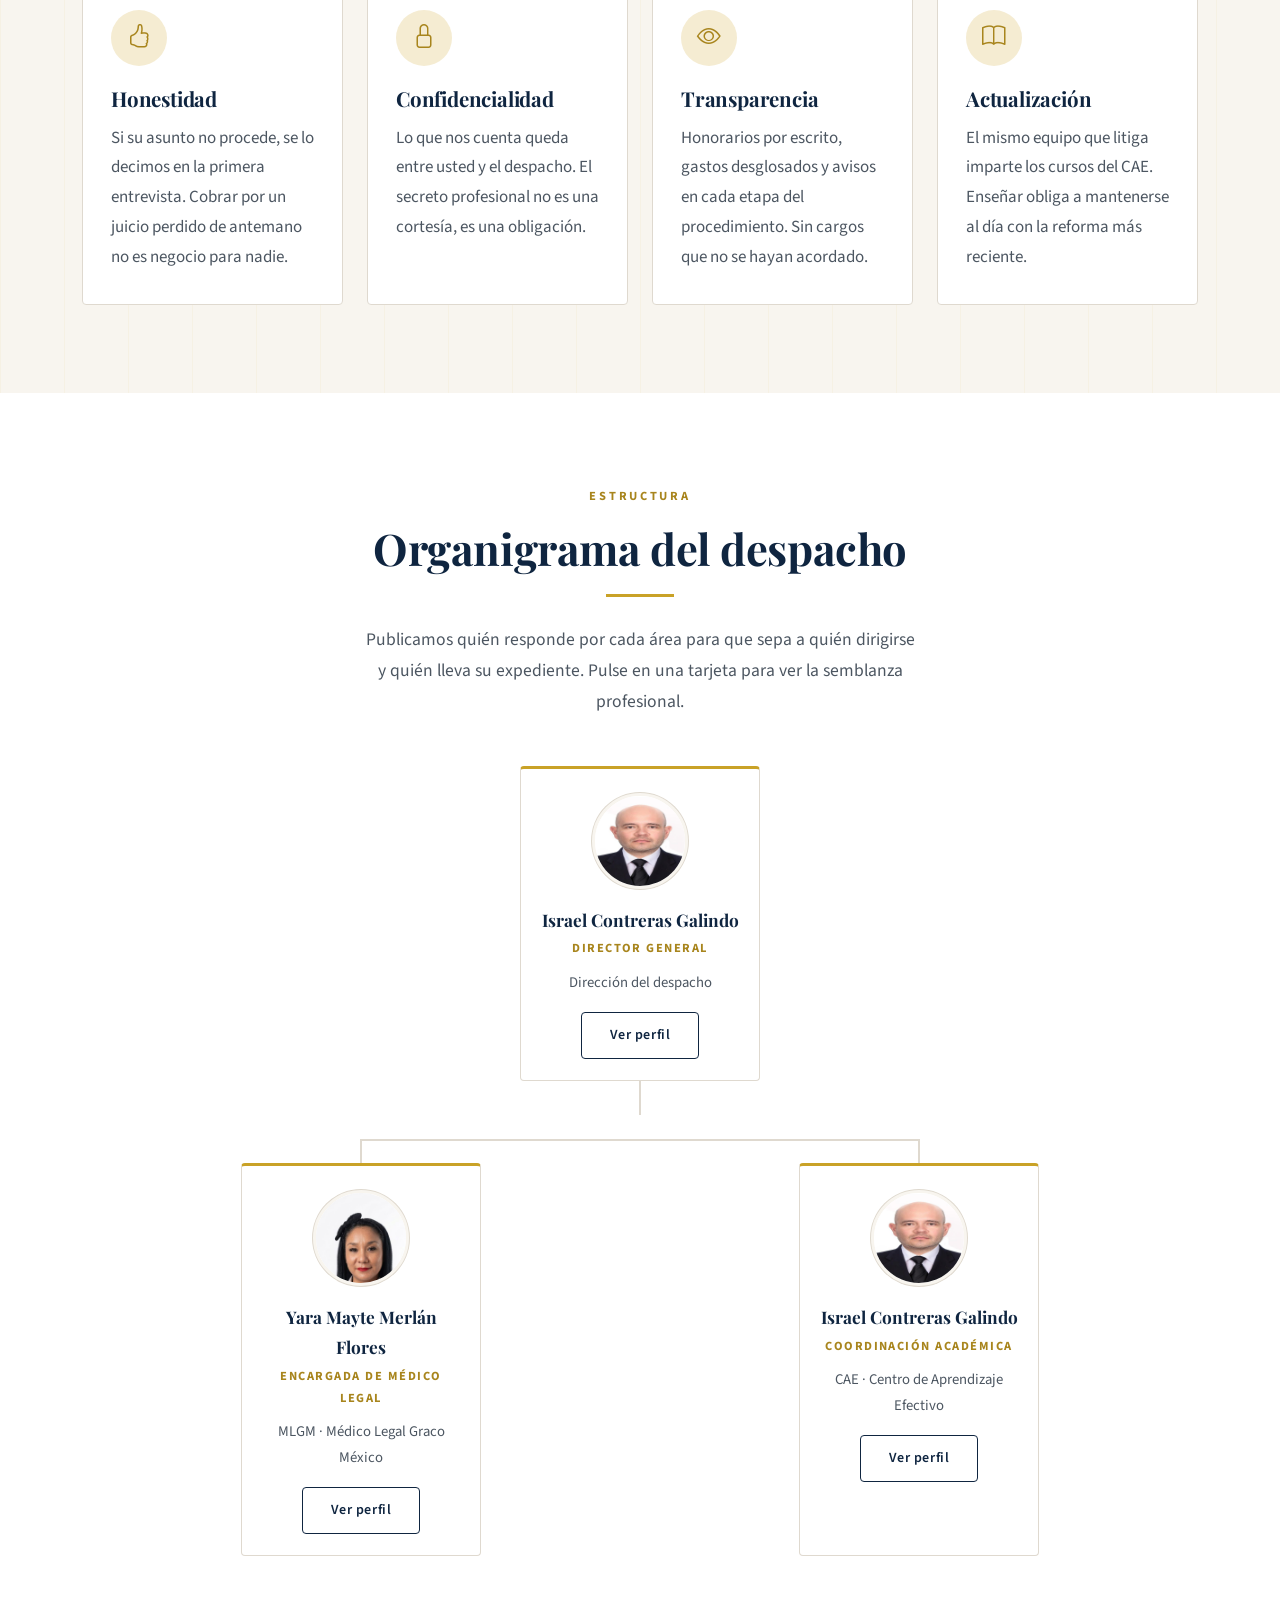
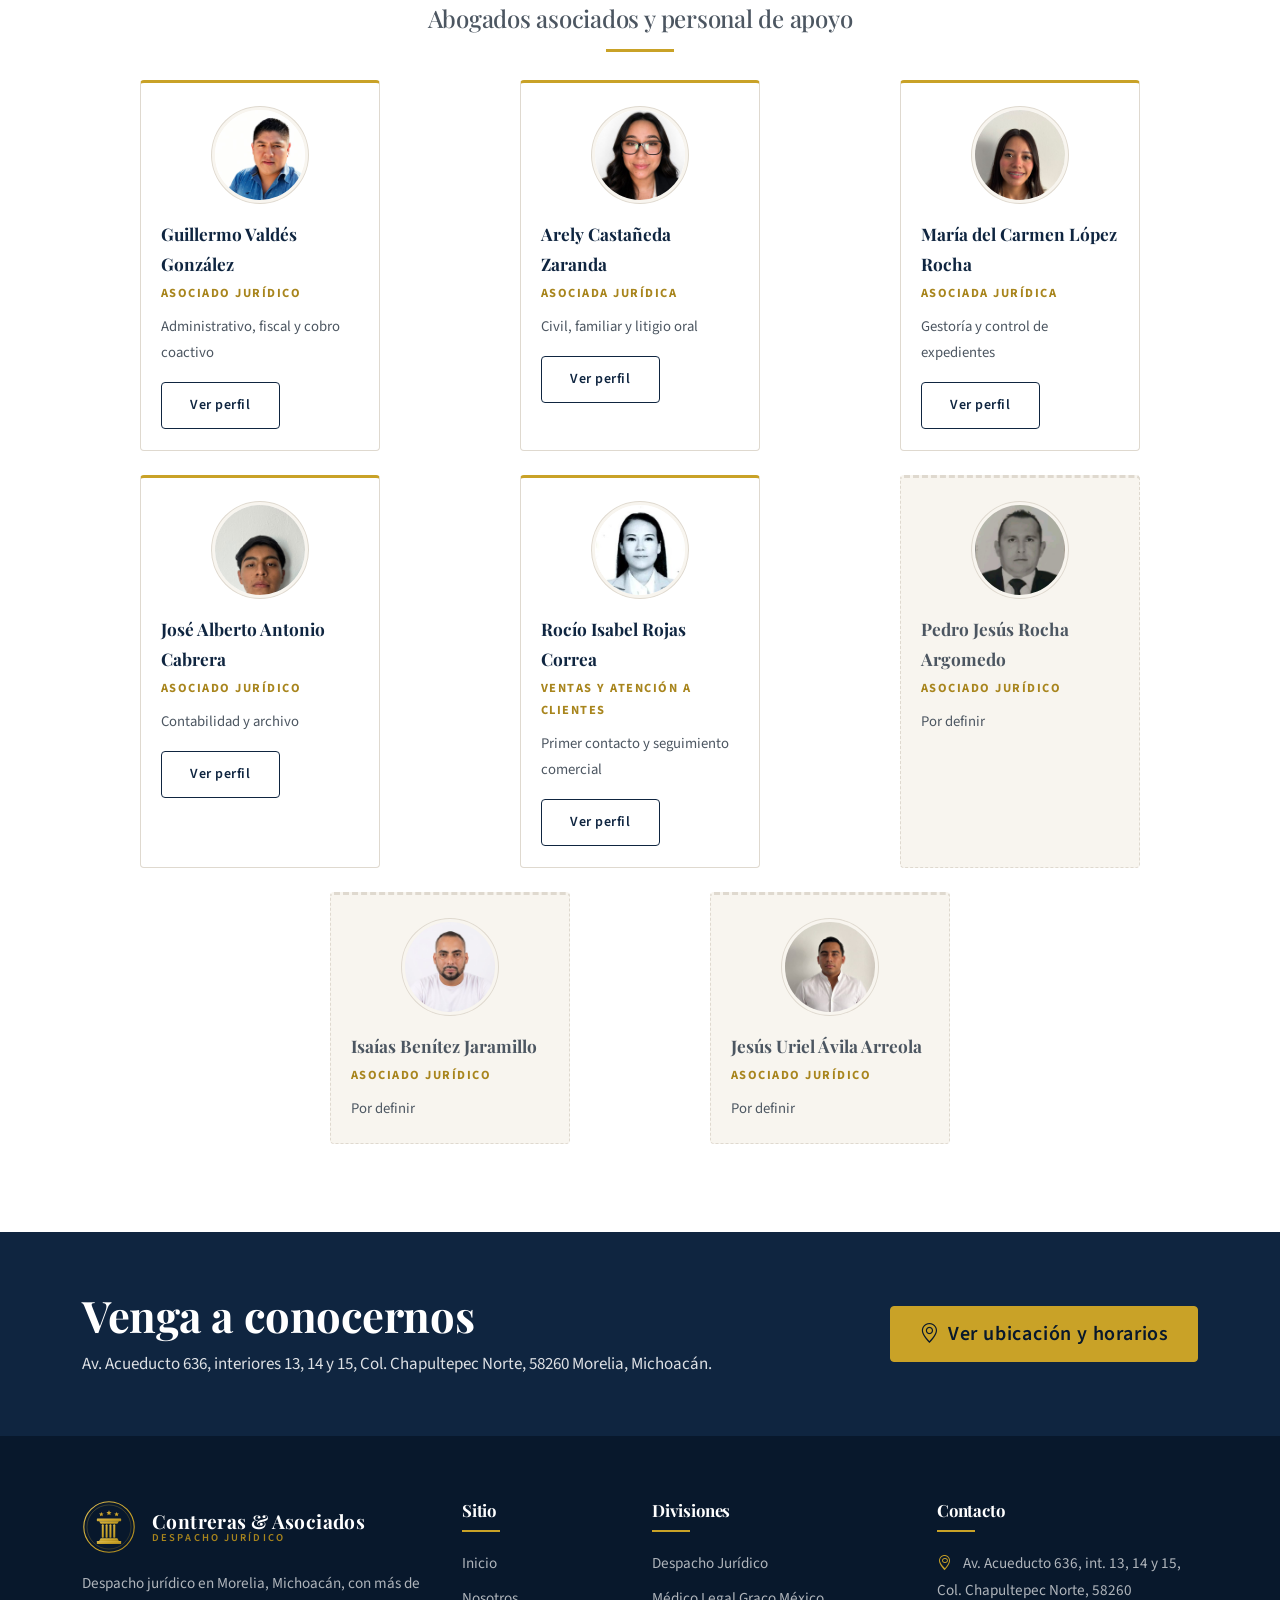
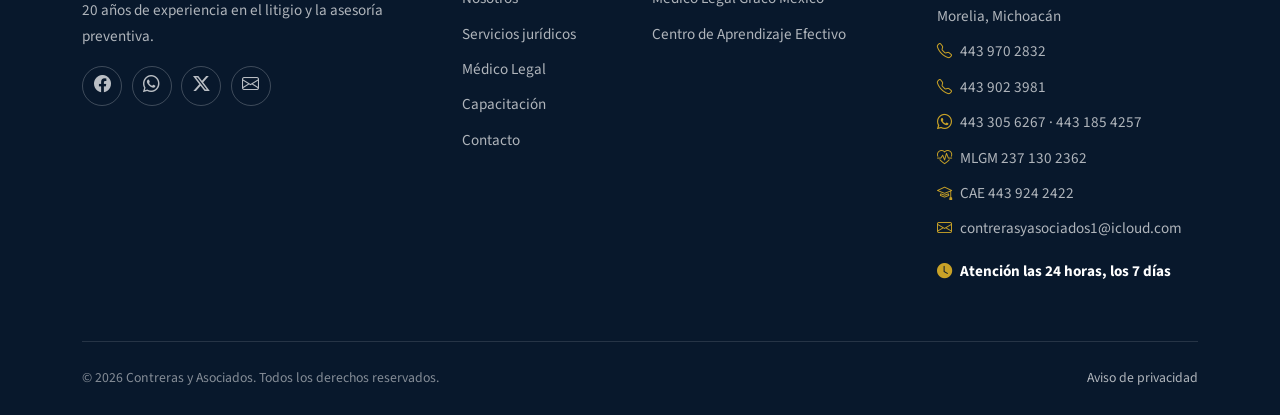
<file: nosotros.html>
<!DOCTYPE html>
<html lang="es-MX">
<head>
  <meta charset="utf-8">
  <meta name="viewport" content="width=device-width, initial-scale=1">
  <title>Nosotros y organigrama | Contreras y Asociados — Morelia</title>
  <meta name="description" content="Quiénes somos, cómo trabajamos y quién responde por cada área. Organigrama del despacho jurídico Contreras y Asociados en Morelia, Michoacán.">
  <link rel="canonical" href="https://contrerasasociados.com.mx/nosotros.html">

  <meta property="og:type" content="website">
  <meta property="og:locale" content="es_MX">
  <meta property="og:site_name" content="Contreras y Asociados">
  <meta property="og:title" content="Nosotros | Contreras y Asociados">
  <meta property="og:description" content="Más de 20 años de trayectoria y un organigrama abierto: sepa con quién trata.">

  <meta property="og:url" content="https://contrerasasociados.com.mx/nosotros.html">
  <meta property="og:image" content="https://contrerasasociados.com.mx/assets/img/og-imagen.jpg">
  <meta property="og:image:width" content="1200">
  <meta property="og:image:height" content="630">
  <meta property="og:image:alt" content="Contreras y Asociados, despacho jurídico en Morelia, Michoacán">
  <meta name="twitter:card" content="summary_large_image">
  <meta name="twitter:site" content="@Contyasoc1">

  <link rel="icon" href="assets/img/favicon.svg" type="image/svg+xml">

  <link rel="preconnect" href="https://fonts.googleapis.com">
  <link rel="preconnect" href="https://fonts.gstatic.com" crossorigin>
  <link href="https://fonts.googleapis.com/css2?family=Playfair+Display:wght@600;700&family=Source+Sans+3:wght@400;600;700&display=swap" rel="stylesheet">
  <link href="https://cdn.jsdelivr.net/npm/bootstrap@5.3.3/dist/css/bootstrap.min.css" rel="stylesheet" integrity="sha384-QWTKZyjpPEjISv5WaRU9OFeRpok6YctnYmDr5pNlyT2bRjXh0JMhjY6hW+ALEwIH" crossorigin="anonymous">
  <link href="https://cdn.jsdelivr.net/npm/bootstrap-icons@1.11.3/font/bootstrap-icons.min.css" rel="stylesheet">
  <link href="assets/css/styles.css" rel="stylesheet">

  <script type="application/ld+json">
  {
    "@context": "https://schema.org",
    "@graph": [
      {
        "@type": "BreadcrumbList",
        "itemListElement": [
          {
            "@type": "ListItem",
            "position": 1,
            "name": "Inicio"
          },
          {
            "@type": "ListItem",
            "position": 2,
            "name": "Nosotros",
            "item": "https://contrerasasociados.com.mx/nosotros.html"
          }
        ]
      },
      {
        "@type": "AboutPage",
        "name": "Quiénes somos",
        "mainEntity": {
          "@type": "LegalService",
          "name": "Contreras y Asociados",
          "@id": "https://contrerasasociados.com.mx/#despacho"
        }
      }
    ]
  }
  </script>
</head>
<body>
  <a class="enlace-saltar" href="#contenido">Saltar al contenido principal</a>

  <div class="barra-superior d-none d-lg-block">
    <div class="container d-flex justify-content-between align-items-center">
      <span>
        <i class="bi bi-geo-alt-fill texto-oro me-1"></i>
        Av. Acueducto 636, int. 13, 14 y 15, Col. Chapultepec Norte, Morelia, Mich.
      </span>
      <span class="d-flex gap-4">
        <a href="tel:+524439702832"><i class="bi bi-telephone-fill texto-oro me-1"></i>443 970 2832</a>
        <a href="mailto:contrerasyasociados1@icloud.com"><i class="bi bi-envelope-fill texto-oro me-1"></i>contrerasyasociados1@icloud.com</a>
      </span>
    </div>
  </div>

  <nav class="navbar navbar-expand-xl navbar-despacho sticky-top">
    <div class="container">
      <a class="navbar-brand" href="index.html">
        <img src="assets/img/logo.svg" alt="" class="marca-logo" width="52" height="52">
        <span class="marca-nombre">
          Contreras &amp; Asociados
          <span class="marca-bajada">Despacho Jurídico</span>
        </span>
      </a>
      <button class="navbar-toggler" type="button" data-bs-toggle="collapse"
              data-bs-target="#menuPrincipal" aria-controls="menuPrincipal"
              aria-expanded="false" aria-label="Abrir menú de navegación">
        <span class="navbar-toggler-icon"></span>
      </button>
      <div class="collapse navbar-collapse" id="menuPrincipal">
        <ul class="navbar-nav ms-auto align-items-xl-center">
          <li class="nav-item"><a class="nav-link" href="index.html">Inicio</a></li>
          <li class="nav-item"><a class="nav-link" href="nosotros.html">Nosotros</a></li>
          <li class="nav-item"><a class="nav-link" href="servicios.html">Servicios</a></li>
          <li class="nav-item"><a class="nav-link" href="medico-legal.html">Médico Legal</a></li>
          <li class="nav-item"><a class="nav-link" href="cae.html">Capacitación</a></li>
          <li class="nav-item"><a class="nav-link" href="contacto.html">Contacto</a></li>
          <li class="nav-item ms-xl-3 mt-3 mt-xl-0">
            <a class="btn btn-oro w-100" href="contacto.html#formulario">Solicitar consulta</a>
          </li>
        </ul>
      </div>
    </div>
  </nav>

  <main id="contenido">

    <header class="encabezado-pagina">
      <div class="container">
        <nav aria-label="Ruta de navegación">
          <ol class="breadcrumb mb-3">
            <li class="breadcrumb-item"><a href="index.html">Inicio</a></li>
            <li class="breadcrumb-item active" aria-current="page">Nosotros</li>
          </ol>
        </nav>
        <h1>Quiénes somos</h1>
        <hr class="regla-oro">
        <p class="lead mb-0" style="max-width: 62ch;">
          Un despacho de Morelia que en más de veinte años ha crecido hasta
          convertirse en tres áreas de trabajo, sin dejar de ser lo que era: un
          equipo al que usted le puede preguntar directamente por su expediente.
        </p>
      </div>
    </header>

    <!-- ===================== Historia ===================== -->
    <section class="seccion">
      <div class="container">
        <div class="row g-5 align-items-center">
          <div class="col-lg-6 revelar">
            <span class="eyebrow">Nuestra trayectoria</span>
            <h2 class="titulo-seccion">De un despacho de litigio a tres divisiones</h2>
            <hr class="regla-oro">
            <p>
              Contreras y Asociados nació como un despacho de litigio general en
              Morelia, Michoacán. Con los años, dos necesidades concretas de
              nuestros propios clientes nos llevaron a abrir áreas dedicadas.
            </p>
            <p>
              La primera fue la de los médicos, que llegaban con quejas y denuncias
              que ningún abogado quería tomar por desconocer el expediente clínico:
              de ahí surgió <strong>Médico Legal Graco México</strong>. La segunda
              fue la de los pasantes y recién egresados que salían de la facultad
              sin saber redactar una demanda: para ellos abrimos el
              <strong>Centro de Aprendizaje Efectivo</strong>.
            </p>
            <p class="mb-0">
              Hoy las tres trabajan bajo la misma dirección y en el mismo domicilio,
              en Av. Acueducto 636.
            </p>
          </div>

          <div class="col-lg-6 revelar">
            <div class="row g-3">
              <div class="col-6">
                <article class="tarjeta text-center h-100">
                  <span class="icono-tarjeta mx-auto"><i class="bi bi-hourglass-split"></i></span>
                  <h3 class="h5">Más de 20 años</h3>
                  <p class="mb-0 small">De ejercicio continuo en Michoacán.</p>
                </article>
              </div>
              <div class="col-6">
                <article class="tarjeta text-center h-100">
                  <span class="icono-tarjeta mx-auto"><i class="bi bi-diagram-3"></i></span>
                  <h3 class="h5">Tres divisiones</h3>
                  <p class="mb-0 small">Jurídica, médico legal y académica.</p>
                </article>
              </div>
              <div class="col-6">
                <article class="tarjeta text-center h-100">
                  <span class="icono-tarjeta mx-auto"><i class="bi bi-person-check"></i></span>
                  <h3 class="h5">Trato directo</h3>
                  <p class="mb-0 small">Habla con quien lleva su asunto.</p>
                </article>
              </div>
              <div class="col-6">
                <article class="tarjeta text-center h-100">
                  <span class="icono-tarjeta mx-auto"><i class="bi bi-buildings"></i></span>
                  <h3 class="h5">Oficina propia</h3>
                  <p class="mb-0 small">Instalaciones en Chapultepec Norte.</p>
                </article>
              </div>
            </div>
          </div>
        </div>
      </div>
    </section>

    <!-- ===================== Valores ===================== -->
    <section class="seccion fondo-marfil patron-columnas">
      <div class="container">
        <div class="text-center revelar">
          <span class="eyebrow">Cómo trabajamos</span>
          <h2 class="titulo-seccion">Lo que puede esperar de nosotros</h2>
          <hr class="regla-oro mx-auto">
          <p class="entradilla">
            Nuestro objetivo es proteger al cliente: primero de manera preventiva,
            frente a riesgos reales e inminentes; y después, si no hubo modo, dentro
            del procedimiento judicial.
          </p>
        </div>

        <div class="row g-4 mt-4">
          <div class="col-md-6 col-lg-3 revelar">
            <article class="tarjeta h-100">
              <span class="icono-tarjeta"><i class="bi bi-hand-thumbs-up"></i></span>
              <h3>Honestidad</h3>
              <p>
                Si su asunto no procede, se lo decimos en la primera entrevista.
                Cobrar por un juicio perdido de antemano no es negocio para nadie.
              </p>
            </article>
          </div>
          <div class="col-md-6 col-lg-3 revelar">
            <article class="tarjeta h-100">
              <span class="icono-tarjeta"><i class="bi bi-lock"></i></span>
              <h3>Confidencialidad</h3>
              <p>
                Lo que nos cuenta queda entre usted y el despacho. El secreto
                profesional no es una cortesía, es una obligación.
              </p>
            </article>
          </div>
          <div class="col-md-6 col-lg-3 revelar">
            <article class="tarjeta h-100">
              <span class="icono-tarjeta"><i class="bi bi-eye"></i></span>
              <h3>Transparencia</h3>
              <p>
                Honorarios por escrito, gastos desglosados y avisos en cada etapa
                del procedimiento. Sin cargos que no se hayan acordado.
              </p>
            </article>
          </div>
          <div class="col-md-6 col-lg-3 revelar">
            <article class="tarjeta h-100">
              <span class="icono-tarjeta"><i class="bi bi-book"></i></span>
              <h3>Actualización</h3>
              <p>
                El mismo equipo que litiga imparte los cursos del CAE. Enseñar
                obliga a mantenerse al día con la reforma más reciente.
              </p>
            </article>
          </div>
        </div>
      </div>
    </section>

    <!-- ===================== Organigrama ===================== -->
    <section class="seccion">
      <div class="container">
        <div class="text-center revelar">
          <span class="eyebrow">Estructura</span>
          <h2 class="titulo-seccion">Organigrama del despacho</h2>
          <hr class="regla-oro mx-auto">
          <p class="entradilla">
            Publicamos quién responde por cada área para que sepa a quién dirigirse
            y quién lleva su expediente. Pulse en una tarjeta para ver la semblanza
            profesional.
          </p>
        </div>

        <div class="organigrama mt-5 revelar" data-organigrama></div>

        <div class="text-center mt-5 revelar">
          <h3 class="h4">Abogados asociados y personal de apoyo</h3>
          <hr class="regla-oro mx-auto mt-3">
        </div>
        <div class="row g-4 justify-content-center revelar" data-asociados></div>
      </div>
    </section>

    <!-- ===================== Ubicación ===================== -->
    <section class="seccion-compacta fondo-azul">
      <div class="container">
        <div class="row align-items-center g-4 revelar">
          <div class="col-lg-8">
            <h2 class="titulo-seccion mb-2">Venga a conocernos</h2>
            <p class="mb-0">
              Av. Acueducto 636, interiores 13, 14 y 15, Col. Chapultepec Norte,
              58260 Morelia, Michoacán.
            </p>
          </div>
          <div class="col-lg-4 text-lg-end">
            <a class="btn btn-oro btn-lg" href="contacto.html">
              <i class="bi bi-geo-alt me-2"></i>Ver ubicación y horarios
            </a>
          </div>
        </div>
      </div>
    </section>

  </main>

  <!-- ===================== Modal de perfil ===================== -->
  <div class="modal fade" id="modalPerfil" tabindex="-1" aria-labelledby="tituloPerfil" aria-hidden="true">
    <div class="modal-dialog modal-dialog-centered modal-dialog-scrollable modal-lg">
      <div class="modal-content">

        <!-- Cabecera: retrato, nombre, cargo y credenciales -->
        <div class="perfil-cabecera">
          <button type="button" class="btn-close btn-close-white perfil-cerrar"
                  data-bs-dismiss="modal" aria-label="Cerrar"></button>
          <div data-modal-foto></div>
          <h2 class="modal-title" id="tituloPerfil" data-modal-nombre>Perfil</h2>
          <p class="perfil-cargo" data-modal-cargo></p>
          <p class="perfil-area" data-modal-area></p>
          <p class="perfil-cedula" data-modal-cedula hidden></p>
        </div>

        <div class="modal-body">
          <div data-modal-perfil class="perfil-semblanza"></div>

          <p class="perfil-formacion" data-modal-formacion hidden></p>

          <!-- Secciones desplegables; se construyen desde equipo.js -->
          <div class="accordion perfil-secciones" id="perfilSecciones" data-modal-secciones></div>

          <a class="d-inline-block mt-3" href="#" data-modal-correo hidden></a>
        </div>

        <div class="modal-footer">
          <a class="btn btn-oro" href="contacto.html#formulario">Agendar una consulta</a>
        </div>
      </div>
    </div>
  </div>

  <footer class="pie">
    <div class="container">
      <div class="row g-4">
        <div class="col-lg-4">
          <div class="d-flex align-items-center gap-3 mb-3">
            <img src="assets/img/logo.svg" alt="" width="54" height="54">
            <span class="marca-nombre text-white">
              Contreras &amp; Asociados
              <span class="marca-bajada">Despacho Jurídico</span>
            </span>
          </div>
          <p>
            Despacho jurídico en Morelia, Michoacán, con más de 20 años de experiencia
            en el litigio y la asesoría preventiva.
          </p>
          <div class="redes-sociales mt-3">
            <a href="https://www.facebook.com/profile.php?id=61590984252569" target="_blank"
               rel="noopener" aria-label="Facebook de Contreras y Asociados">
              <i class="bi bi-facebook"></i>
            </a>
            <a href="https://wa.me/524433056267" target="_blank" rel="noopener"
               aria-label="WhatsApp de Contreras y Asociados">
              <i class="bi bi-whatsapp"></i>
            </a>
            <a href="https://x.com/Contyasoc1" target="_blank" rel="noopener"
               aria-label="Contreras y Asociados en X">
              <i class="bi bi-twitter-x"></i>
            </a>
            <a href="mailto:contrerasyasociados1@icloud.com"
               aria-label="Correo de Contreras y Asociados">
              <i class="bi bi-envelope"></i>
            </a>
          </div>
        </div>

        <div class="col-6 col-lg-2">
          <h4>Sitio</h4>
          <ul class="pie-enlaces">
            <li><a href="index.html">Inicio</a></li>
            <li><a href="nosotros.html">Nosotros</a></li>
            <li><a href="servicios.html">Servicios jurídicos</a></li>
            <li><a href="medico-legal.html">Médico Legal</a></li>
            <li><a href="cae.html">Capacitación</a></li>
            <li><a href="contacto.html">Contacto</a></li>
          </ul>
        </div>

        <div class="col-6 col-lg-3">
          <h4>Divisiones</h4>
          <ul class="pie-enlaces">
            <li><a href="servicios.html">Despacho Jurídico</a></li>
            <li><a href="medico-legal.html">Médico Legal Graco México</a></li>
            <li><a href="cae.html">Centro de Aprendizaje Efectivo</a></li>
          </ul>
        </div>

        <div class="col-lg-3">
          <h4>Contacto</h4>
          <ul class="pie-enlaces">
            <li>
              <i class="bi bi-geo-alt texto-oro me-2"></i>
              Av. Acueducto 636, int. 13, 14 y 15,<br>
              Col. Chapultepec Norte, 58260<br>
              Morelia, Michoacán
            </li>
            <li><i class="bi bi-telephone texto-oro me-2"></i><a href="tel:+524439702832">443 970 2832</a></li>
            <li><i class="bi bi-telephone texto-oro me-2"></i><a href="tel:+524439023981">443 902 3981</a></li>
            <li><i class="bi bi-whatsapp texto-oro me-2"></i><a href="https://wa.me/524433056267" target="_blank" rel="noopener">443 305 6267</a> &middot; <a href="https://wa.me/524431854257" target="_blank" rel="noopener">443 185 4257</a></li>
            <li><i class="bi bi-heart-pulse texto-oro me-2"></i>MLGM <a href="tel:+522371302362">237 130 2362</a></li>
            <li><i class="bi bi-mortarboard texto-oro me-2"></i>CAE <a href="tel:+524439242422">443 924 2422</a></li>
            <li><i class="bi bi-envelope texto-oro me-2"></i><a href="mailto:contrerasyasociados1@icloud.com">contrerasyasociados1@icloud.com</a></li>
            <li class="mt-3"><i class="bi bi-clock-fill texto-oro me-2"></i><strong class="text-white">Atención las 24 horas, los 7 días</strong></li>
          </ul>
        </div>
      </div>

      <div class="pie-legal">
        <div class="row gy-2 align-items-center">
          <div class="col-md-8">
            &copy; <span data-anio-actual>2026</span> Contreras y Asociados. Todos los derechos reservados.
          </div>
          <div class="col-md-4 text-md-end">
            <a href="aviso-de-privacidad.html">Aviso de privacidad</a>
          </div>
        </div>
      </div>
    </div>
  </footer>

  <a class="boton-whatsapp" href="https://wa.me/524433056267" target="_blank"
     rel="noopener" aria-label="Escribir por WhatsApp">
    <i class="bi bi-whatsapp"></i>
  </a>
  <button class="boton-arriba" type="button" data-boton-arriba aria-label="Volver arriba">
    <i class="bi bi-arrow-up"></i>
  </button>

  <script src="https://cdn.jsdelivr.net/npm/bootstrap@5.3.3/dist/js/bootstrap.bundle.min.js" integrity="sha384-YvpcrYf0tY3lHB60NNkmXc5s9fDVZLESaAA55NDzOxhy9GkcIdslK1eN7N6jIeHz" crossorigin="anonymous"></script>
  <script src="assets/js/equipo.js"></script>
  <script src="assets/js/main.js"></script>
</body>
</html>
</file>
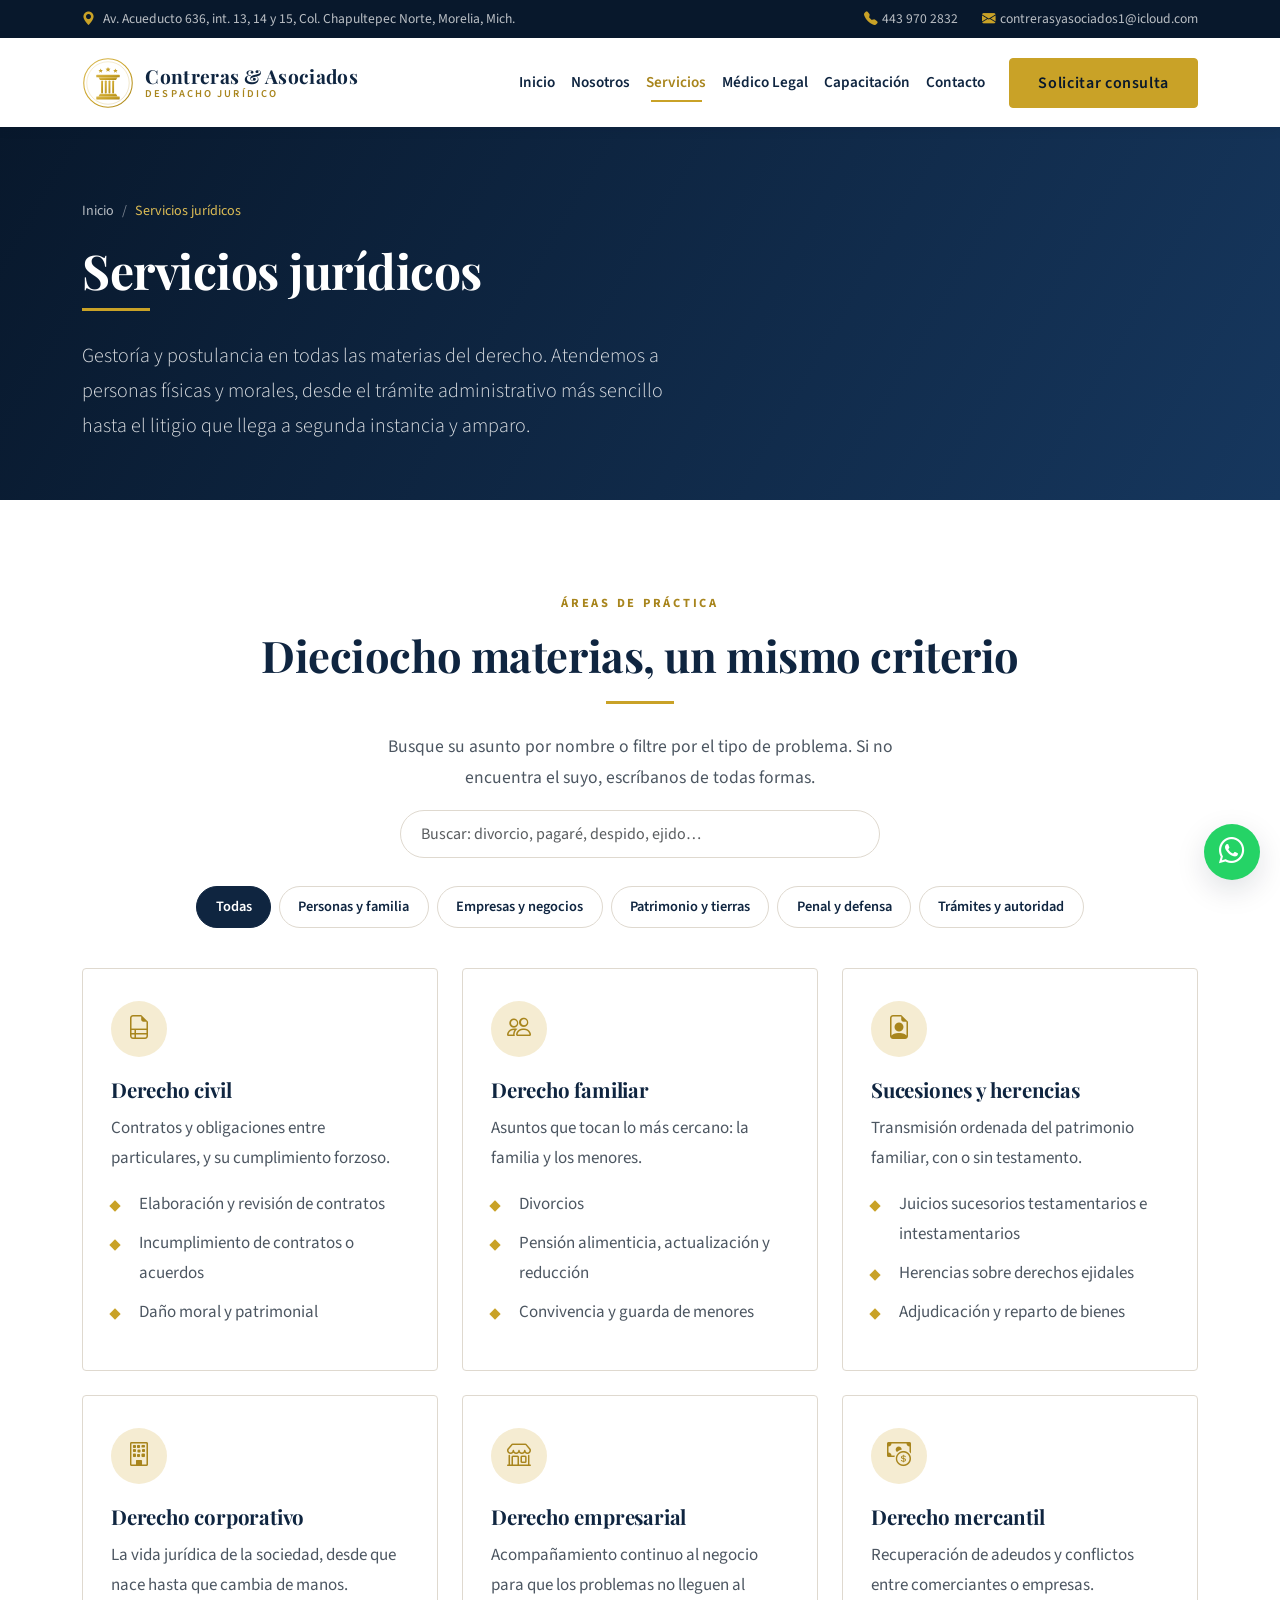
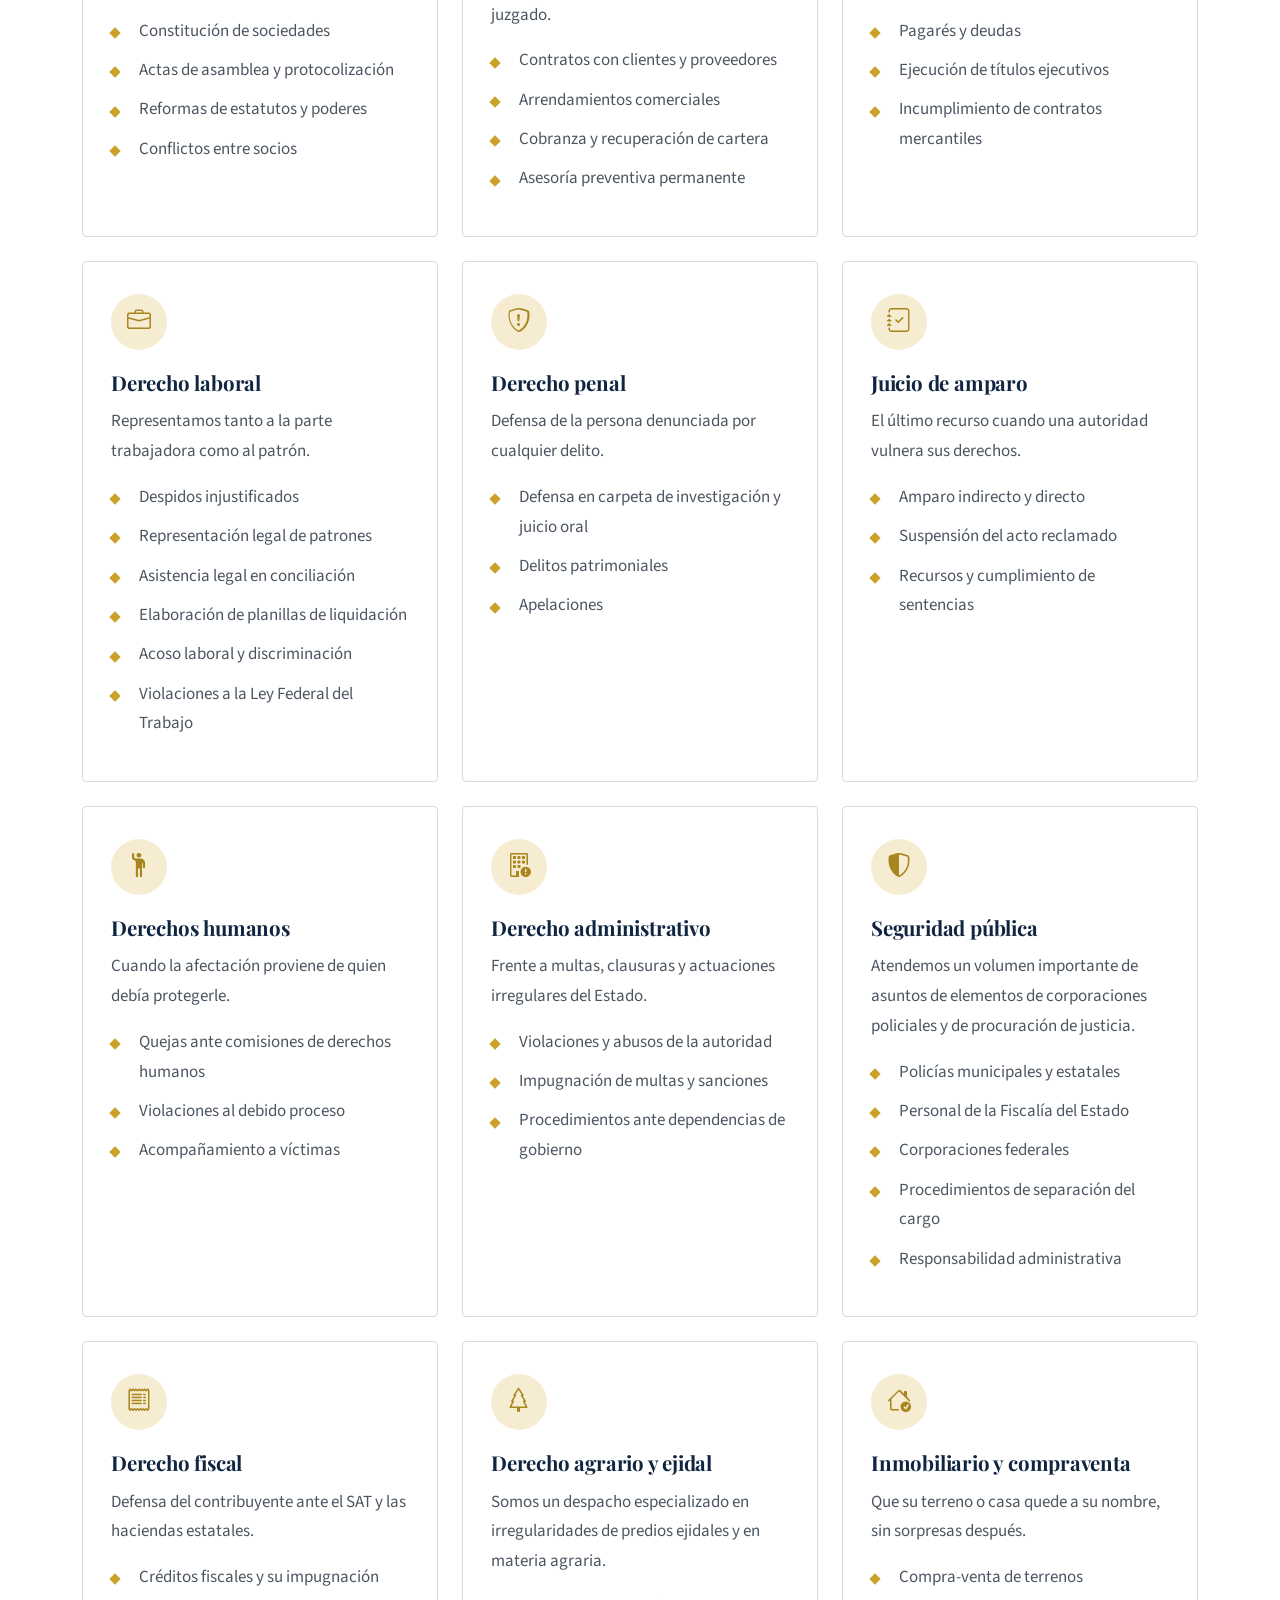
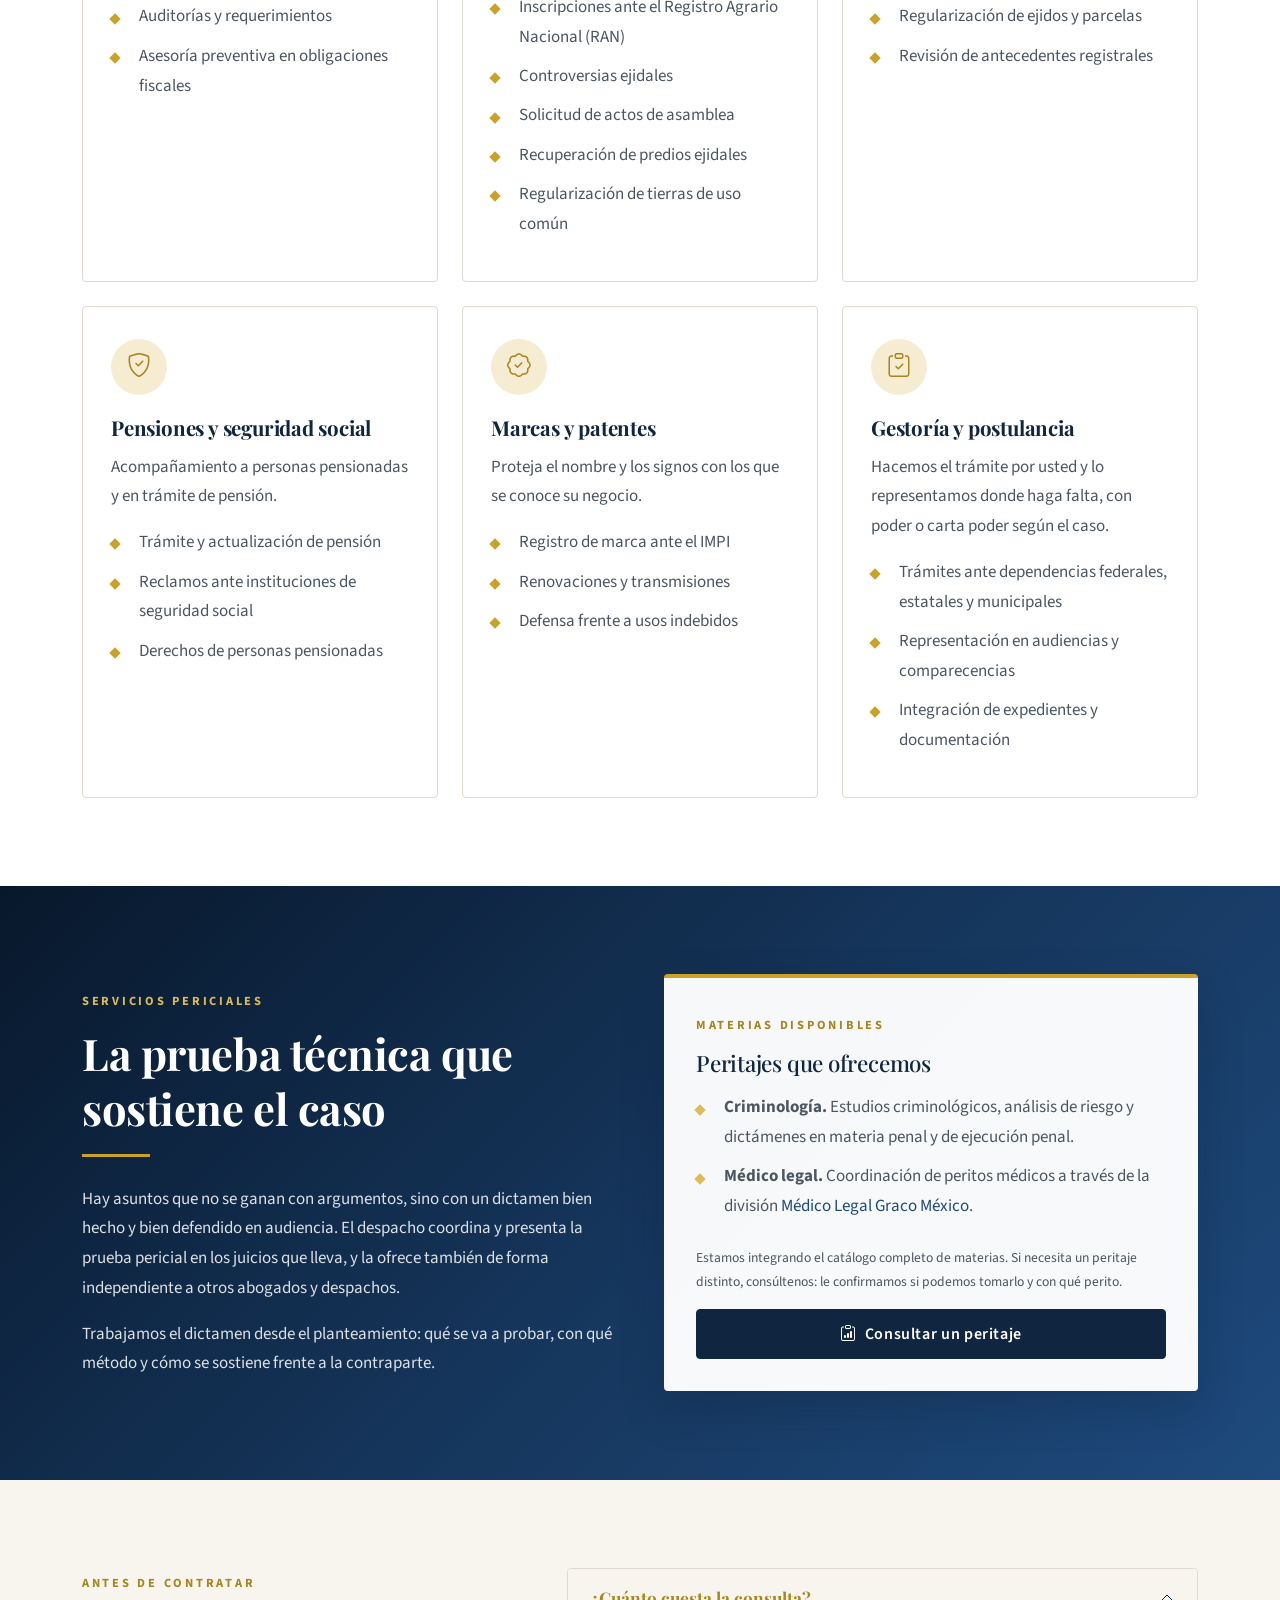
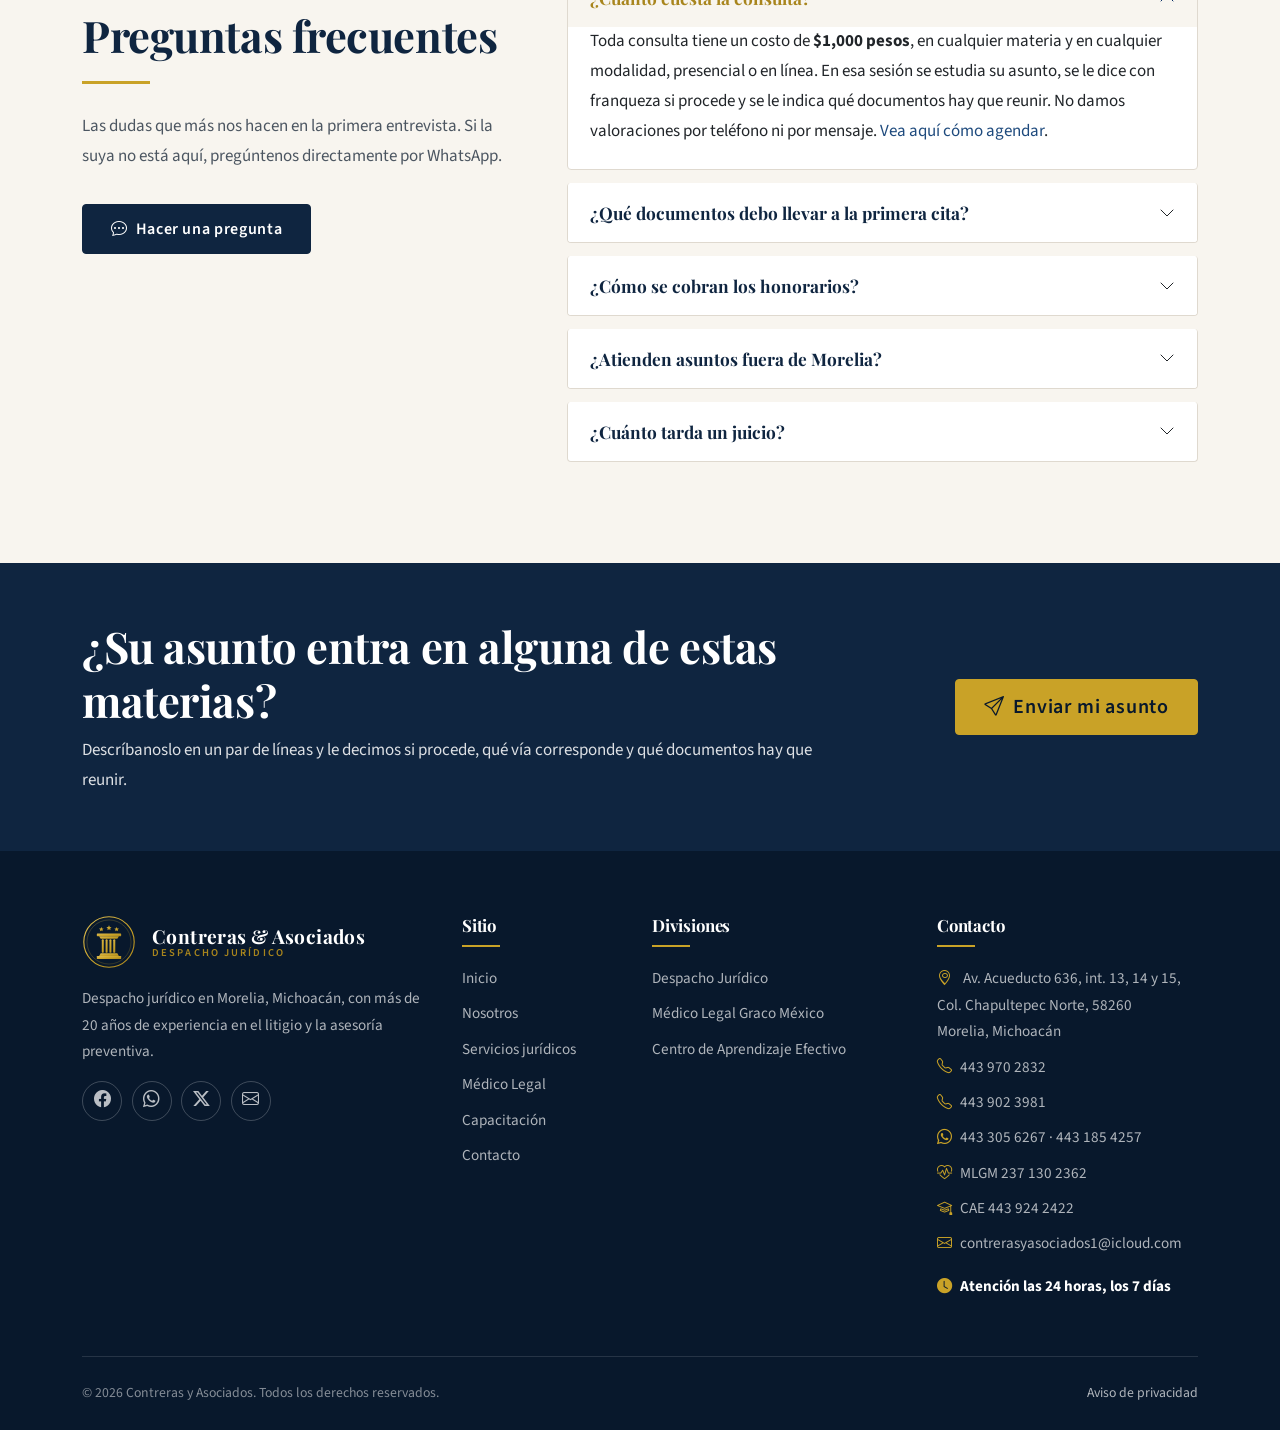
<file: servicios.html>
<!DOCTYPE html>
<html lang="es-MX">
<head>
  <meta charset="utf-8">
  <meta name="viewport" content="width=device-width, initial-scale=1">
  <title>Servicios jurídicos | Contreras y Asociados — Morelia</title>
  <meta name="description" content="Dieciocho áreas del derecho en un mismo despacho: civil, familiar, laboral, penal, agrario, fiscal, amparo y peritajes. Morelia y toda la República.">
  <link rel="canonical" href="https://contrerasasociados.com.mx/servicios.html">

  <meta property="og:type" content="website">
  <meta property="og:locale" content="es_MX">
  <meta property="og:site_name" content="Contreras y Asociados">
  <meta property="og:title" content="Servicios jurídicos | Contreras y Asociados">
  <meta property="og:description" content="Dieciocho áreas del derecho atendidas por el despacho en Morelia, Michoacán.">

  <meta property="og:url" content="https://contrerasasociados.com.mx/servicios.html">
  <meta property="og:image" content="https://contrerasasociados.com.mx/assets/img/og-imagen.jpg">
  <meta property="og:image:width" content="1200">
  <meta property="og:image:height" content="630">
  <meta property="og:image:alt" content="Contreras y Asociados, despacho jurídico en Morelia, Michoacán">
  <meta name="twitter:card" content="summary_large_image">
  <meta name="twitter:site" content="@Contyasoc1">

  <link rel="icon" href="assets/img/favicon.svg" type="image/svg+xml">

  <link rel="preconnect" href="https://fonts.googleapis.com">
  <link rel="preconnect" href="https://fonts.gstatic.com" crossorigin>
  <link href="https://fonts.googleapis.com/css2?family=Playfair+Display:wght@600;700&family=Source+Sans+3:wght@400;600;700&display=swap" rel="stylesheet">
  <link href="https://cdn.jsdelivr.net/npm/bootstrap@5.3.3/dist/css/bootstrap.min.css" rel="stylesheet" integrity="sha384-QWTKZyjpPEjISv5WaRU9OFeRpok6YctnYmDr5pNlyT2bRjXh0JMhjY6hW+ALEwIH" crossorigin="anonymous">
  <link href="https://cdn.jsdelivr.net/npm/bootstrap-icons@1.11.3/font/bootstrap-icons.min.css" rel="stylesheet">
  <link href="assets/css/styles.css" rel="stylesheet">

  <script type="application/ld+json">
  {
    "@context": "https://schema.org",
    "@graph": [
      {
        "@type": "BreadcrumbList",
        "itemListElement": [
          {
            "@type": "ListItem",
            "position": 1,
            "name": "Inicio"
          },
          {
            "@type": "ListItem",
            "position": 2,
            "name": "Servicios jurídicos",
            "item": "https://contrerasasociados.com.mx/servicios.html"
          }
        ]
      },
      {
        "@type": "FAQPage",
        "mainEntity": [
          {
            "@type": "Question",
            "name": "¿Cuánto cuesta la consulta?",
            "acceptedAnswer": {
              "@type": "Answer",
              "text": "Toda consulta tiene un costo de $1,000 pesos, en cualquier materia y en cualquier modalidad, presencial o en línea. En esa sesión se estudia su asunto, se le dice con franqueza si procede y se le indica qué documentos hay que reunir. No damos valoraciones por teléfono ni por mensaje. Vea aquí cómo agendar."
            }
          },
          {
            "@type": "Question",
            "name": "¿Qué documentos debo llevar a la primera cita?",
            "acceptedAnswer": {
              "@type": "Answer",
              "text": "Identificación oficial y todo lo que tenga relacionado con el asunto: contratos, recibos, mensajes, notificaciones, escrituras o el expediente si ya hay juicio. Aunque esté incompleto, tráigalo: nos sirve para saber por dónde empezar."
            }
          },
          {
            "@type": "Question",
            "name": "¿Cómo se cobran los honorarios?",
            "acceptedAnswer": {
              "@type": "Answer",
              "text": "Se le entrega por escrito el esquema de honorarios antes de iniciar, junto con los gastos del procedimiento, que son aparte (peritos, copias certificadas, derechos). No cobramos cargos que no se hayan acordado previamente."
            }
          },
          {
            "@type": "Question",
            "name": "¿Atienden asuntos fuera de Morelia?",
            "acceptedAnswer": {
              "@type": "Answer",
              "text": "Sí. Atendemos asuntos en toda la República Mexicana. Nuestra oficina está en Morelia, Michoacán, y desde ahí damos seguimiento a los procedimientos en otros estados. Consúltenos su asunto para confirmarle cómo se llevaría en su caso."
            }
          },
          {
            "@type": "Question",
            "name": "¿Cuánto tarda un juicio?",
            "acceptedAnswer": {
              "@type": "Answer",
              "text": "Depende de la materia, del juzgado y de si la contraparte interpone recursos. En la entrevista le damos un rango realista para su caso concreto. Desconfíe de quien le prometa una fecha exacta desde el primer día."
            }
          }
        ]
      }
    ]
  }
  </script>
</head>
<body>
  <a class="enlace-saltar" href="#contenido">Saltar al contenido principal</a>

  <div class="barra-superior d-none d-lg-block">
    <div class="container d-flex justify-content-between align-items-center">
      <span>
        <i class="bi bi-geo-alt-fill texto-oro me-1"></i>
        Av. Acueducto 636, int. 13, 14 y 15, Col. Chapultepec Norte, Morelia, Mich.
      </span>
      <span class="d-flex gap-4">
        <a href="tel:+524439702832"><i class="bi bi-telephone-fill texto-oro me-1"></i>443 970 2832</a>
        <a href="mailto:contrerasyasociados1@icloud.com"><i class="bi bi-envelope-fill texto-oro me-1"></i>contrerasyasociados1@icloud.com</a>
      </span>
    </div>
  </div>

  <nav class="navbar navbar-expand-xl navbar-despacho sticky-top">
    <div class="container">
      <a class="navbar-brand" href="index.html">
        <img src="assets/img/logo.svg" alt="" class="marca-logo" width="52" height="52">
        <span class="marca-nombre">
          Contreras &amp; Asociados
          <span class="marca-bajada">Despacho Jurídico</span>
        </span>
      </a>
      <button class="navbar-toggler" type="button" data-bs-toggle="collapse"
              data-bs-target="#menuPrincipal" aria-controls="menuPrincipal"
              aria-expanded="false" aria-label="Abrir menú de navegación">
        <span class="navbar-toggler-icon"></span>
      </button>
      <div class="collapse navbar-collapse" id="menuPrincipal">
        <ul class="navbar-nav ms-auto align-items-xl-center">
          <li class="nav-item"><a class="nav-link" href="index.html">Inicio</a></li>
          <li class="nav-item"><a class="nav-link" href="nosotros.html">Nosotros</a></li>
          <li class="nav-item"><a class="nav-link" href="servicios.html">Servicios</a></li>
          <li class="nav-item"><a class="nav-link" href="medico-legal.html">Médico Legal</a></li>
          <li class="nav-item"><a class="nav-link" href="cae.html">Capacitación</a></li>
          <li class="nav-item"><a class="nav-link" href="contacto.html">Contacto</a></li>
          <li class="nav-item ms-xl-3 mt-3 mt-xl-0">
            <a class="btn btn-oro w-100" href="contacto.html#formulario">Solicitar consulta</a>
          </li>
        </ul>
      </div>
    </div>
  </nav>

  <main id="contenido">

    <header class="encabezado-pagina">
      <div class="container">
        <nav aria-label="Ruta de navegación">
          <ol class="breadcrumb mb-3">
            <li class="breadcrumb-item"><a href="index.html">Inicio</a></li>
            <li class="breadcrumb-item active" aria-current="page">Servicios jurídicos</li>
          </ol>
        </nav>
        <h1>Servicios jurídicos</h1>
        <hr class="regla-oro">
        <p class="lead mb-0" style="max-width: 60ch;">
          Gestoría y postulancia en todas las materias del derecho. Atendemos a
          personas físicas y morales, desde el trámite administrativo más sencillo
          hasta el litigio que llega a segunda instancia y amparo.
        </p>
      </div>
    </header>

    <!-- ===================== Buscador y filtros ===================== -->
    <section class="seccion">
      <div class="container">
        <div class="text-center revelar">
          <span class="eyebrow">Áreas de práctica</span>
          <h2 class="titulo-seccion">Dieciocho materias, un mismo criterio</h2>
          <hr class="regla-oro mx-auto">
          <p class="entradilla">
            Busque su asunto por nombre o filtre por el tipo de problema. Si no
            encuentra el suyo, escríbanos de todas formas.
          </p>
        </div>

        <div class="buscador-areas">
          <label class="visually-hidden" for="buscadorAreas">Buscar área de práctica</label>
          <input type="search" class="form-control" id="buscadorAreas"
                 data-buscador-areas placeholder="Buscar: divorcio, pagaré, despido, ejido…">
        </div>

        <div class="filtros-areas" role="group" aria-label="Filtrar áreas por tipo de asunto">
          <button type="button" class="chip-filtro activo" data-filtro="todas" aria-pressed="true">Todas</button>
          <button type="button" class="chip-filtro" data-filtro="personal" aria-pressed="false">Personas y familia</button>
          <button type="button" class="chip-filtro" data-filtro="empresarial" aria-pressed="false">Empresas y negocios</button>
          <button type="button" class="chip-filtro" data-filtro="patrimonial" aria-pressed="false">Patrimonio y tierras</button>
          <button type="button" class="chip-filtro" data-filtro="penal" aria-pressed="false">Penal y defensa</button>
          <button type="button" class="chip-filtro" data-filtro="administrativo" aria-pressed="false">Trámites y autoridad</button>
        </div>

        <div class="row g-4" data-rejilla-areas>

          <div class="col-md-6 col-lg-4" data-area="patrimonial" data-claves="contrato convenio incumplimiento dano perjuicio particular obligaciones">
            <article class="tarjeta h-100">
              <span class="icono-tarjeta"><i class="bi bi-file-earmark-ruled"></i></span>
              <h3>Derecho civil</h3>
              <p>Contratos y obligaciones entre particulares, y su cumplimiento forzoso.</p>
              <ul class="lista-marcada mb-0">
                <li>Elaboración y revisión de contratos</li>
                <li>Incumplimiento de contratos o acuerdos</li>
                <li>Daño moral y patrimonial</li>
              </ul>
            </article>
          </div>

          <div class="col-md-6 col-lg-4" data-area="personal" data-claves="divorcio pension alimenticia custodia patria potestad menores matrimonio esposa esposo">
            <article class="tarjeta h-100">
              <span class="icono-tarjeta"><i class="bi bi-people"></i></span>
              <h3>Derecho familiar</h3>
              <p>Asuntos que tocan lo más cercano: la familia y los menores.</p>
              <ul class="lista-marcada mb-0">
                <li>Divorcios</li>
                <li>Pensión alimenticia, actualización y reducción</li>
                <li>Convivencia y guarda de menores</li>
              </ul>
            </article>
          </div>

          <div class="col-md-6 col-lg-4" data-area="personal" data-claves="herencia testamento intestamentario albacea sucesorio bienes finado">
            <article class="tarjeta h-100">
              <span class="icono-tarjeta"><i class="bi bi-file-earmark-person"></i></span>
              <h3>Sucesiones y herencias</h3>
              <p>Transmisión ordenada del patrimonio familiar, con o sin testamento.</p>
              <ul class="lista-marcada mb-0">
                <li>Juicios sucesorios testamentarios e intestamentarios</li>
                <li>Herencias sobre derechos ejidales</li>
                <li>Adjudicación y reparto de bienes</li>
              </ul>
            </article>
          </div>

          <div class="col-md-6 col-lg-4" data-area="empresarial" data-claves="corporativo sociedad acta constitutiva asamblea socios accionistas estatutos gobierno societario">
            <article class="tarjeta h-100">
              <span class="icono-tarjeta"><i class="bi bi-building"></i></span>
              <h3>Derecho corporativo</h3>
              <p>La vida jurídica de la sociedad, desde que nace hasta que cambia de manos.</p>
              <ul class="lista-marcada mb-0">
                <li>Constitución de sociedades</li>
                <li>Actas de asamblea y protocolización</li>
                <li>Reformas de estatutos y poderes</li>
                <li>Conflictos entre socios</li>
              </ul>
            </article>
          </div>

          <div class="col-md-6 col-lg-4" data-area="empresarial" data-claves="empresarial empresa negocio proveedor cliente franquicia arrendamiento comercial pyme asesoria preventiva">
            <article class="tarjeta h-100">
              <span class="icono-tarjeta"><i class="bi bi-shop"></i></span>
              <h3>Derecho empresarial</h3>
              <p>
                Acompañamiento continuo al negocio para que los problemas no
                lleguen al juzgado.
              </p>
              <ul class="lista-marcada mb-0">
                <li>Contratos con clientes y proveedores</li>
                <li>Arrendamientos comerciales</li>
                <li>Cobranza y recuperación de cartera</li>
                <li>Asesoría preventiva permanente</li>
              </ul>
            </article>
          </div>

          <div class="col-md-6 col-lg-4" data-area="empresarial" data-claves="pagare deuda adeudo cobranza titulo ejecutivo cheque empresa negocio">
            <article class="tarjeta h-100">
              <span class="icono-tarjeta"><i class="bi bi-cash-coin"></i></span>
              <h3>Derecho mercantil</h3>
              <p>Recuperación de adeudos y conflictos entre comerciantes o empresas.</p>
              <ul class="lista-marcada mb-0">
                <li>Pagarés y deudas</li>
                <li>Ejecución de títulos ejecutivos</li>
                <li>Incumplimiento de contratos mercantiles</li>
              </ul>
            </article>
          </div>

          <div class="col-md-6 col-lg-4" data-area="empresarial" data-claves="despido finiquito liquidacion trabajo patron empleado sindicato conciliacion chamba">
            <article class="tarjeta h-100">
              <span class="icono-tarjeta"><i class="bi bi-briefcase"></i></span>
              <h3>Derecho laboral</h3>
              <p>
                Representamos tanto a la parte trabajadora como al patrón.
              </p>
              <ul class="lista-marcada mb-0">
                <li>Despidos injustificados</li>
                <li>Representación legal de patrones</li>
                <li>Asistencia legal en conciliación</li>
                <li>Elaboración de planillas de liquidación</li>
                <li>Acoso laboral y discriminación</li>
                <li>Violaciones a la Ley Federal del Trabajo</li>
              </ul>
            </article>
          </div>

          <div class="col-md-6 col-lg-4" data-area="penal" data-claves="delito denuncia querella carpeta fiscalia ministerio publico detenido robo fraude">
            <article class="tarjeta h-100">
              <span class="icono-tarjeta"><i class="bi bi-shield-exclamation"></i></span>
              <h3>Derecho penal</h3>
              <p>Defensa de la persona denunciada por cualquier delito.</p>
              <ul class="lista-marcada mb-0">
                <li>Defensa en carpeta de investigación y juicio oral</li>
                <li>Delitos patrimoniales</li>
                <li>Apelaciones</li>
              </ul>
            </article>
          </div>

          <div class="col-md-6 col-lg-4" data-area="penal" data-claves="amparo suspension juez de distrito garantias acto reclamado">
            <article class="tarjeta h-100">
              <span class="icono-tarjeta"><i class="bi bi-journal-check"></i></span>
              <h3>Juicio de amparo</h3>
              <p>El último recurso cuando una autoridad vulnera sus derechos.</p>
              <ul class="lista-marcada mb-0">
                <li>Amparo indirecto y directo</li>
                <li>Suspensión del acto reclamado</li>
                <li>Recursos y cumplimiento de sentencias</li>
              </ul>
            </article>
          </div>

          <div class="col-md-6 col-lg-4" data-area="penal" data-claves="cndh comision derechos victima abuso tortura debido proceso">
            <article class="tarjeta h-100">
              <span class="icono-tarjeta"><i class="bi bi-person-raised-hand"></i></span>
              <h3>Derechos humanos</h3>
              <p>Cuando la afectación proviene de quien debía protegerle.</p>
              <ul class="lista-marcada mb-0">
                <li>Quejas ante comisiones de derechos humanos</li>
                <li>Violaciones al debido proceso</li>
                <li>Acompañamiento a víctimas</li>
              </ul>
            </article>
          </div>

          <div class="col-md-6 col-lg-4" data-area="administrativo" data-claves="multa clausura ayuntamiento municipio licencia permiso autoridad sancion">
            <article class="tarjeta h-100">
              <span class="icono-tarjeta"><i class="bi bi-building-exclamation"></i></span>
              <h3>Derecho administrativo</h3>
              <p>Frente a multas, clausuras y actuaciones irregulares del Estado.</p>
              <ul class="lista-marcada mb-0">
                <li>Violaciones y abusos de la autoridad</li>
                <li>Impugnación de multas y sanciones</li>
                <li>Procedimientos ante dependencias de gobierno</li>
              </ul>
            </article>
          </div>

          <div class="col-md-6 col-lg-4" data-area="administrativo" data-claves="policia policias seguridad publica corporacion municipal estatal fiscalia separacion del cargo responsabilidad administrativa elemento">
            <article class="tarjeta h-100">
              <span class="icono-tarjeta"><i class="bi bi-shield-shaded"></i></span>
              <h3>Seguridad pública</h3>
              <p>
                Atendemos un volumen importante de asuntos de elementos de
                corporaciones policiales y de procuración de justicia.
              </p>
              <ul class="lista-marcada mb-0">
                <li>Policías municipales y estatales</li>
                <li>Personal de la Fiscalía del Estado</li>
                <li>Corporaciones federales</li>
                <li>Procedimientos de separación del cargo</li>
                <li>Responsabilidad administrativa</li>
              </ul>
            </article>
          </div>

          <div class="col-md-6 col-lg-4" data-area="administrativo" data-claves="sat impuestos credito fiscal auditoria hacienda embargo contribuyente">
            <article class="tarjeta h-100">
              <span class="icono-tarjeta"><i class="bi bi-receipt"></i></span>
              <h3>Derecho fiscal</h3>
              <p>Defensa del contribuyente ante el SAT y las haciendas estatales.</p>
              <ul class="lista-marcada mb-0">
                <li>Créditos fiscales y su impugnación</li>
                <li>Auditorías y requerimientos</li>
                <li>Asesoría preventiva en obligaciones fiscales</li>
              </ul>
            </article>
          </div>

          <div class="col-md-6 col-lg-4" data-area="patrimonial" data-claves="ejido ejidal parcela comisariado ran asamblea tierra campo comunero nucleo agrario">
            <article class="tarjeta h-100">
              <span class="icono-tarjeta"><i class="bi bi-tree"></i></span>
              <h3>Derecho agrario y ejidal</h3>
              <p>
                Somos un despacho especializado en irregularidades de predios ejidales
                y en materia agraria.
              </p>
              <ul class="lista-marcada mb-0">
                <li>Inscripciones ante el Registro Agrario Nacional (RAN)</li>
                <li>Controversias ejidales</li>
                <li>Solicitud de actos de asamblea</li>
                <li>Recuperación de predios ejidales</li>
                <li>Regularización de tierras de uso común</li>
              </ul>
            </article>
          </div>

          <div class="col-md-6 col-lg-4" data-area="patrimonial" data-claves="terreno casa lote predio escritura notario compraventa inmueble">
            <article class="tarjeta h-100">
              <span class="icono-tarjeta"><i class="bi bi-house-check"></i></span>
              <h3>Inmobiliario y compraventa</h3>
              <p>Que su terreno o casa quede a su nombre, sin sorpresas después.</p>
              <ul class="lista-marcada mb-0">
                <li>Compra-venta de terrenos</li>
                <li>Regularización de ejidos y parcelas</li>
                <li>Revisión de antecedentes registrales</li>
              </ul>
            </article>
          </div>

          <div class="col-md-6 col-lg-4" data-area="personal" data-claves="pension imss issste jubilacion pensionado retiro afore">
            <article class="tarjeta h-100">
              <span class="icono-tarjeta"><i class="bi bi-shield-check"></i></span>
              <h3>Pensiones y seguridad social</h3>
              <p>Acompañamiento a personas pensionadas y en trámite de pensión.</p>
              <ul class="lista-marcada mb-0">
                <li>Trámite y actualización de pensión</li>
                <li>Reclamos ante instituciones de seguridad social</li>
                <li>Derechos de personas pensionadas</li>
              </ul>
            </article>
          </div>

          <div class="col-md-6 col-lg-4" data-area="empresarial" data-claves="marca patente impi registro logotipo nombre comercial propiedad intelectual">
            <article class="tarjeta h-100">
              <span class="icono-tarjeta"><i class="bi bi-patch-check"></i></span>
              <h3>Marcas y patentes</h3>
              <p>Proteja el nombre y los signos con los que se conoce su negocio.</p>
              <ul class="lista-marcada mb-0">
                <li>Registro de marca ante el IMPI</li>
                <li>Renovaciones y transmisiones</li>
                <li>Defensa frente a usos indebidos</li>
              </ul>
            </article>
          </div>

          <div class="col-md-6 col-lg-4" data-area="administrativo" data-claves="tramite gestion documento acta dependencia representacion poder">
            <article class="tarjeta h-100">
              <span class="icono-tarjeta"><i class="bi bi-clipboard-check"></i></span>
              <h3>Gestoría y postulancia</h3>
              <p>
                Hacemos el trámite por usted y lo representamos donde haga falta,
                con poder o carta poder según el caso.
              </p>
              <ul class="lista-marcada mb-0">
                <li>Trámites ante dependencias federales, estatales y municipales</li>
                <li>Representación en audiencias y comparecencias</li>
                <li>Integración de expedientes y documentación</li>
              </ul>
            </article>
          </div>

        </div>

        <p class="sin-resultados" data-sin-resultados hidden>
          <i class="bi bi-search fs-2 d-block mb-3 texto-oro"></i>
          No encontramos un área con ese nombre. Escríbanos y le decimos si su
          asunto entra en alguna de nuestras materias.
        </p>
      </div>
    </section>

    <!-- ===================== Servicios periciales =====================
         PENDIENTE: el despacho entregará el catálogo de peritajes que ofrece,
         con las materias y el perfil de cada perito. Mientras tanto sólo se
         enuncian los que hoy están respaldados por el propio equipo. No
         agregar materias sin confirmar: ofrecer un peritaje que no se puede
         sostener en juicio es peor que no ofrecerlo.
         ================================================================== -->
    <section class="seccion fondo-degradado" id="periciales">
      <div class="container">
        <div class="row g-5 align-items-center">
          <div class="col-lg-6 revelar">
            <span class="eyebrow">Servicios periciales</span>
            <h2 class="titulo-seccion">La prueba técnica que sostiene el caso</h2>
            <hr class="regla-oro">
            <p>
              Hay asuntos que no se ganan con argumentos, sino con un dictamen
              bien hecho y bien defendido en audiencia. El despacho coordina y
              presenta la prueba pericial en los juicios que lleva, y la ofrece
              también de forma independiente a otros abogados y despachos.
            </p>
            <p class="mb-0">
              Trabajamos el dictamen desde el planteamiento: qué se va a probar,
              con qué método y cómo se sostiene frente a la contraparte.
            </p>
          </div>

          <div class="col-lg-6 revelar">
            <div class="hero-tarjeta">
              <span class="eyebrow">Materias disponibles</span>
              <h2 class="h4 mb-3">Peritajes que ofrecemos</h2>
              <ul class="lista-marcada">
                <li>
                  <strong>Criminología.</strong> Estudios criminológicos,
                  análisis de riesgo y dictámenes en materia penal y de
                  ejecución penal.
                </li>
                <li>
                  <strong>Médico legal.</strong> Coordinación de peritos médicos
                  a través de la división
                  <a href="medico-legal.html">Médico Legal Graco México</a>.
                </li>
              </ul>
              <p class="nota-privacidad">
                Estamos integrando el catálogo completo de materias. Si necesita
                un peritaje distinto, consúltenos: le confirmamos si podemos
                tomarlo y con qué perito.
              </p>
              <a class="btn btn-azul w-100" href="contacto.html#formulario">
                <i class="bi bi-clipboard-data me-2"></i>Consultar un peritaje
              </a>
            </div>
          </div>
        </div>
      </div>
    </section>

    <!-- ===================== Honorarios y preguntas ===================== -->
    <section class="seccion fondo-marfil">
      <div class="container">
        <div class="row g-5">
          <div class="col-lg-5 revelar">
            <span class="eyebrow">Antes de contratar</span>
            <h2 class="titulo-seccion">Preguntas frecuentes</h2>
            <hr class="regla-oro">
            <p>
              Las dudas que más nos hacen en la primera entrevista. Si la suya no
              está aquí, pregúntenos directamente por WhatsApp.
            </p>
            <a class="btn btn-azul mt-3" href="contacto.html#formulario">
              <i class="bi bi-chat-dots me-2"></i>Hacer una pregunta
            </a>
          </div>

          <div class="col-lg-7 revelar">
            <div class="accordion" id="preguntas">

              <div class="accordion-item">
                <h3 class="accordion-header">
                  <button class="accordion-button" type="button" data-bs-toggle="collapse"
                          data-bs-target="#p1" aria-expanded="true" aria-controls="p1">
                    ¿Cuánto cuesta la consulta?
                  </button>
                </h3>
                <div id="p1" class="accordion-collapse collapse show" data-bs-parent="#preguntas">
                  <div class="accordion-body">
                    Toda consulta tiene un costo de <strong>$1,000 pesos</strong>,
                    en cualquier materia y en cualquier modalidad, presencial o en
                    línea. En esa sesión se estudia su asunto, se le dice con
                    franqueza si procede y se le indica qué documentos hay que
                    reunir. No damos valoraciones por teléfono ni por mensaje.
                    <a href="contacto.html#formulario">Vea aquí cómo agendar</a>.
                  </div>
                </div>
              </div>

              <div class="accordion-item">
                <h3 class="accordion-header">
                  <button class="accordion-button collapsed" type="button" data-bs-toggle="collapse"
                          data-bs-target="#p2" aria-expanded="false" aria-controls="p2">
                    ¿Qué documentos debo llevar a la primera cita?
                  </button>
                </h3>
                <div id="p2" class="accordion-collapse collapse" data-bs-parent="#preguntas">
                  <div class="accordion-body">
                    Identificación oficial y todo lo que tenga relacionado con el
                    asunto: contratos, recibos, mensajes, notificaciones, escrituras
                    o el expediente si ya hay juicio. Aunque esté incompleto,
                    tráigalo: nos sirve para saber por dónde empezar.
                  </div>
                </div>
              </div>

              <div class="accordion-item">
                <h3 class="accordion-header">
                  <button class="accordion-button collapsed" type="button" data-bs-toggle="collapse"
                          data-bs-target="#p3" aria-expanded="false" aria-controls="p3">
                    ¿Cómo se cobran los honorarios?
                  </button>
                </h3>
                <div id="p3" class="accordion-collapse collapse" data-bs-parent="#preguntas">
                  <div class="accordion-body">
                    Se le entrega por escrito el esquema de honorarios antes de
                    iniciar, junto con los gastos del procedimiento, que son aparte
                    (peritos, copias certificadas, derechos). No cobramos cargos que
                    no se hayan acordado previamente.
                  </div>
                </div>
              </div>

              <div class="accordion-item">
                <h3 class="accordion-header">
                  <button class="accordion-button collapsed" type="button" data-bs-toggle="collapse"
                          data-bs-target="#p4" aria-expanded="false" aria-controls="p4">
                    ¿Atienden asuntos fuera de Morelia?
                  </button>
                </h3>
                <div id="p4" class="accordion-collapse collapse" data-bs-parent="#preguntas">
                  <div class="accordion-body">
                    Sí. Atendemos asuntos en toda la República Mexicana. Nuestra
                    oficina está en Morelia, Michoacán, y desde ahí damos seguimiento
                    a los procedimientos en otros estados. Consúltenos su asunto para
                    confirmarle cómo se llevaría en su caso.
                  </div>
                </div>
              </div>

              <div class="accordion-item">
                <h3 class="accordion-header">
                  <button class="accordion-button collapsed" type="button" data-bs-toggle="collapse"
                          data-bs-target="#p5" aria-expanded="false" aria-controls="p5">
                    ¿Cuánto tarda un juicio?
                  </button>
                </h3>
                <div id="p5" class="accordion-collapse collapse" data-bs-parent="#preguntas">
                  <div class="accordion-body">
                    Depende de la materia, del juzgado y de si la contraparte
                    interpone recursos. En la entrevista le damos un rango realista
                    para su caso concreto. Desconfíe de quien le prometa una fecha
                    exacta desde el primer día.
                  </div>
                </div>
              </div>

            </div>
          </div>
        </div>
      </div>
    </section>

    <section class="seccion-compacta fondo-azul">
      <div class="container">
        <div class="row align-items-center g-4 revelar">
          <div class="col-lg-8">
            <h2 class="titulo-seccion mb-2">¿Su asunto entra en alguna de estas materias?</h2>
            <p class="mb-0">
              Descríbanoslo en un par de líneas y le decimos si procede, qué vía
              corresponde y qué documentos hay que reunir.
            </p>
          </div>
          <div class="col-lg-4 text-lg-end">
            <a class="btn btn-oro btn-lg" href="contacto.html#formulario">
              <i class="bi bi-send me-2"></i>Enviar mi asunto
            </a>
          </div>
        </div>
      </div>
    </section>

  </main>

  <footer class="pie">
    <div class="container">
      <div class="row g-4">
        <div class="col-lg-4">
          <div class="d-flex align-items-center gap-3 mb-3">
            <img src="assets/img/logo.svg" alt="" width="54" height="54">
            <span class="marca-nombre text-white">
              Contreras &amp; Asociados
              <span class="marca-bajada">Despacho Jurídico</span>
            </span>
          </div>
          <p>
            Despacho jurídico en Morelia, Michoacán, con más de 20 años de experiencia
            en el litigio y la asesoría preventiva.
          </p>
          <div class="redes-sociales mt-3">
            <a href="https://www.facebook.com/profile.php?id=61590984252569" target="_blank"
               rel="noopener" aria-label="Facebook de Contreras y Asociados">
              <i class="bi bi-facebook"></i>
            </a>
            <a href="https://wa.me/524433056267" target="_blank" rel="noopener"
               aria-label="WhatsApp de Contreras y Asociados">
              <i class="bi bi-whatsapp"></i>
            </a>
            <a href="https://x.com/Contyasoc1" target="_blank" rel="noopener"
               aria-label="Contreras y Asociados en X">
              <i class="bi bi-twitter-x"></i>
            </a>
            <a href="mailto:contrerasyasociados1@icloud.com"
               aria-label="Correo de Contreras y Asociados">
              <i class="bi bi-envelope"></i>
            </a>
          </div>
        </div>

        <div class="col-6 col-lg-2">
          <h4>Sitio</h4>
          <ul class="pie-enlaces">
            <li><a href="index.html">Inicio</a></li>
            <li><a href="nosotros.html">Nosotros</a></li>
            <li><a href="servicios.html">Servicios jurídicos</a></li>
            <li><a href="medico-legal.html">Médico Legal</a></li>
            <li><a href="cae.html">Capacitación</a></li>
            <li><a href="contacto.html">Contacto</a></li>
          </ul>
        </div>

        <div class="col-6 col-lg-3">
          <h4>Divisiones</h4>
          <ul class="pie-enlaces">
            <li><a href="servicios.html">Despacho Jurídico</a></li>
            <li><a href="medico-legal.html">Médico Legal Graco México</a></li>
            <li><a href="cae.html">Centro de Aprendizaje Efectivo</a></li>
          </ul>
        </div>

        <div class="col-lg-3">
          <h4>Contacto</h4>
          <ul class="pie-enlaces">
            <li>
              <i class="bi bi-geo-alt texto-oro me-2"></i>
              Av. Acueducto 636, int. 13, 14 y 15,<br>
              Col. Chapultepec Norte, 58260<br>
              Morelia, Michoacán
            </li>
            <li><i class="bi bi-telephone texto-oro me-2"></i><a href="tel:+524439702832">443 970 2832</a></li>
            <li><i class="bi bi-telephone texto-oro me-2"></i><a href="tel:+524439023981">443 902 3981</a></li>
            <li><i class="bi bi-whatsapp texto-oro me-2"></i><a href="https://wa.me/524433056267" target="_blank" rel="noopener">443 305 6267</a> &middot; <a href="https://wa.me/524431854257" target="_blank" rel="noopener">443 185 4257</a></li>
            <li><i class="bi bi-heart-pulse texto-oro me-2"></i>MLGM <a href="tel:+522371302362">237 130 2362</a></li>
            <li><i class="bi bi-mortarboard texto-oro me-2"></i>CAE <a href="tel:+524439242422">443 924 2422</a></li>
            <li><i class="bi bi-envelope texto-oro me-2"></i><a href="mailto:contrerasyasociados1@icloud.com">contrerasyasociados1@icloud.com</a></li>
            <li class="mt-3"><i class="bi bi-clock-fill texto-oro me-2"></i><strong class="text-white">Atención las 24 horas, los 7 días</strong></li>
          </ul>
        </div>
      </div>

      <div class="pie-legal">
        <div class="row gy-2 align-items-center">
          <div class="col-md-8">
            &copy; <span data-anio-actual>2026</span> Contreras y Asociados. Todos los derechos reservados.
          </div>
          <div class="col-md-4 text-md-end">
            <a href="aviso-de-privacidad.html">Aviso de privacidad</a>
          </div>
        </div>
      </div>
    </div>
  </footer>

  <a class="boton-whatsapp" href="https://wa.me/524433056267" target="_blank"
     rel="noopener" aria-label="Escribir por WhatsApp">
    <i class="bi bi-whatsapp"></i>
  </a>
  <button class="boton-arriba" type="button" data-boton-arriba aria-label="Volver arriba">
    <i class="bi bi-arrow-up"></i>
  </button>

  <script src="https://cdn.jsdelivr.net/npm/bootstrap@5.3.3/dist/js/bootstrap.bundle.min.js" integrity="sha384-YvpcrYf0tY3lHB60NNkmXc5s9fDVZLESaAA55NDzOxhy9GkcIdslK1eN7N6jIeHz" crossorigin="anonymous"></script>
  <script src="assets/js/main.js"></script>
</body>
</html>
</file>
<file: assets/css/styles.css>
/* =========================================================================
   Contreras y Asociados — Hoja de estilos principal
   Identidad: azul marino profundo + dorado, tipografia serif clasica.
   Depende de Bootstrap 5.3 (cargado por CDN antes que este archivo).
   ========================================================================= */

/* -------------------------------------------------------------------------
   1. Variables de marca
   ------------------------------------------------------------------------- */
:root {
  --azul-900: #08182c;
  --azul-800: #0f2540;
  --azul-700: #16375e;
  --azul-600: #1e4a7d;
  --azul-100: #e7edf4;

  --oro-600: #a8851d;
  --oro-500: #c9a227;
  --oro-400: #dcbc55;
  --oro-100: #f5ecd2;

  --marfil: #f8f5ef;
  --gris-texto: #4c5661;
  --gris-borde: #dfd9cf;
  --blanco: #ffffff;

  --fuente-titulo: "Playfair Display", Georgia, "Times New Roman", serif;
  --fuente-texto: "Source Sans 3", "Segoe UI", system-ui, sans-serif;

  --sombra-suave: 0 2px 12px rgba(8, 24, 44, 0.08);
  --sombra-media: 0 10px 30px rgba(8, 24, 44, 0.13);
  --sombra-fuerte: 0 18px 45px rgba(8, 24, 44, 0.22);

  --radio: 4px;
  --alto-navbar: 76px;

  /* Bootstrap override: el color primary del tema */
  --bs-primary: var(--azul-800);
  --bs-primary-rgb: 15, 37, 64;
}

/* -------------------------------------------------------------------------
   2. Base
   ------------------------------------------------------------------------- */
html {
  scroll-behavior: smooth;
  scroll-padding-top: var(--alto-navbar);
}

body {
  font-family: var(--fuente-texto);
  color: var(--gris-texto);
  background-color: var(--blanco);
  font-size: 1.0625rem;
  line-height: 1.75;
  -webkit-font-smoothing: antialiased;
  overflow-x: hidden;
}

h1,
h2,
h3,
h4,
h5,
.fuente-titulo {
  font-family: var(--fuente-titulo);
  color: var(--azul-800);
  font-weight: 700;
  line-height: 1.25;
  letter-spacing: -0.01em;
}

a {
  color: var(--azul-600);
  text-decoration: none;
  transition: color 0.2s ease;
}

a:hover {
  color: var(--oro-600);
}

/* Foco visible y consistente para navegacion por teclado */
a:focus-visible,
button:focus-visible,
input:focus-visible,
select:focus-visible,
textarea:focus-visible {
  outline: 3px solid var(--oro-500);
  outline-offset: 2px;
  border-radius: 2px;
}

.enlace-saltar {
  position: absolute;
  top: -100px;
  left: 1rem;
  z-index: 2000;
  padding: 0.75rem 1.25rem;
  background: var(--azul-800);
  color: var(--blanco);
  transition: top 0.2s ease;
}

.enlace-saltar:focus {
  top: 1rem;
  color: var(--blanco);
}

/* -------------------------------------------------------------------------
   3. Utilidades de marca
   ------------------------------------------------------------------------- */
.fondo-marfil {
  background-color: var(--marfil);
}

.fondo-azul {
  background-color: var(--azul-800);
  color: rgba(255, 255, 255, 0.86);
}

/* Los titulos heredan azul marino por defecto, que sobre los fondos oscuros
   quedaria invisible. Aplica a los dos fondos oscuros del sitio. */
.fondo-azul :is(h1, h2, h3, h4, h5),
.fondo-degradado :is(h1, h2, h3, h4, h5) {
  color: var(--blanco);
}

/* ...salvo los que viven dentro de una tarjeta clara colocada sobre ese
   fondo, donde el azul marino es justamente lo que se lee. */
.fondo-azul
  :is(.tarjeta, .hero-tarjeta, .tarjeta-curso, .formulario-contacto, .persona, .pasos-consulta)
  :is(h1, h2, h3, h4, h5),
.fondo-degradado
  :is(.tarjeta, .hero-tarjeta, .tarjeta-curso, .formulario-contacto, .persona, .pasos-consulta)
  :is(h1, h2, h3, h4, h5) {
  color: var(--azul-800);
}

.fondo-degradado {
  background: linear-gradient(135deg, var(--azul-900) 0%, var(--azul-700) 55%, var(--azul-600) 100%);
  color: rgba(255, 255, 255, 0.86);
}

.texto-oro {
  color: var(--oro-500);
}

.texto-azul {
  color: var(--azul-800);
}

.seccion {
  padding: 5.5rem 0;
}

.seccion-compacta {
  padding: 3.5rem 0;
}

/* Filigrana geometrica de fondo, evoca las columnas del logotipo */
.patron-columnas {
  position: relative;
  isolation: isolate;
}

.patron-columnas::before {
  content: "";
  position: absolute;
  inset: 0;
  z-index: -1;
  opacity: 0.07;
  background-image: repeating-linear-gradient(
    90deg,
    var(--oro-400) 0 1px,
    transparent 1px 64px
  );
}

/* -------------------------------------------------------------------------
   4. Encabezados de seccion
   ------------------------------------------------------------------------- */
.eyebrow {
  display: inline-block;
  font-size: 0.78rem;
  font-weight: 700;
  letter-spacing: 0.22em;
  text-transform: uppercase;
  color: var(--oro-600);
  margin-bottom: 0.85rem;
}

.fondo-azul .eyebrow,
.fondo-degradado .eyebrow {
  color: var(--oro-400);
}

/* El dorado claro solo funciona sobre el fondo oscuro; dentro de una tarjeta
   clara hay que volver al dorado oscuro para que se lea. */
.fondo-azul
  :is(.tarjeta, .hero-tarjeta, .tarjeta-curso, .formulario-contacto, .pasos-consulta)
  .eyebrow,
.fondo-degradado
  :is(.tarjeta, .hero-tarjeta, .tarjeta-curso, .formulario-contacto, .pasos-consulta)
  .eyebrow {
  color: var(--oro-600);
}

.titulo-seccion {
  font-size: clamp(1.9rem, 3.4vw, 2.75rem);
  margin-bottom: 1.15rem;
}

.regla-oro {
  width: 68px;
  height: 3px;
  background: var(--oro-500);
  border: 0;
  opacity: 1;
  margin: 0 0 1.75rem;
}

.regla-oro.mx-auto {
  margin-left: auto;
  margin-right: auto;
}

.entradilla {
  font-size: 1.1rem;
  max-width: 62ch;
}

.text-center .entradilla {
  margin-left: auto;
  margin-right: auto;
}

/* -------------------------------------------------------------------------
   5. Botones
   ------------------------------------------------------------------------- */
.btn {
  font-family: var(--fuente-texto);
  font-weight: 600;
  letter-spacing: 0.04em;
  border-radius: var(--radio);
  padding: 0.75rem 1.75rem;
  transition: transform 0.18s ease, box-shadow 0.18s ease, background-color 0.18s ease,
    color 0.18s ease, border-color 0.18s ease;
}

.btn:hover {
  transform: translateY(-2px);
}

.btn-oro {
  background-color: var(--oro-500);
  border: 1px solid var(--oro-500);
  color: var(--azul-900);
}

.btn-oro:hover,
.btn-oro:focus {
  background-color: var(--oro-400);
  border-color: var(--oro-400);
  color: var(--azul-900);
  box-shadow: var(--sombra-media);
}

.btn-azul {
  background-color: var(--azul-800);
  border: 1px solid var(--azul-800);
  color: var(--blanco);
}

.btn-azul:hover,
.btn-azul:focus {
  background-color: var(--azul-700);
  border-color: var(--azul-700);
  color: var(--blanco);
  box-shadow: var(--sombra-media);
}

.btn-contorno-claro {
  background-color: transparent;
  border: 1px solid rgba(255, 255, 255, 0.55);
  color: var(--blanco);
}

.btn-contorno-claro:hover,
.btn-contorno-claro:focus {
  background-color: var(--blanco);
  border-color: var(--blanco);
  color: var(--azul-800);
}

.btn-contorno-azul {
  background-color: transparent;
  border: 1px solid var(--azul-800);
  color: var(--azul-800);
}

.btn-contorno-azul:hover,
.btn-contorno-azul:focus {
  background-color: var(--azul-800);
  color: var(--blanco);
}

/* -------------------------------------------------------------------------
   6. Barra superior y navegacion
   ------------------------------------------------------------------------- */
.barra-superior {
  background-color: var(--azul-900);
  color: rgba(255, 255, 255, 0.72);
  font-size: 0.85rem;
  padding: 0.45rem 0;
}

.barra-superior a {
  color: rgba(255, 255, 255, 0.72);
}

.barra-superior a:hover {
  color: var(--oro-400);
}

.navbar-despacho {
  background-color: var(--blanco);
  box-shadow: var(--sombra-suave);
  padding: 0.85rem 0;
  transition: padding 0.25s ease, box-shadow 0.25s ease, background-color 0.25s ease;
}

.navbar-despacho.is-scrolled {
  padding: 0.4rem 0;
  box-shadow: var(--sombra-media);
}

.navbar-despacho .navbar-brand {
  display: flex;
  align-items: center;
  gap: 0.7rem;
}

.marca-logo {
  height: 52px;
  width: auto;
  transition: height 0.25s ease;
}

.navbar-despacho.is-scrolled .marca-logo {
  height: 42px;
}

.marca-nombre {
  font-family: var(--fuente-titulo);
  font-size: 1.2rem;
  font-weight: 700;
  color: var(--azul-800);
  line-height: 1.1;
  letter-spacing: 0.02em;
}

.marca-bajada {
  display: block;
  font-family: var(--fuente-texto);
  font-size: 0.66rem;
  font-weight: 600;
  letter-spacing: 0.2em;
  text-transform: uppercase;
  color: var(--oro-600);
}

.navbar-despacho .nav-link {
  font-weight: 600;
  font-size: 0.95rem;
  color: var(--azul-800);
  padding: 0.5rem 0.8rem;
  position: relative;
  white-space: nowrap;
}

.navbar-despacho .nav-link::after {
  content: "";
  position: absolute;
  left: 0.8rem;
  right: 0.8rem;
  bottom: 0.15rem;
  height: 2px;
  background: var(--oro-500);
  transform: scaleX(0);
  transform-origin: left;
  transition: transform 0.25s ease;
}

.navbar-despacho .nav-link:hover::after,
.navbar-despacho .nav-link.active::after {
  transform: scaleX(1);
}

.navbar-despacho .nav-link.active {
  color: var(--oro-600);
}

.navbar-toggler {
  border-color: var(--gris-borde);
}

.navbar-toggler:focus {
  box-shadow: none;
}

.dropdown-menu {
  border: 0;
  border-top: 3px solid var(--oro-500);
  border-radius: 0;
  box-shadow: var(--sombra-media);
  padding: 0.5rem 0;
}

.dropdown-item {
  font-weight: 600;
  font-size: 0.92rem;
  color: var(--azul-800);
  padding: 0.6rem 1.25rem;
}

.dropdown-item:hover,
.dropdown-item:focus {
  background-color: var(--marfil);
  color: var(--oro-600);
}

/* -------------------------------------------------------------------------
   7. Hero
   ------------------------------------------------------------------------- */
.hero {
  position: relative;
  padding: 6.5rem 0 5.5rem;
  background: linear-gradient(120deg, var(--azul-900) 0%, var(--azul-700) 62%, var(--azul-600) 100%);
  color: rgba(255, 255, 255, 0.88);
  overflow: hidden;
}

.hero::after {
  content: "";
  position: absolute;
  top: -18%;
  right: -12%;
  width: 46vw;
  height: 46vw;
  max-width: 620px;
  max-height: 620px;
  border: 1px solid rgba(220, 188, 85, 0.25);
  border-radius: 50%;
  pointer-events: none;
}

.hero::before {
  content: "";
  position: absolute;
  bottom: -30%;
  left: -8%;
  width: 34vw;
  height: 34vw;
  max-width: 430px;
  max-height: 430px;
  border: 1px solid rgba(220, 188, 85, 0.18);
  border-radius: 50%;
  pointer-events: none;
}

.hero-contenido {
  position: relative;
  z-index: 2;
}

.hero h1 {
  font-size: clamp(2.2rem, 5vw, 3.75rem);
  color: var(--blanco);
  margin-bottom: 1.35rem;
}

.hero .lead {
  font-size: clamp(1.05rem, 1.6vw, 1.25rem);
  color: rgba(255, 255, 255, 0.82);
  max-width: 58ch;
}

.hero-sello {
  display: inline-flex;
  align-items: center;
  gap: 0.55rem;
  padding: 0.4rem 1rem;
  border: 1px solid rgba(220, 188, 85, 0.5);
  border-radius: 999px;
  font-size: 0.82rem;
  font-weight: 600;
  letter-spacing: 0.12em;
  text-transform: uppercase;
  color: var(--oro-400);
  margin-bottom: 1.5rem;
}

/* Tarjeta flotante de contacto rapido dentro del hero */
.hero-tarjeta {
  background: rgba(255, 255, 255, 0.97);
  border-top: 4px solid var(--oro-500);
  border-radius: var(--radio);
  box-shadow: var(--sombra-fuerte);
  padding: 2rem;
  color: var(--gris-texto);
}

.hero-tarjeta h2 {
  font-size: 1.4rem;
  margin-bottom: 0.35rem;
}

/* Encabezado interior de las paginas secundarias */
.encabezado-pagina {
  padding: 4.5rem 0 3.5rem;
  background: linear-gradient(120deg, var(--azul-900) 0%, var(--azul-700) 100%);
  color: rgba(255, 255, 255, 0.85);
}

.encabezado-pagina h1 {
  font-size: clamp(2rem, 4vw, 3rem);
  color: var(--blanco);
}

.breadcrumb {
  --bs-breadcrumb-divider-color: rgba(255, 255, 255, 0.45);
  --bs-breadcrumb-item-active-color: var(--oro-400);
  font-size: 0.88rem;
  margin: 0;
}

.breadcrumb a {
  color: rgba(255, 255, 255, 0.7);
}

.breadcrumb a:hover {
  color: var(--oro-400);
}

/* -------------------------------------------------------------------------
   8. Tarjetas
   ------------------------------------------------------------------------- */
.tarjeta {
  position: relative;
  height: 100%;
  background: var(--blanco);
  border: 1px solid var(--gris-borde);
  border-radius: var(--radio);
  padding: 2rem 1.75rem;
  transition: transform 0.25s ease, box-shadow 0.25s ease, border-color 0.25s ease;
}

.tarjeta::before {
  content: "";
  position: absolute;
  top: -1px;
  left: -1px;
  right: -1px;
  height: 3px;
  background: var(--oro-500);
  transform: scaleX(0);
  transform-origin: left;
  transition: transform 0.3s ease;
}

.tarjeta:hover {
  transform: translateY(-6px);
  box-shadow: var(--sombra-media);
  border-color: transparent;
}

.tarjeta:hover::before {
  transform: scaleX(1);
}

.tarjeta h3 {
  font-size: 1.28rem;
  margin-bottom: 0.75rem;
}

.tarjeta p:last-child {
  margin-bottom: 0;
}

.icono-tarjeta {
  display: inline-flex;
  align-items: center;
  justify-content: center;
  width: 56px;
  height: 56px;
  margin-bottom: 1.25rem;
  border-radius: 50%;
  background: var(--oro-100);
  color: var(--oro-600);
  font-size: 1.5rem;
  transition: background-color 0.25s ease, color 0.25s ease;
}

.tarjeta:hover .icono-tarjeta {
  background: var(--azul-800);
  color: var(--oro-400);
}

/* Tarjeta de cada una de las tres divisiones */
.tarjeta-division {
  display: flex;
  flex-direction: column;
  height: 100%;
  border-radius: var(--radio);
  overflow: hidden;
  box-shadow: var(--sombra-suave);
  transition: transform 0.25s ease, box-shadow 0.25s ease;
}

.tarjeta-division:hover {
  transform: translateY(-6px);
  box-shadow: var(--sombra-fuerte);
}

.division-cabecera {
  padding: 2.25rem 1.75rem 1.5rem;
  color: var(--blanco);
  text-align: center;
}

.division-cabecera h3 {
  color: var(--blanco);
  font-size: 1.35rem;
  margin: 0.85rem 0 0.3rem;
}

.division-cabecera .division-siglas {
  font-size: 0.72rem;
  font-weight: 700;
  letter-spacing: 0.24em;
  text-transform: uppercase;
  color: var(--oro-400);
}

.division-juridico {
  background: linear-gradient(140deg, var(--azul-900), var(--azul-700));
}

.division-medico {
  background: linear-gradient(140deg, #123a45, #1c6070);
}

.division-cae {
  background: linear-gradient(140deg, #123055, #1c5a9e);
}

.division-cuerpo {
  flex: 1 1 auto;
  display: flex;
  flex-direction: column;
  padding: 1.75rem;
  background: var(--blanco);
  border: 1px solid var(--gris-borde);
  border-top: 0;
}

.division-cuerpo .lista-marcada {
  flex: 1 1 auto;
}

.division-icono {
  display: inline-flex;
  align-items: center;
  justify-content: center;
  width: 62px;
  height: 62px;
  border-radius: 50%;
  border: 1px solid rgba(220, 188, 85, 0.55);
  color: var(--oro-400);
  font-size: 1.7rem;
}

/* -------------------------------------------------------------------------
   9. Listas
   ------------------------------------------------------------------------- */
.lista-marcada {
  list-style: none;
  padding: 0;
  margin: 0 0 1.5rem;
}

.lista-marcada li {
  position: relative;
  padding-left: 1.75rem;
  margin-bottom: 0.6rem;
}

.lista-marcada li::before {
  content: "";
  position: absolute;
  left: 0;
  top: 0.72em;
  width: 8px;
  height: 8px;
  background: var(--oro-500);
  transform: rotate(45deg);
}

.fondo-azul .lista-marcada li::before,
.fondo-degradado .lista-marcada li::before {
  background: var(--oro-400);
}

/* -------------------------------------------------------------------------
   10. Contadores de trayectoria
   ------------------------------------------------------------------------- */
.contador {
  text-align: center;
  padding: 1rem 0.5rem;
}

.contador-numero {
  font-family: var(--fuente-titulo);
  font-size: clamp(2.4rem, 5vw, 3.4rem);
  font-weight: 700;
  color: var(--oro-400);
  line-height: 1;
  display: block;
}

.contador-etiqueta {
  display: block;
  margin-top: 0.6rem;
  font-size: 0.86rem;
  font-weight: 600;
  letter-spacing: 0.14em;
  text-transform: uppercase;
  color: rgba(255, 255, 255, 0.72);
}

/* -------------------------------------------------------------------------
   11. Areas de practica: buscador y filtros
   ------------------------------------------------------------------------- */
.filtros-areas {
  display: flex;
  flex-wrap: wrap;
  gap: 0.5rem;
  justify-content: center;
  margin-bottom: 2.5rem;
}

.chip-filtro {
  background: transparent;
  border: 1px solid var(--gris-borde);
  border-radius: 999px;
  padding: 0.45rem 1.15rem;
  font-size: 0.9rem;
  font-weight: 600;
  color: var(--azul-800);
  cursor: pointer;
  transition: background-color 0.2s ease, color 0.2s ease, border-color 0.2s ease;
}

.chip-filtro:hover {
  border-color: var(--oro-500);
  color: var(--oro-600);
}

.chip-filtro.activo {
  background: var(--azul-800);
  border-color: var(--azul-800);
  color: var(--blanco);
}

.buscador-areas {
  max-width: 480px;
  margin: 0 auto 1.75rem;
}

.buscador-areas .form-control {
  border-radius: 999px;
  border: 1px solid var(--gris-borde);
  padding: 0.7rem 1.25rem;
}

.buscador-areas .form-control:focus {
  border-color: var(--oro-500);
  box-shadow: 0 0 0 0.2rem rgba(201, 162, 39, 0.18);
}

.area-oculta {
  display: none !important;
}

.sin-resultados {
  padding: 3rem 1rem;
  text-align: center;
  color: var(--gris-texto);
}

/* -------------------------------------------------------------------------
   12. Acordeon
   ------------------------------------------------------------------------- */
.accordion-item {
  border: 1px solid var(--gris-borde);
  border-radius: var(--radio) !important;
  margin-bottom: 0.85rem;
  overflow: hidden;
}

.accordion-button {
  font-family: var(--fuente-titulo);
  font-size: 1.08rem;
  font-weight: 700;
  color: var(--azul-800);
  background: var(--blanco);
  padding: 1.15rem 1.35rem;
}

.accordion-button:not(.collapsed) {
  background: var(--marfil);
  color: var(--oro-600);
  box-shadow: none;
}

.accordion-button:focus {
  box-shadow: none;
  border-color: var(--oro-500);
}

.accordion-button::after {
  width: 1rem;
  height: 1rem;
  background-size: 1rem;
}

.accordion-body {
  padding: 0 1.35rem 1.4rem;
}

/* -------------------------------------------------------------------------
   13. Cursos (CAE)
   ------------------------------------------------------------------------- */
.tarjeta-curso {
  display: flex;
  flex-direction: column;
  height: 100%;
  background: var(--blanco);
  border: 1px solid var(--gris-borde);
  border-radius: var(--radio);
  overflow: hidden;
  transition: transform 0.25s ease, box-shadow 0.25s ease;
}

.tarjeta-curso:hover {
  transform: translateY(-6px);
  box-shadow: var(--sombra-media);
}

.curso-cabecera {
  padding: 1.6rem 1.75rem;
  background: linear-gradient(140deg, var(--azul-800), var(--azul-600));
  color: var(--blanco);
}

.curso-cabecera h3 {
  color: var(--blanco);
  font-size: 1.22rem;
  margin: 0;
}

.curso-modalidad {
  font-size: 0.72rem;
  font-weight: 700;
  letter-spacing: 0.2em;
  text-transform: uppercase;
  color: var(--oro-400);
  display: block;
  margin-bottom: 0.4rem;
}

.curso-cuerpo {
  flex: 1 1 auto;
  display: flex;
  flex-direction: column;
  padding: 1.6rem 1.75rem 1.75rem;
}

.curso-datos {
  list-style: none;
  padding: 0;
  margin: 0 0 1.35rem;
  font-size: 0.95rem;
}

.curso-datos li {
  display: flex;
  justify-content: space-between;
  gap: 1rem;
  padding: 0.55rem 0;
  border-bottom: 1px dashed var(--gris-borde);
}

.curso-datos li:last-child {
  border-bottom: 0;
}

.curso-datos .dato-etiqueta {
  font-weight: 600;
  color: var(--azul-800);
  white-space: nowrap;
}

.curso-datos .dato-valor {
  text-align: right;
}

.insignia-beca {
  display: inline-block;
  padding: 0.28rem 0.8rem;
  border-radius: 999px;
  background: var(--oro-100);
  color: var(--oro-600);
  font-size: 0.78rem;
  font-weight: 700;
  letter-spacing: 0.06em;
  text-transform: uppercase;
}

/* -------------------------------------------------------------------------
   14. Organigrama
   ------------------------------------------------------------------------- */
.organigrama {
  --color-linea: var(--gris-borde);
  text-align: center;
}

.organigrama-nivel {
  display: flex;
  flex-wrap: wrap;
  justify-content: center;
  gap: 1.5rem;
  position: relative;
}

/* Conector vertical que baja desde el nivel anterior */
.organigrama-conector {
  width: 2px;
  height: 34px;
  margin: 0 auto;
  background: var(--color-linea);
}

.persona {
  position: relative;
  width: 240px;
  max-width: 100%;
  background: var(--blanco);
  border: 1px solid var(--gris-borde);
  border-top: 3px solid var(--oro-500);
  border-radius: var(--radio);
  padding: 1.5rem 1.25rem 1.35rem;
  transition: transform 0.25s ease, box-shadow 0.25s ease;
}

.persona:hover {
  transform: translateY(-4px);
  box-shadow: var(--sombra-media);
}

/* Toda la tarjeta abre el perfil, no solo el boton */
.persona--con-perfil {
  cursor: pointer;
}

.persona--con-perfil:hover .persona-nombre {
  color: var(--oro-600);
}

/* Nivel con varias ramas: cada tarjeta va dentro de una celda de igual ancho.
   La celda dibuja su tramo de barra horizontal y su bajada vertical, de modo
   que las lineas caen siempre sobre el centro de la tarjeta sin importar
   cuantas coordinaciones haya. */
.organigrama-nivel--ramas {
  display: flex;
  flex-wrap: wrap;
  gap: 0;
  padding-top: 1.5rem;
}

.organigrama-rama {
  position: relative;
  flex: 1 1 0;
  display: flex;
  justify-content: center;
  padding: 1.5rem 0.75rem 0;
}

/* Tramo horizontal: se recorta a la mitad en los extremos */
.organigrama-rama::before {
  content: "";
  position: absolute;
  top: 0;
  left: 0;
  right: 0;
  height: 2px;
  background: var(--color-linea);
}

.organigrama-rama:first-child::before {
  left: 50%;
}

.organigrama-rama:last-child::before {
  right: 50%;
}

/* Bajada vertical hasta la tarjeta */
.organigrama-rama::after {
  content: "";
  position: absolute;
  top: 0;
  left: calc(50% - 1px);
  width: 2px;
  height: 1.5rem;
  background: var(--color-linea);
}

.persona-foto {
  width: 96px;
  height: 96px;
  margin: 0 auto 1rem;
  border-radius: 50%;
  object-fit: cover;
  background: var(--azul-100);
  border: 3px solid var(--marfil);
  box-shadow: 0 0 0 1px var(--gris-borde);
  display: flex;
  align-items: center;
  justify-content: center;
  font-family: var(--fuente-titulo);
  font-size: 1.9rem;
  font-weight: 700;
  color: var(--azul-700);
}

.persona-nombre {
  font-family: var(--fuente-titulo);
  font-size: 1.08rem;
  font-weight: 700;
  color: var(--azul-800);
  margin-bottom: 0.2rem;
}

.persona-cargo {
  font-size: 0.78rem;
  font-weight: 700;
  letter-spacing: 0.12em;
  text-transform: uppercase;
  color: var(--oro-600);
  margin-bottom: 0.6rem;
}

.persona-area {
  font-size: 0.92rem;
  margin-bottom: 0;
}

.persona-pendiente {
  border-top-color: var(--gris-borde);
  border-style: dashed;
  background: var(--marfil);
}

.persona-pendiente .persona-nombre {
  color: var(--gris-texto);
}

/* Las cuatro coordinaciones sólo caben en una fila a partir de 1200px. Por
   debajo se acomodan de dos en dos y se retiran los conectores, que dejarian
   de apuntar a donde deben en cuanto el nivel se parte en varias lineas. */
@media (max-width: 1199.98px) {
  .organigrama-nivel--ramas {
    padding-top: 0;
    gap: 1.5rem 0;
  }

  .organigrama-rama {
    flex: 0 0 50%;
    padding-top: 0;
  }

  .organigrama-rama::before,
  .organigrama-rama::after {
    display: none;
  }
}

@media (max-width: 767.98px) {
  /* En movil el arbol se vuelve una lista vertical */
  .organigrama-conector {
    height: 20px;
  }

  .organigrama-rama {
    flex: 0 0 100%;
  }

  .persona {
    width: 100%;
  }
}

/* Ventana de perfil del organigrama */
.perfil-cabecera {
  position: relative;
  padding: 2.5rem 2rem 1.75rem;
  text-align: center;
  background: linear-gradient(140deg, var(--azul-900), var(--azul-700));
  color: rgba(255, 255, 255, 0.82);
  border-radius: calc(var(--radio) - 1px) calc(var(--radio) - 1px) 0 0;
}

.perfil-cerrar {
  position: absolute;
  top: 1rem;
  right: 1rem;
  opacity: 0.7;
}

.perfil-cerrar:hover {
  opacity: 1;
}

.perfil-cabecera .persona-foto {
  width: 128px;
  height: 128px;
  border-color: rgba(255, 255, 255, 0.15);
  box-shadow: 0 0 0 2px var(--oro-500);
  margin-bottom: 1.15rem;
}

.perfil-cabecera .modal-title {
  font-family: var(--fuente-titulo);
  font-size: 1.6rem;
  font-weight: 700;
  color: var(--blanco);
  margin-bottom: 0.4rem;
}

.perfil-cargo {
  font-size: 0.8rem;
  font-weight: 700;
  letter-spacing: 0.16em;
  text-transform: uppercase;
  color: var(--oro-400);
  margin-bottom: 0.35rem;
}

.perfil-area {
  font-size: 0.98rem;
  margin-bottom: 0;
}

.perfil-cedula {
  display: inline-block;
  margin: 1rem 0 0;
  padding: 0.3rem 0.9rem;
  border: 1px solid rgba(220, 188, 85, 0.45);
  border-radius: 999px;
  font-size: 0.8rem;
  color: var(--oro-400);
}

.modal-content:has(.perfil-cabecera) {
  border: 0;
  border-radius: var(--radio);
  overflow: hidden;
}

.perfil-semblanza p {
  margin-bottom: 0.9rem;
}

.perfil-semblanza p:last-child {
  margin-bottom: 0;
}

.perfil-formacion {
  margin-top: 1.5rem;
  padding: 1rem 1.25rem;
  background: var(--marfil);
  border-left: 3px solid var(--oro-500);
  border-radius: 0 var(--radio) var(--radio) 0;
  font-size: 0.95rem;
}

.perfil-secciones {
  margin-top: 1.75rem;
}

.perfil-secciones:empty {
  margin-top: 0;
}

.perfil-secciones .accordion-button {
  font-size: 1rem;
  padding: 0.95rem 1.15rem;
}

.perfil-secciones .accordion-body {
  padding: 0 1.15rem 1.15rem;
}

.perfil-secciones .lista-marcada li {
  margin-bottom: 0.5rem;
  font-size: 0.95rem;
}

@media (max-width: 575.98px) {
  .perfil-cabecera {
    padding: 2rem 1.25rem 1.5rem;
  }

  .perfil-cabecera .persona-foto {
    width: 104px;
    height: 104px;
  }

  .perfil-cabecera .modal-title {
    font-size: 1.35rem;
  }
}

/* -------------------------------------------------------------------------
   15. Contacto
   ------------------------------------------------------------------------- */
.bloque-contacto {
  display: flex;
  gap: 1.1rem;
  align-items: flex-start;
  padding: 1.35rem 0;
  border-bottom: 1px solid var(--gris-borde);
}

.bloque-contacto:last-child {
  border-bottom: 0;
}

.bloque-contacto .icono-contacto {
  flex: 0 0 auto;
  display: inline-flex;
  align-items: center;
  justify-content: center;
  width: 46px;
  height: 46px;
  border-radius: 50%;
  background: var(--azul-800);
  color: var(--oro-400);
  font-size: 1.15rem;
}

.bloque-contacto h3 {
  font-size: 1.02rem;
  margin-bottom: 0.25rem;
}

.bloque-contacto p,
.bloque-contacto ul {
  margin-bottom: 0;
  font-size: 0.98rem;
}

.lista-telefonos {
  list-style: none;
  padding: 0;
  margin: 0;
}

.lista-telefonos li {
  margin-bottom: 0.2rem;
}

.lista-telefonos .etiqueta-linea {
  display: inline-block;
  min-width: 108px;
  font-size: 0.78rem;
  font-weight: 700;
  letter-spacing: 0.08em;
  text-transform: uppercase;
  color: var(--oro-600);
}

.mapa-embebido {
  width: 100%;
  height: 100%;
  min-height: 380px;
  border: 0;
  border-radius: var(--radio);
  filter: grayscale(25%);
  transition: filter 0.3s ease;
}

.mapa-embebido:hover {
  filter: grayscale(0);
}

/* Formulario */
.formulario-contacto {
  background: var(--blanco);
  border: 1px solid var(--gris-borde);
  border-top: 4px solid var(--oro-500);
  border-radius: var(--radio);
  padding: 2.25rem;
  box-shadow: var(--sombra-suave);
}

.form-label {
  font-weight: 600;
  font-size: 0.92rem;
  color: var(--azul-800);
  margin-bottom: 0.35rem;
}

.form-control,
.form-select {
  border: 1px solid var(--gris-borde);
  border-radius: var(--radio);
  padding: 0.7rem 0.9rem;
  font-size: 1rem;
}

.form-control:focus,
.form-select:focus {
  border-color: var(--oro-500);
  box-shadow: 0 0 0 0.2rem rgba(201, 162, 39, 0.18);
}

.nota-privacidad {
  font-size: 0.85rem;
  color: var(--gris-texto);
}

/* Campo trampa contra bots: invisible para personas, visible para robots */
.campo-trampa {
  position: absolute;
  left: -9999px;
  opacity: 0;
  height: 0;
  width: 0;
  overflow: hidden;
}

/* Pasos numerados del proceso de consulta */
.pasos-consulta {
  background: var(--marfil);
  border: 1px solid var(--gris-borde);
  border-top: 4px solid var(--azul-800);
  border-radius: var(--radio);
  padding: 2.25rem;
}

.lista-pasos {
  list-style: none;
  counter-reset: paso;
  padding: 0;
  margin: 0 0 1.75rem;
}

.lista-pasos li {
  counter-increment: paso;
  position: relative;
  padding-left: 3.5rem;
  padding-bottom: 1.5rem;
}

.lista-pasos li:last-child {
  padding-bottom: 0;
}

/* Circulo con el numero del paso */
.lista-pasos li::before {
  content: counter(paso);
  position: absolute;
  left: 0;
  top: 0;
  display: flex;
  align-items: center;
  justify-content: center;
  width: 38px;
  height: 38px;
  border-radius: 50%;
  background: var(--azul-800);
  color: var(--oro-400);
  font-family: var(--fuente-titulo);
  font-weight: 700;
  font-size: 1.05rem;
}

/* Linea vertical que enlaza un paso con el siguiente */
.lista-pasos li::after {
  content: "";
  position: absolute;
  left: 18px;
  top: 44px;
  bottom: 0.5rem;
  width: 2px;
  background: var(--gris-borde);
}

.lista-pasos li:last-child::after {
  display: none;
}

.lista-pasos h3 {
  font-size: 1.08rem;
  margin-bottom: 0.25rem;
  padding-top: 0.35rem;
}

.lista-pasos p {
  margin-bottom: 0;
  font-size: 0.97rem;
}

@media (max-width: 575.98px) {
  .pasos-consulta {
    padding: 1.5rem;
  }

  .lista-pasos li {
    padding-left: 3rem;
  }

  .lista-pasos li::before {
    width: 32px;
    height: 32px;
    font-size: 0.95rem;
  }

  .lista-pasos li::after {
    left: 15px;
    top: 38px;
  }
}

/* -------------------------------------------------------------------------
   16. Aviso legal destacado
   ------------------------------------------------------------------------- */
.aviso-destacado {
  border-left: 4px solid var(--oro-500);
  background: var(--oro-100);
  padding: 1.25rem 1.5rem;
  border-radius: 0 var(--radio) var(--radio) 0;
  font-size: 0.95rem;
}

/* -------------------------------------------------------------------------
   17. Pie de pagina
   ------------------------------------------------------------------------- */
.pie {
  background: var(--azul-900);
  color: rgba(255, 255, 255, 0.68);
  padding: 4rem 0 0;
  font-size: 0.95rem;
}

.pie h4 {
  color: var(--blanco);
  font-size: 1.05rem;
  margin-bottom: 1.15rem;
  position: relative;
  padding-bottom: 0.65rem;
}

.pie h4::after {
  content: "";
  position: absolute;
  left: 0;
  bottom: 0;
  width: 38px;
  height: 2px;
  background: var(--oro-500);
}

.pie a {
  color: rgba(255, 255, 255, 0.68);
}

.pie a:hover {
  color: var(--oro-400);
}

.pie-enlaces {
  list-style: none;
  padding: 0;
  margin: 0;
}

.pie-enlaces li {
  margin-bottom: 0.55rem;
}

.pie-legal {
  margin-top: 3rem;
  padding: 1.5rem 0;
  border-top: 1px solid rgba(255, 255, 255, 0.12);
  font-size: 0.86rem;
  color: rgba(255, 255, 255, 0.5);
}

.redes-sociales {
  display: flex;
  gap: 0.6rem;
}

.redes-sociales a {
  display: inline-flex;
  align-items: center;
  justify-content: center;
  width: 40px;
  height: 40px;
  border-radius: 50%;
  border: 1px solid rgba(255, 255, 255, 0.22);
  color: rgba(255, 255, 255, 0.72);
  font-size: 1.05rem;
  transition: background-color 0.2s ease, color 0.2s ease, border-color 0.2s ease,
    transform 0.2s ease;
}

.redes-sociales a:hover {
  background: var(--oro-500);
  border-color: var(--oro-500);
  color: var(--azul-900);
  transform: translateY(-3px);
}

/* -------------------------------------------------------------------------
   18. Botones flotantes
   ------------------------------------------------------------------------- */
.boton-whatsapp {
  position: fixed;
  right: 1.25rem;
  bottom: 1.25rem;
  z-index: 1040;
  display: inline-flex;
  align-items: center;
  justify-content: center;
  width: 56px;
  height: 56px;
  border-radius: 50%;
  background: #25d366;
  color: var(--blanco);
  font-size: 1.6rem;
  box-shadow: var(--sombra-media);
  transition: transform 0.2s ease, box-shadow 0.2s ease;
}

.boton-whatsapp:hover {
  color: var(--blanco);
  transform: scale(1.08);
  box-shadow: var(--sombra-fuerte);
}

.boton-arriba {
  position: fixed;
  right: 1.25rem;
  bottom: 5.5rem;
  z-index: 1040;
  display: inline-flex;
  align-items: center;
  justify-content: center;
  width: 46px;
  height: 46px;
  border: 0;
  border-radius: 50%;
  background: var(--azul-800);
  color: var(--blanco);
  font-size: 1.15rem;
  opacity: 0;
  visibility: hidden;
  transform: translateY(12px);
  transition: opacity 0.25s ease, transform 0.25s ease, visibility 0.25s ease,
    background-color 0.2s ease;
}

.boton-arriba.visible {
  opacity: 1;
  visibility: visible;
  transform: translateY(0);
}

.boton-arriba:hover {
  background: var(--oro-500);
  color: var(--azul-900);
}

/* -------------------------------------------------------------------------
   19. Animaciones de entrada
   ------------------------------------------------------------------------- */
.revelar {
  opacity: 0;
  transform: translateY(26px);
  transition: opacity 0.65s ease-out, transform 0.65s ease-out;
  will-change: opacity, transform;
}

.revelar.visible {
  opacity: 1;
  transform: translateY(0);
}

@media (prefers-reduced-motion: reduce) {
  html {
    scroll-behavior: auto;
  }

  .revelar {
    opacity: 1;
    transform: none;
    transition: none;
  }

  .btn:hover,
  .tarjeta:hover,
  .tarjeta-division:hover,
  .tarjeta-curso:hover,
  .persona:hover,
  .redes-sociales a:hover,
  .boton-whatsapp:hover {
    transform: none;
  }
}

/* -------------------------------------------------------------------------
   20. Ajustes responsivos
   ------------------------------------------------------------------------- */
@media (max-width: 991.98px) {
  .seccion {
    padding: 3.75rem 0;
  }

  .hero {
    padding: 4rem 0 3.5rem;
    text-align: center;
  }

  .hero .lead,
  .entradilla {
    margin-left: auto;
    margin-right: auto;
  }

  .hero .regla-oro {
    margin-left: auto;
    margin-right: auto;
  }
}

/* El menu tiene siete elementos: se colapsa a hamburguesa por debajo de xl
   para que no se rompa en portatiles de ~1000px de ancho. */
@media (max-width: 1199.98px) {
  .navbar-despacho .navbar-nav {
    padding-top: 0.75rem;
    border-top: 1px solid var(--gris-borde);
    margin-top: 0.75rem;
  }

  .navbar-despacho .nav-link::after {
    display: none;
  }

  .navbar-despacho .nav-link.active {
    background: var(--marfil);
    border-left: 3px solid var(--oro-500);
  }
}

@media (max-width: 575.98px) {
  body {
    font-size: 1rem;
  }

  .seccion {
    padding: 3rem 0;
  }

  .marca-nombre {
    font-size: 1rem;
  }

  .marca-bajada {
    font-size: 0.58rem;
    letter-spacing: 0.14em;
  }

  .marca-logo {
    height: 44px;
  }

  .formulario-contacto,
  .hero-tarjeta {
    padding: 1.5rem;
  }

  .curso-datos li {
    flex-direction: column;
    gap: 0.15rem;
  }

  .curso-datos .dato-valor {
    text-align: left;
  }

  .boton-whatsapp {
    width: 50px;
    height: 50px;
    font-size: 1.4rem;
  }
}

/* -------------------------------------------------------------------------
   21. Impresion
   ------------------------------------------------------------------------- */
@media print {
  .navbar-despacho,
  .barra-superior,
  .boton-whatsapp,
  .boton-arriba,
  .pie,
  .filtros-areas,
  .buscador-areas {
    display: none !important;
  }

  .revelar {
    opacity: 1;
    transform: none;
  }

  body {
    color: #000;
  }
}
</file>
